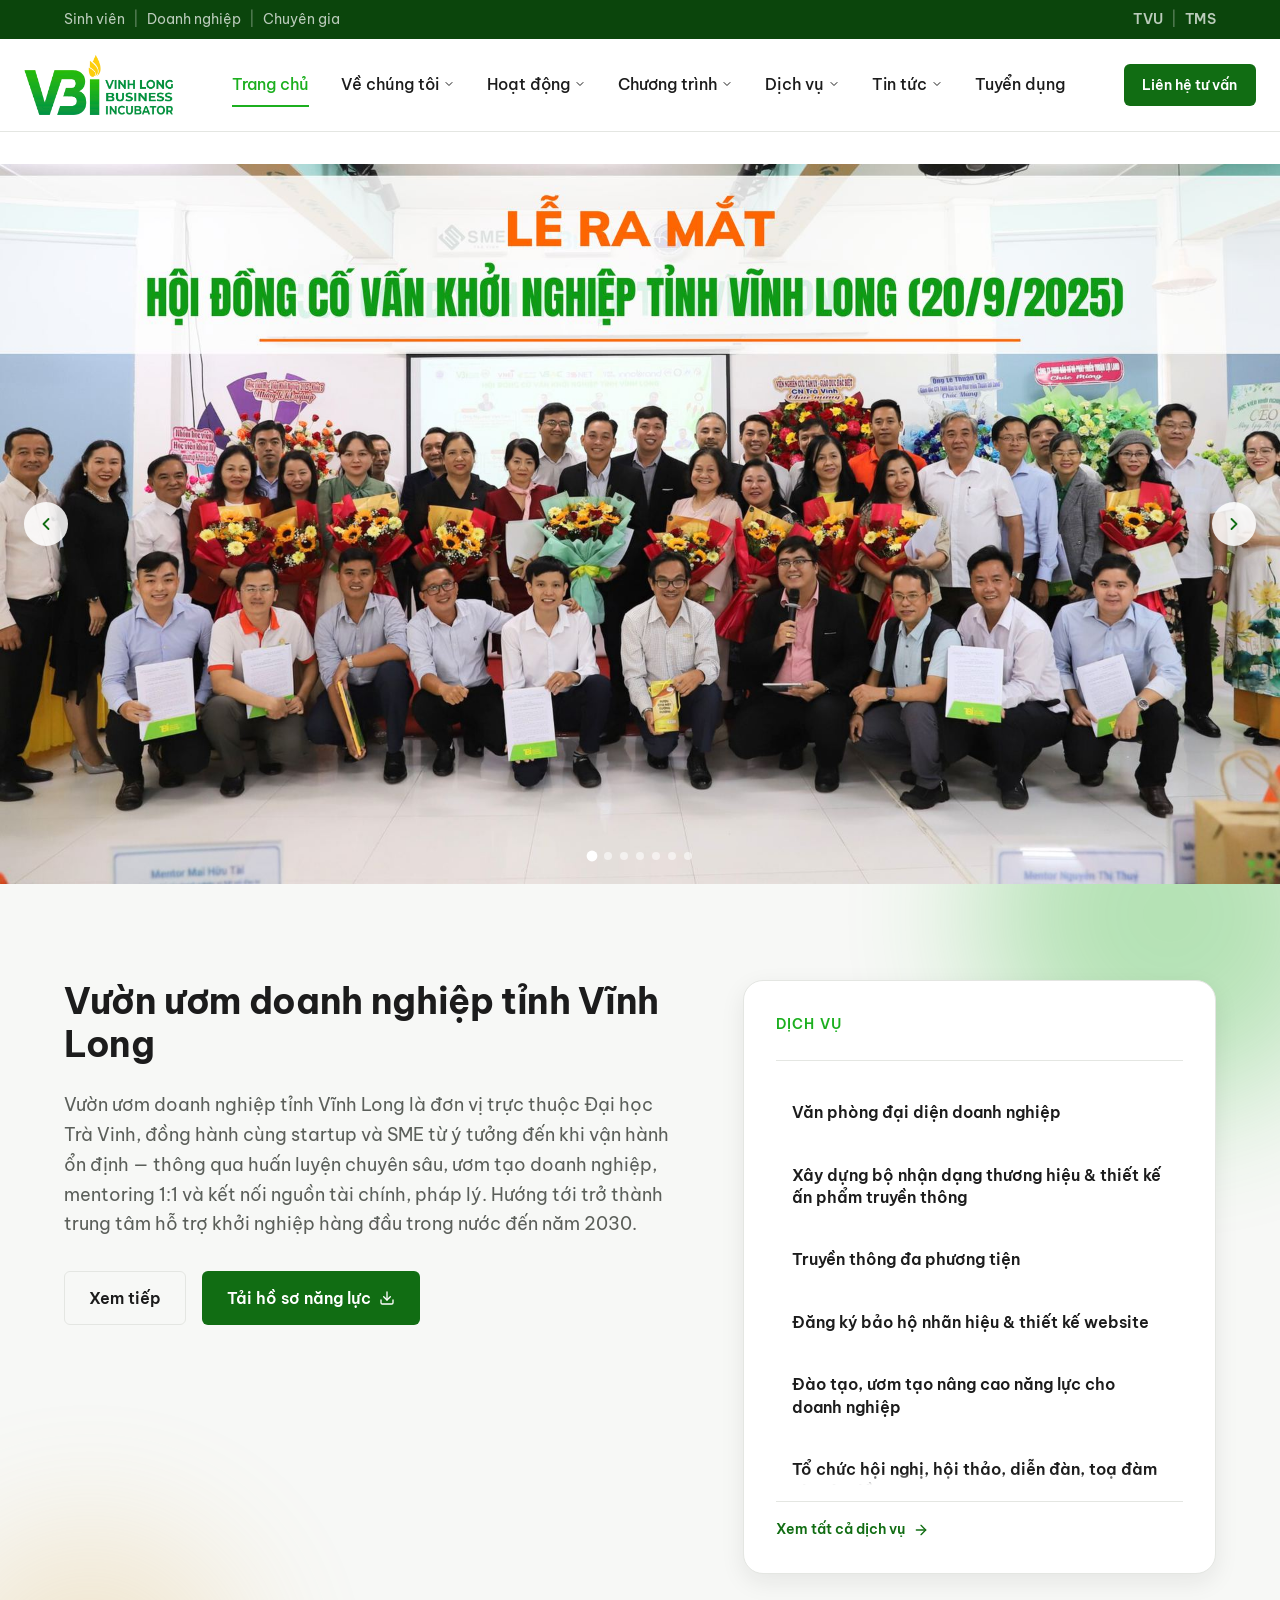
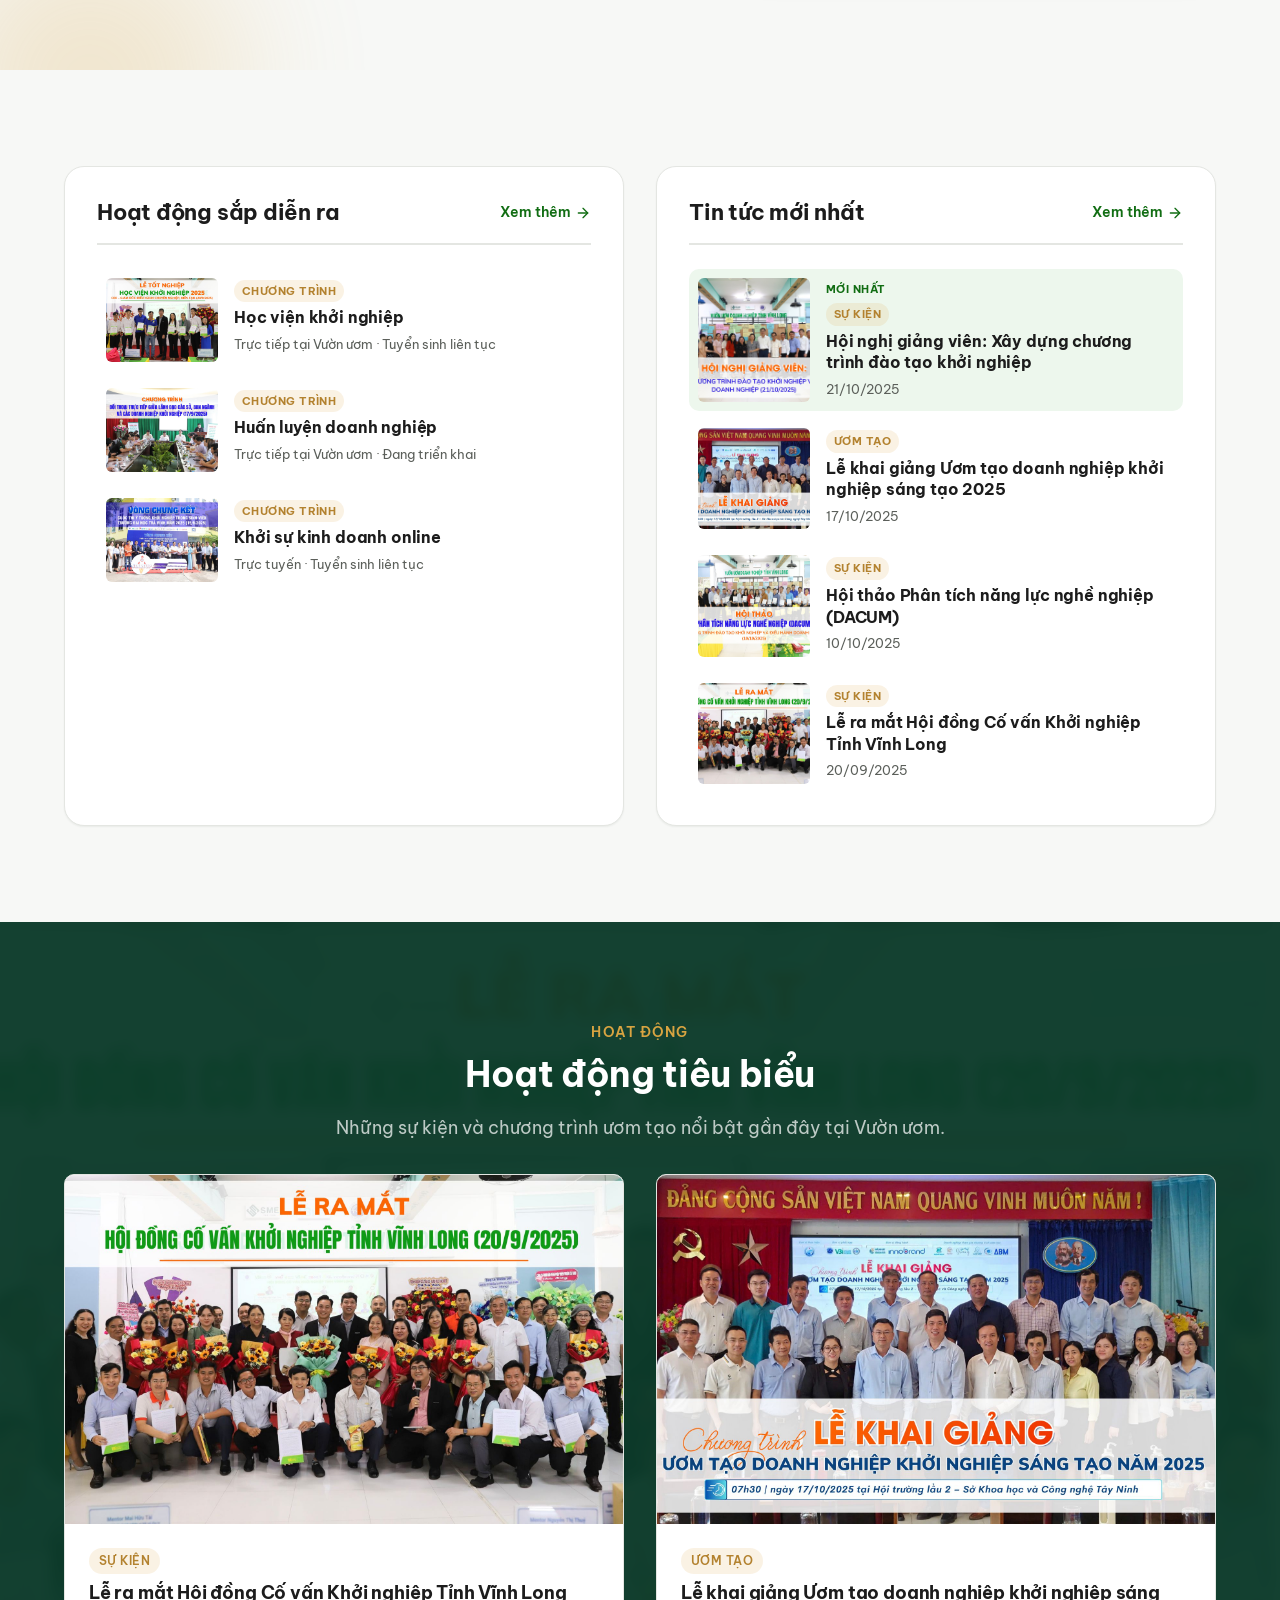
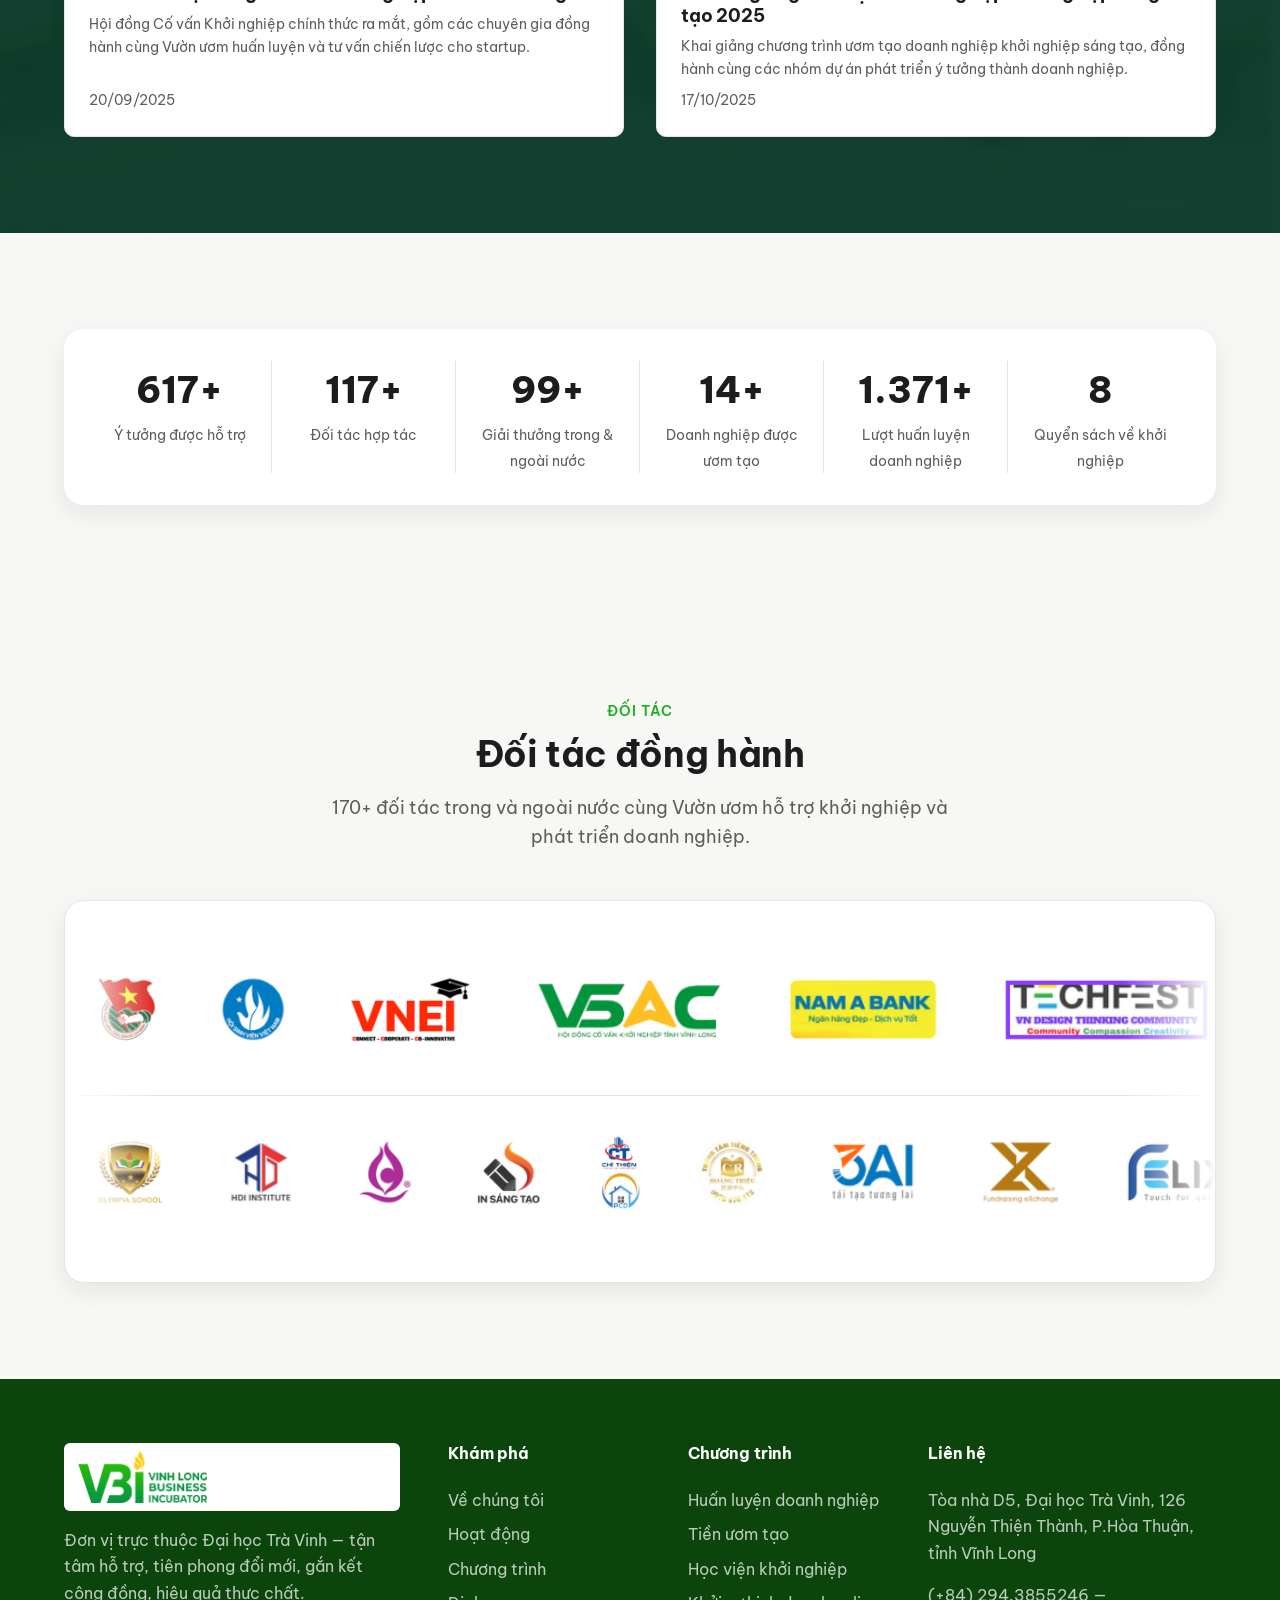
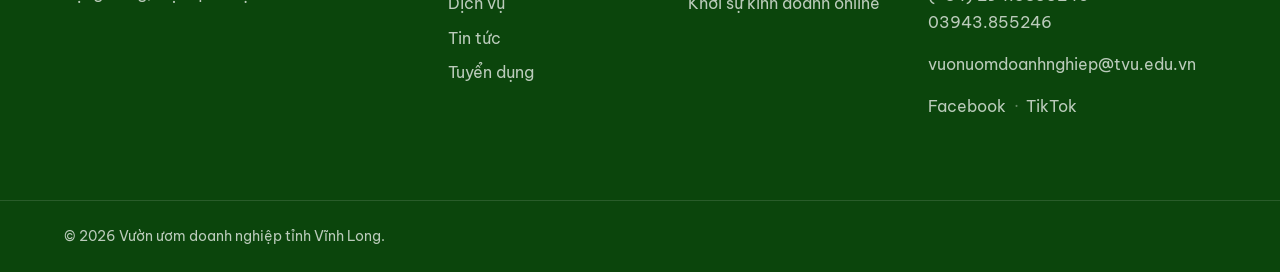
<file: index.html>
<!DOCTYPE html>
<html lang="vi">

<head>
  <meta charset="UTF-8" />
  <meta name="viewport" content="width=device-width, initial-scale=1.0" />
  <title>Vườn Ươm Doanh Nghiệp Tỉnh Vĩnh Long</title>
  <meta name="description"
    content="Vườn ươm doanh nghiệp tỉnh Vĩnh Long — đơn vị trực thuộc Đại học Trà Vinh, hỗ trợ khởi nghiệp và phát triển doanh nghiệp thông qua ươm tạo, huấn luyện, mentoring và kết nối nguồn lực." />
  <link rel="icon" type="image/png" href="assets/images/favicon-32.png" />

  <link rel="preconnect" href="https://fonts.googleapis.com" />
  <link rel="preconnect" href="https://fonts.gstatic.com" crossorigin />
  <link href="https://fonts.googleapis.com/css2?family=Be+Vietnam+Pro:wght@400;500;600;700;800&display=swap"
    rel="stylesheet" />

  <link rel="stylesheet" href="assets/css/base.css?v=20260708k" />
  <link rel="stylesheet" href="assets/css/layout.css?v=20260708k" />
  <link rel="stylesheet" href="assets/css/components.css?v=20260708k" />
</head>

<body>
  <a class="skip-link" href="#main">Bỏ qua đến nội dung chính</a>

  <header class="site-header" data-include="assets/partials/header.html"></header>

  <main id="main">
    <!-- HERO: carousel ảnh hoạt động thật -->
    <section class="hero-carousel" id="heroCarousel" aria-label="Ảnh hoạt động nổi bật" tabindex="0">
      <div class="hero-carousel__track" id="heroCarouselTrack">
        <div class="hero-carousel__slide"><img src="assets/images/hero/event-1.jpg"
            alt="Lễ ra mắt Hội đồng Cố vấn Khởi nghiệp Tỉnh Vĩnh Long, 20/09/2025" loading="eager" /></div>
        <div class="hero-carousel__slide"><img src="assets/images/hero/event-2.jpg"
            alt="Lễ tốt nghiệp Học viện Khởi nghiệp 2025, 20/09/2025" loading="lazy" /></div>
        <div class="hero-carousel__slide"><img src="assets/images/hero/event-3.jpg"
            alt="Vòng chung kết Cuộc thi Ý tưởng khởi nghiệp trong sinh viên Đại học Trà Vinh 2025, 15/09/2025"
            loading="lazy" /></div>
        <div class="hero-carousel__slide"><img src="assets/images/hero/event-4.jpg"
            alt="Hội thảo Phân tích năng lực nghề nghiệp (DACUM), 10/10/2025" loading="lazy" /></div>
        <div class="hero-carousel__slide"><img src="assets/images/hero/event-6.jpg"
            alt="Chương trình đối thoại giữa lãnh đạo sở, ban ngành và doanh nghiệp khởi nghiệp, 17/09/2025"
            loading="lazy" /></div>
        <div class="hero-carousel__slide"><img src="assets/images/hero/event-7.jpg"
            alt="Lễ khai giảng Ươm tạo doanh nghiệp khởi nghiệp sáng tạo 2025, 17/10/2025" loading="lazy" /></div>
        <div class="hero-carousel__slide"><img src="assets/images/hero/event-8.jpg"
            alt="Hội nghị giảng viên xây dựng chương trình đào tạo khởi nghiệp, 21/10/2025" loading="lazy" /></div>
      </div>

      <button type="button" class="hero-carousel__btn hero-carousel__btn--prev" id="heroPrev" aria-label="Ảnh trước">
        <svg viewBox="0 0 24 24" fill="none" stroke="currentColor" stroke-width="2.2" stroke-linecap="round"
          stroke-linejoin="round">
          <path d="m15 18-6-6 6-6" />
        </svg>
      </button>
      <button type="button" class="hero-carousel__btn hero-carousel__btn--next" id="heroNext"
        aria-label="Ảnh tiếp theo">
        <svg viewBox="0 0 24 24" fill="none" stroke="currentColor" stroke-width="2.2" stroke-linecap="round"
          stroke-linejoin="round">
          <path d="m9 18 6-6-6-6" />
        </svg>
      </button>

      <div class="hero-carousel__dots" id="heroDots" role="tablist" aria-label="Chọn ảnh"></div>
    </section>

    <!-- HERO: giới thiệu vườn ươm -->
    <section class="hero-intro">
      <span class="hero-intro__blob hero-intro__blob--one" aria-hidden="true"></span>
      <span class="hero-intro__blob hero-intro__blob--two" aria-hidden="true"></span>
      <div class="container">
        <div class="hero-intro__grid reveal">
          <div class="hero-intro__services">
            <span class="eyebrow">Dịch vụ</span>
            <div class="hero-intro__services-scroll">
              <a href="dich-vu.html" class="service-mini">
                <span class="service-mini__title">Văn phòng đại diện doanh nghiệp</span>
              </a>
              <a href="dich-vu.html#xay-dung-thuong-hieu" class="service-mini">
                <span class="service-mini__title">Xây dựng bộ nhận dạng thương hiệu &amp; thiết kế ấn phẩm truyền
                  thông</span>
              </a>
              <a href="dich-vu.html#truyen-thong" class="service-mini">
                <span class="service-mini__title">Truyền thông đa phương tiện</span>
              </a>
              <a href="dich-vu.html#thiet-ke-website" class="service-mini">
                <span class="service-mini__title">Đăng ký bảo hộ nhãn hiệu &amp; thiết kế website</span>
              </a>
              <a href="dich-vu.html#dao-tao" class="service-mini">
                <span class="service-mini__title">Đào tạo, ươm tạo nâng cao năng lực cho doanh nghiệp</span>
              </a>
              <a href="dich-vu.html#to-chuc-su-kien" class="service-mini">
                <span class="service-mini__title">Tổ chức hội nghị, hội thảo, diễn đàn, toạ đàm chuyên đề</span>
              </a>
            </div>
            <a href="dich-vu.html" class="hero-intro__services-more">Xem tất cả dịch vụ
              <svg viewBox="0 0 24 24" fill="none" stroke="currentColor" stroke-width="2" stroke-linecap="round"
                stroke-linejoin="round">
                <path d="M5 12h14" />
                <path d="m12 5 7 7-7 7" />
              </svg>
            </a>
          </div>

          <div class="hero-intro__content">
            <h1>Vườn ươm doanh nghiệp tỉnh Vĩnh Long</h1>
            <p class="hero__lead">Vườn ươm doanh nghiệp tỉnh Vĩnh Long là đơn vị trực thuộc Đại học Trà Vinh, đồng hành
              cùng startup và SME từ ý tưởng đến khi vận hành ổn định — thông qua huấn luyện chuyên sâu, ươm tạo doanh
              nghiệp, mentoring 1:1 và kết nối nguồn tài chính, pháp lý. Hướng tới trở thành trung tâm hỗ trợ khởi
              nghiệp hàng đầu trong nước đến năm 2030.</p>
            <div class="hero__actions">
              <a href="https://canva.link/e2jdh45irva1kex" target="_blank" rel="noopener" class="btn btn--outline">Xem tiếp</a>
              <a href="https://canva.link/e2jdh45irva1kex" target="_blank" rel="noopener" class="btn btn--primary">
                Tải hồ sơ năng lực
                <svg viewBox="0 0 24 24" fill="none" stroke="currentColor" stroke-width="2" stroke-linecap="round"
                  stroke-linejoin="round">
                  <path d="M21 15v4a2 2 0 0 1-2 2H5a2 2 0 0 1-2-2v-4" />
                  <polyline points="7 10 12 15 17 10" />
                  <line x1="12" y1="15" x2="12" y2="3" />
                </svg>
              </a>
            </div>
          </div>
        </div>
      </div>
    </section>

    <!-- HOẠT ĐỘNG & TIN TỨC (tự động chuyển theo ngày thật) -->
    <section class="section section--alt" id="tin-tuc">
      <div class="container">
        <div class="activity-news-split reveal">
          <div class="activity-news-split__col">
            <div class="activity-news-split__header">
              <h3>Hoạt động sắp diễn ra</h3>
              <a href="hoat-dong.html" class="activity-news-split__more">Xem thêm
                <svg viewBox="0 0 24 24" fill="none" stroke="currentColor" stroke-width="2" stroke-linecap="round"
                  stroke-linejoin="round">
                  <path d="M5 12h14" />
                  <path d="m12 5 7 7-7 7" />
                </svg>
              </a>
            </div>
            <div class="activity-news-split__list" id="activityColumn"></div>
          </div>

          <div class="activity-news-split__col">
            <div class="activity-news-split__header">
              <h3>Tin tức mới nhất</h3>
              <a href="tin-tuc.html" class="activity-news-split__more">Xem thêm
                <svg viewBox="0 0 24 24" fill="none" stroke="currentColor" stroke-width="2" stroke-linecap="round"
                  stroke-linejoin="round">
                  <path d="M5 12h14" />
                  <path d="m12 5 7 7-7 7" />
                </svg>
              </a>
            </div>
            <div class="activity-news-split__list" id="newsColumn"></div>
          </div>
        </div>

        <!-- Nguồn dữ liệu gộp: JS (initActivityNewsSplit) đọc data-event-date, so với ngày hôm nay
             rồi phân vào cột Hoạt động (còn hạn/không có ngày) hoặc Tin tức (đã qua ngày), mới nhất trước. -->
        <div id="eventsPool" hidden>
          <a href="chuong-trinh.html#hoc-vien-khoi-nghiep" class="event-card">
            <span class="event-card__media"><img src="assets/images/hero/event-2.jpg" alt="" loading="lazy" /></span>
            <span class="event-card__body">
              <span class="event-card__tag">Chương trình</span>
              <h4>Học viện khởi nghiệp</h4>
              <span class="event-card__meta">Trực tiếp tại Vườn ươm · Tuyển sinh liên tục</span>
            </span>
          </a>

          <a href="chuong-trinh.html#huan-luyen-doanh-nghiep" class="event-card">
            <span class="event-card__media"><img src="assets/images/hero/event-6.jpg" alt="" loading="lazy" /></span>
            <span class="event-card__body">
              <span class="event-card__tag">Chương trình</span>
              <h4>Huấn luyện doanh nghiệp</h4>
              <span class="event-card__meta">Trực tiếp tại Vườn ươm · Đang triển khai</span>
            </span>
          </a>

          <a href="chuong-trinh.html#khoi-su-kinh-doanh-online" class="event-card">
            <span class="event-card__media"><img src="assets/images/hero/event-3.jpg" alt="" loading="lazy" /></span>
            <span class="event-card__body">
              <span class="event-card__tag">Chương trình</span>
              <h4>Khởi sự kinh doanh online</h4>
              <span class="event-card__meta">Trực tuyến · Tuyển sinh liên tục</span>
            </span>
          </a>

          <a href="tin-tuc.html#tin-hoi-nghi-giang-vien" class="event-card" data-event-date="2025-10-21">
            <span class="event-card__media"><img src="assets/images/hero/event-8.jpg" alt="" loading="lazy" /></span>
            <span class="event-card__body">
              <span class="event-card__tag">Sự kiện</span>
              <h4>Hội nghị giảng viên: Xây dựng chương trình đào tạo khởi nghiệp</h4>
              <span class="event-card__meta">21/10/2025</span>
            </span>
          </a>

          <a href="tin-tuc.html#tin-khai-giang-uom-tao" class="event-card" data-event-date="2025-10-17">
            <span class="event-card__media"><img src="assets/images/hero/event-7.jpg" alt="" loading="lazy" /></span>
            <span class="event-card__body">
              <span class="event-card__tag">Ươm tạo</span>
              <h4>Lễ khai giảng Ươm tạo doanh nghiệp khởi nghiệp sáng tạo 2025</h4>
              <span class="event-card__meta">17/10/2025</span>
            </span>
          </a>

          <a href="tin-tuc.html#tin-dacum" class="event-card" data-event-date="2025-10-10">
            <span class="event-card__media"><img src="assets/images/hero/event-4.jpg" alt="" loading="lazy" /></span>
            <span class="event-card__body">
              <span class="event-card__tag">Sự kiện</span>
              <h4>Hội thảo Phân tích năng lực nghề nghiệp (DACUM)</h4>
              <span class="event-card__meta">10/10/2025</span>
            </span>
          </a>

          <a href="tin-tuc.html#tin-doi-thoai" class="event-card" data-event-date="2025-09-17">
            <span class="event-card__media"><img src="assets/images/hero/event-6.jpg" alt="" loading="lazy" /></span>
            <span class="event-card__body">
              <span class="event-card__tag">Sự kiện</span>
              <h4>Đối thoại giữa lãnh đạo sở, ban ngành và doanh nghiệp khởi nghiệp</h4>
              <span class="event-card__meta">17/09/2025</span>
            </span>
          </a>

          <a href="tin-tuc.html#tin-le-ra-mat-hoi-dong" class="event-card" data-event-date="2025-09-20">
            <span class="event-card__media"><img src="assets/images/hero/event-1.jpg" alt="" loading="lazy" /></span>
            <span class="event-card__body">
              <span class="event-card__tag">Sự kiện</span>
              <h4>Lễ ra mắt Hội đồng Cố vấn Khởi nghiệp Tỉnh Vĩnh Long</h4>
              <span class="event-card__meta">20/09/2025</span>
            </span>
          </a>

          <a href="tin-tuc.html#tin-tot-nghiep-hvkn" class="event-card" data-event-date="2025-09-20">
            <span class="event-card__media"><img src="assets/images/hero/event-2.jpg" alt="" loading="lazy" /></span>
            <span class="event-card__body">
              <span class="event-card__tag">Sự kiện</span>
              <h4>Lễ tốt nghiệp Học viện Khởi nghiệp 2025</h4>
              <span class="event-card__meta">20/09/2025</span>
            </span>
          </a>

          <a href="tin-tuc.html#tin-vong-chung-ket" class="event-card" data-event-date="2025-09-15">
            <span class="event-card__media"><img src="assets/images/hero/event-3.jpg" alt="" loading="lazy" /></span>
            <span class="event-card__body">
              <span class="event-card__tag">Sự kiện</span>
              <h4>Vòng chung kết Cuộc thi Ý tưởng khởi nghiệp trong sinh viên Đại học Trà Vinh 2025</h4>
              <span class="event-card__meta">15/09/2025</span>
            </span>
          </a>
        </div>
      </div>
    </section>

    <!-- HOẠT ĐỘNG TIÊU BIỂU -->
    <section class="featured-activities">
      <img src="assets/images/hero/event-1.jpg" alt="" class="featured-activities__bg" loading="lazy" />
      <span class="featured-activities__overlay" aria-hidden="true"></span>
      <div class="container featured-activities__inner reveal">
        <div class="section-head section-head--on-dark">
          <span class="eyebrow eyebrow--on-dark">Hoạt động</span>
          <h2>Hoạt động tiêu biểu</h2>
          <p>Những sự kiện và chương trình ươm tạo nổi bật gần đây tại Vườn ươm.</p>
        </div>

        <div class="featured-activities__grid">
          <a href="tin-tuc.html#tin-le-ra-mat-hoi-dong" class="news-card">
            <div class="news-card__media">
              <img src="assets/images/hero/event-1.jpg" alt="" loading="lazy"
                style="width:100%; height:100%; object-fit:cover; display:block;" />
            </div>
            <div class="news-card__body">
              <span class="news-card__tag">Sự kiện</span>
              <h3>Lễ ra mắt Hội đồng Cố vấn Khởi nghiệp Tỉnh Vĩnh Long</h3>
              <p>Hội đồng Cố vấn Khởi nghiệp chính thức ra mắt, gồm các chuyên gia đồng hành cùng Vườn ươm huấn luyện và
                tư vấn chiến lược cho startup.</p>
              <span class="news-card__meta">
                20/09/2025
              </span>
            </div>
          </a>

          <a href="tin-tuc.html#tin-khai-giang-uom-tao" class="news-card">
            <div class="news-card__media">
              <img src="assets/images/hero/event-7.jpg" alt="" loading="lazy"
                style="width:100%; height:100%; object-fit:cover; display:block;" />
            </div>
            <div class="news-card__body">
              <span class="news-card__tag">Ươm tạo</span>
              <h3>Lễ khai giảng Ươm tạo doanh nghiệp khởi nghiệp sáng tạo 2025</h3>
              <p>Khai giảng chương trình ươm tạo doanh nghiệp khởi nghiệp sáng tạo, đồng hành cùng các nhóm dự án phát
                triển ý tưởng thành doanh nghiệp.</p>
              <span class="news-card__meta">
                17/10/2025
              </span>
            </div>
          </a>
        </div>
      </div>
    </section>

    <!-- SỐ LIỆU -->
    <section class="stats">
      <div class="container section">
        <div class="stats-card reveal">
          <div class="stats-grid">
            <div class="stat">
              <strong data-count="900" data-suffix="+">0</strong>
              <span>Ý tưởng được hỗ trợ</span>
            </div>
            <div class="stat">
              <strong data-count="170" data-suffix="+">0</strong>
              <span>Đối tác hợp tác</span>
            </div>
            <div class="stat">
              <strong data-count="145" data-suffix="+">0</strong>
              <span>Giải thưởng trong &amp; ngoài nước</span>
            </div>
            <div class="stat">
              <strong data-count="21" data-suffix="+">0</strong>
              <span>Doanh nghiệp được ươm tạo</span>
            </div>
            <div class="stat">
              <strong data-count="2000" data-suffix="+">0</strong>
              <span>Lượt huấn luyện doanh nghiệp</span>
            </div>
            <div class="stat">
              <strong data-count="12">0</strong>
              <span>Quyển sách về khởi nghiệp</span>
            </div>
          </div>
        </div>
      </div>
    </section>

    <!-- ĐỐI TÁC -->
    <section class="section section--alt" id="doi-tac">
      <div class="container">
        <div class="section-head reveal" style="text-align:center; max-width:640px; margin-inline:auto;">
          <span class="eyebrow">Đối tác</span>
          <h2>Đối tác đồng hành</h2>
          <p>170+ đối tác trong và ngoài nước cùng Vườn ươm hỗ trợ khởi nghiệp và phát triển doanh nghiệp.</p>
        </div>

        <div class="partners-wall reveal">
          <div class="partners-marquee">
            <div class="partners-marquee__track" id="partnersTrackA">
              <span class="partners-marquee__logo"><img src="assets/images/partners/partner-01.png" alt=""
                  loading="lazy" /></span>
              <span class="partners-marquee__logo"><img src="assets/images/partners/partner-02.png" alt=""
                  loading="lazy" /></span>
              <span class="partners-marquee__logo"><img src="assets/images/partners/partner-03.png" alt=""
                  loading="lazy" /></span>
              <span class="partners-marquee__logo"><img src="assets/images/partners/partner-04.png" alt=""
                  loading="lazy" /></span>
              <span class="partners-marquee__logo"><img src="assets/images/partners/partner-05.png" alt=""
                  loading="lazy" /></span>
              <span class="partners-marquee__logo"><img src="assets/images/partners/partner-06.png" alt=""
                  loading="lazy" /></span>
              <span class="partners-marquee__logo"><img src="assets/images/partners/partner-07.png" alt=""
                  loading="lazy" /></span>
              <span class="partners-marquee__logo"><img src="assets/images/partners/partner-08.png" alt=""
                  loading="lazy" /></span>
              <span class="partners-marquee__logo"><img src="assets/images/partners/partner-09.png" alt=""
                  loading="lazy" /></span>
              <span class="partners-marquee__logo"><img src="assets/images/partners/partner-10.png" alt=""
                  loading="lazy" /></span>
              <span class="partners-marquee__logo"><img src="assets/images/partners/partner-11.png" alt=""
                  loading="lazy" /></span>
              <span class="partners-marquee__logo"><img src="assets/images/partners/partner-12.png" alt=""
                  loading="lazy" /></span>
              <span class="partners-marquee__logo"><img src="assets/images/partners/partner-13.png" alt=""
                  loading="lazy" /></span>
              <span class="partners-marquee__logo"><img src="assets/images/partners/partner-14.png" alt=""
                  loading="lazy" /></span>
              <span class="partners-marquee__logo"><img src="assets/images/partners/partner-15.png" alt=""
                  loading="lazy" /></span>
              <span class="partners-marquee__logo"><img src="assets/images/partners/partner-16.png" alt=""
                  loading="lazy" /></span>
              <span class="partners-marquee__logo"><img src="assets/images/partners/partner-17.png" alt=""
                  loading="lazy" /></span>
              <span class="partners-marquee__logo"><img src="assets/images/partners/partner-18.png" alt=""
                  loading="lazy" /></span>
              <span class="partners-marquee__logo"><img src="assets/images/partners/partner-19.png" alt=""
                  loading="lazy" /></span>
              <span class="partners-marquee__logo"><img src="assets/images/partners/partner-20.png" alt=""
                  loading="lazy" /></span>
              <span class="partners-marquee__logo"><img src="assets/images/partners/partner-21.png" alt=""
                  loading="lazy" /></span>
              <span class="partners-marquee__logo"><img src="assets/images/partners/partner-22.png" alt=""
                  loading="lazy" /></span>
              <span class="partners-marquee__logo"><img src="assets/images/partners/partner-23.png" alt=""
                  loading="lazy" /></span>
              <span class="partners-marquee__logo"><img src="assets/images/partners/partner-24.png" alt=""
                  loading="lazy" /></span>
              <span class="partners-marquee__logo"><img src="assets/images/partners/partner-25.png" alt=""
                  loading="lazy" /></span>
              <span class="partners-marquee__logo"><img src="assets/images/partners/partner-26.png" alt=""
                  loading="lazy" /></span>
              <span class="partners-marquee__logo"><img src="assets/images/partners/partner-27.png" alt=""
                  loading="lazy" /></span>
              <span class="partners-marquee__logo"><img src="assets/images/partners/partner-28.png" alt=""
                  loading="lazy" /></span>
              <span class="partners-marquee__logo"><img src="assets/images/partners/partner-29.png" alt=""
                  loading="lazy" /></span>
              <span class="partners-marquee__logo"><img src="assets/images/partners/partner-30.png" alt=""
                  loading="lazy" /></span>
              <span class="partners-marquee__logo"><img src="assets/images/partners/partner-31.png" alt=""
                  loading="lazy" /></span>
              <span class="partners-marquee__logo"><img src="assets/images/partners/partner-32.png" alt=""
                  loading="lazy" /></span>
              <span class="partners-marquee__logo"><img src="assets/images/partners/partner-33.png" alt=""
                  loading="lazy" /></span>
              <span class="partners-marquee__logo"><img src="assets/images/partners/partner-34.png" alt=""
                  loading="lazy" /></span>
              <span class="partners-marquee__logo"><img src="assets/images/partners/partner-35.png" alt=""
                  loading="lazy" /></span>
              <span class="partners-marquee__logo"><img src="assets/images/partners/partner-36.png" alt=""
                  loading="lazy" /></span>
              <span class="partners-marquee__logo"><img src="assets/images/partners/partner-37.png" alt=""
                  loading="lazy" /></span>
              <span class="partners-marquee__logo"><img src="assets/images/partners/partner-38.png" alt=""
                  loading="lazy" /></span>
              <span class="partners-marquee__logo"><img src="assets/images/partners/partner-39.png" alt=""
                  loading="lazy" /></span>
              <span class="partners-marquee__logo"><img src="assets/images/partners/partner-40.png" alt=""
                  loading="lazy" /></span>
              <span class="partners-marquee__logo"><img src="assets/images/partners/partner-41.png" alt=""
                  loading="lazy" /></span>
              <span class="partners-marquee__logo"><img src="assets/images/partners/partner-42.png" alt=""
                  loading="lazy" /></span>
              <span class="partners-marquee__logo"><img src="assets/images/partners/partner-43.png" alt=""
                  loading="lazy" /></span>
            </div>
          </div>
          <div class="partners-marquee partners-marquee--reverse">
            <div class="partners-marquee__track" id="partnersTrackB">
              <span class="partners-marquee__logo"><img src="assets/images/partners/partner-44.png" alt=""
                  loading="lazy" /></span>
              <span class="partners-marquee__logo"><img src="assets/images/partners/partner-45.png" alt=""
                  loading="lazy" /></span>
              <span class="partners-marquee__logo"><img src="assets/images/partners/partner-46.png" alt=""
                  loading="lazy" /></span>
              <span class="partners-marquee__logo"><img src="assets/images/partners/partner-47.png" alt=""
                  loading="lazy" /></span>
              <span class="partners-marquee__logo"><img src="assets/images/partners/partner-48.png" alt=""
                  loading="lazy" /></span>
              <span class="partners-marquee__logo"><img src="assets/images/partners/partner-49.png" alt=""
                  loading="lazy" /></span>
              <span class="partners-marquee__logo"><img src="assets/images/partners/partner-50.png" alt=""
                  loading="lazy" /></span>
              <span class="partners-marquee__logo"><img src="assets/images/partners/partner-51.png" alt=""
                  loading="lazy" /></span>
              <span class="partners-marquee__logo"><img src="assets/images/partners/partner-52.png" alt=""
                  loading="lazy" /></span>
              <span class="partners-marquee__logo"><img src="assets/images/partners/partner-53.png" alt=""
                  loading="lazy" /></span>
              <span class="partners-marquee__logo"><img src="assets/images/partners/partner-54.png" alt=""
                  loading="lazy" /></span>
              <span class="partners-marquee__logo"><img src="assets/images/partners/partner-55.png" alt=""
                  loading="lazy" /></span>
              <span class="partners-marquee__logo"><img src="assets/images/partners/partner-56.png" alt=""
                  loading="lazy" /></span>
              <span class="partners-marquee__logo"><img src="assets/images/partners/partner-57.png" alt=""
                  loading="lazy" /></span>
              <span class="partners-marquee__logo"><img src="assets/images/partners/partner-58.png" alt=""
                  loading="lazy" /></span>
              <span class="partners-marquee__logo"><img src="assets/images/partners/partner-59.png" alt=""
                  loading="lazy" /></span>
              <span class="partners-marquee__logo"><img src="assets/images/partners/partner-60.png" alt=""
                  loading="lazy" /></span>
              <span class="partners-marquee__logo"><img src="assets/images/partners/partner-61.png" alt=""
                  loading="lazy" /></span>
              <span class="partners-marquee__logo"><img src="assets/images/partners/partner-62.png" alt=""
                  loading="lazy" /></span>
              <span class="partners-marquee__logo"><img src="assets/images/partners/partner-63.png" alt=""
                  loading="lazy" /></span>
              <span class="partners-marquee__logo"><img src="assets/images/partners/partner-64.png" alt=""
                  loading="lazy" /></span>
              <span class="partners-marquee__logo"><img src="assets/images/partners/partner-65.png" alt=""
                  loading="lazy" /></span>
              <span class="partners-marquee__logo"><img src="assets/images/partners/partner-66.png" alt=""
                  loading="lazy" /></span>
              <span class="partners-marquee__logo"><img src="assets/images/partners/partner-67.png" alt=""
                  loading="lazy" /></span>
              <span class="partners-marquee__logo"><img src="assets/images/partners/partner-68.png" alt=""
                  loading="lazy" /></span>
              <span class="partners-marquee__logo"><img src="assets/images/partners/partner-69.png" alt=""
                  loading="lazy" /></span>
              <span class="partners-marquee__logo"><img src="assets/images/partners/partner-70.png" alt=""
                  loading="lazy" /></span>
              <span class="partners-marquee__logo"><img src="assets/images/partners/partner-71.png" alt=""
                  loading="lazy" /></span>
              <span class="partners-marquee__logo"><img src="assets/images/partners/partner-72.png" alt=""
                  loading="lazy" /></span>
              <span class="partners-marquee__logo"><img src="assets/images/partners/partner-73.png" alt=""
                  loading="lazy" /></span>
              <span class="partners-marquee__logo"><img src="assets/images/partners/partner-74.png" alt=""
                  loading="lazy" /></span>
              <span class="partners-marquee__logo"><img src="assets/images/partners/partner-75.png" alt=""
                  loading="lazy" /></span>
              <span class="partners-marquee__logo"><img src="assets/images/partners/partner-76.png" alt=""
                  loading="lazy" /></span>
              <span class="partners-marquee__logo"><img src="assets/images/partners/partner-77.png" alt=""
                  loading="lazy" /></span>
              <span class="partners-marquee__logo"><img src="assets/images/partners/partner-78.png" alt=""
                  loading="lazy" /></span>
              <span class="partners-marquee__logo"><img src="assets/images/partners/partner-79.png" alt=""
                  loading="lazy" /></span>
              <span class="partners-marquee__logo"><img src="assets/images/partners/partner-80.png" alt=""
                  loading="lazy" /></span>
              <span class="partners-marquee__logo"><img src="assets/images/partners/partner-81.png" alt=""
                  loading="lazy" /></span>
              <span class="partners-marquee__logo"><img src="assets/images/partners/partner-82.png" alt=""
                  loading="lazy" /></span>
              <span class="partners-marquee__logo"><img src="assets/images/partners/partner-83.png" alt=""
                  loading="lazy" /></span>
              <span class="partners-marquee__logo"><img src="assets/images/partners/partner-84.png" alt=""
                  loading="lazy" /></span>
              <span class="partners-marquee__logo"><img src="assets/images/partners/partner-85.png" alt=""
                  loading="lazy" /></span>
              <span class="partners-marquee__logo"><img src="assets/images/partners/partner-86.png" alt=""
                  loading="lazy" /></span>
            </div>
          </div>
        </div>
      </div>
    </section>
  </main>

  <footer class="site-footer" data-include="assets/partials/footer.html"></footer>

  <button id="backToTop" class="back-to-top" aria-label="Lên đầu trang">
    <svg viewBox="0 0 24 24" fill="none" stroke="currentColor" stroke-width="2" stroke-linecap="round"
      stroke-linejoin="round">
      <path d="M12 19V5" />
      <path d="m5 12 7-7 7 7" />
    </svg>
  </button>

  <script src="assets/js/main.js?v=20260708k"></script>
  <script src="assets/js/scroll-reveal.js?v=20260708k"></script>
</body>

</html>
</file>
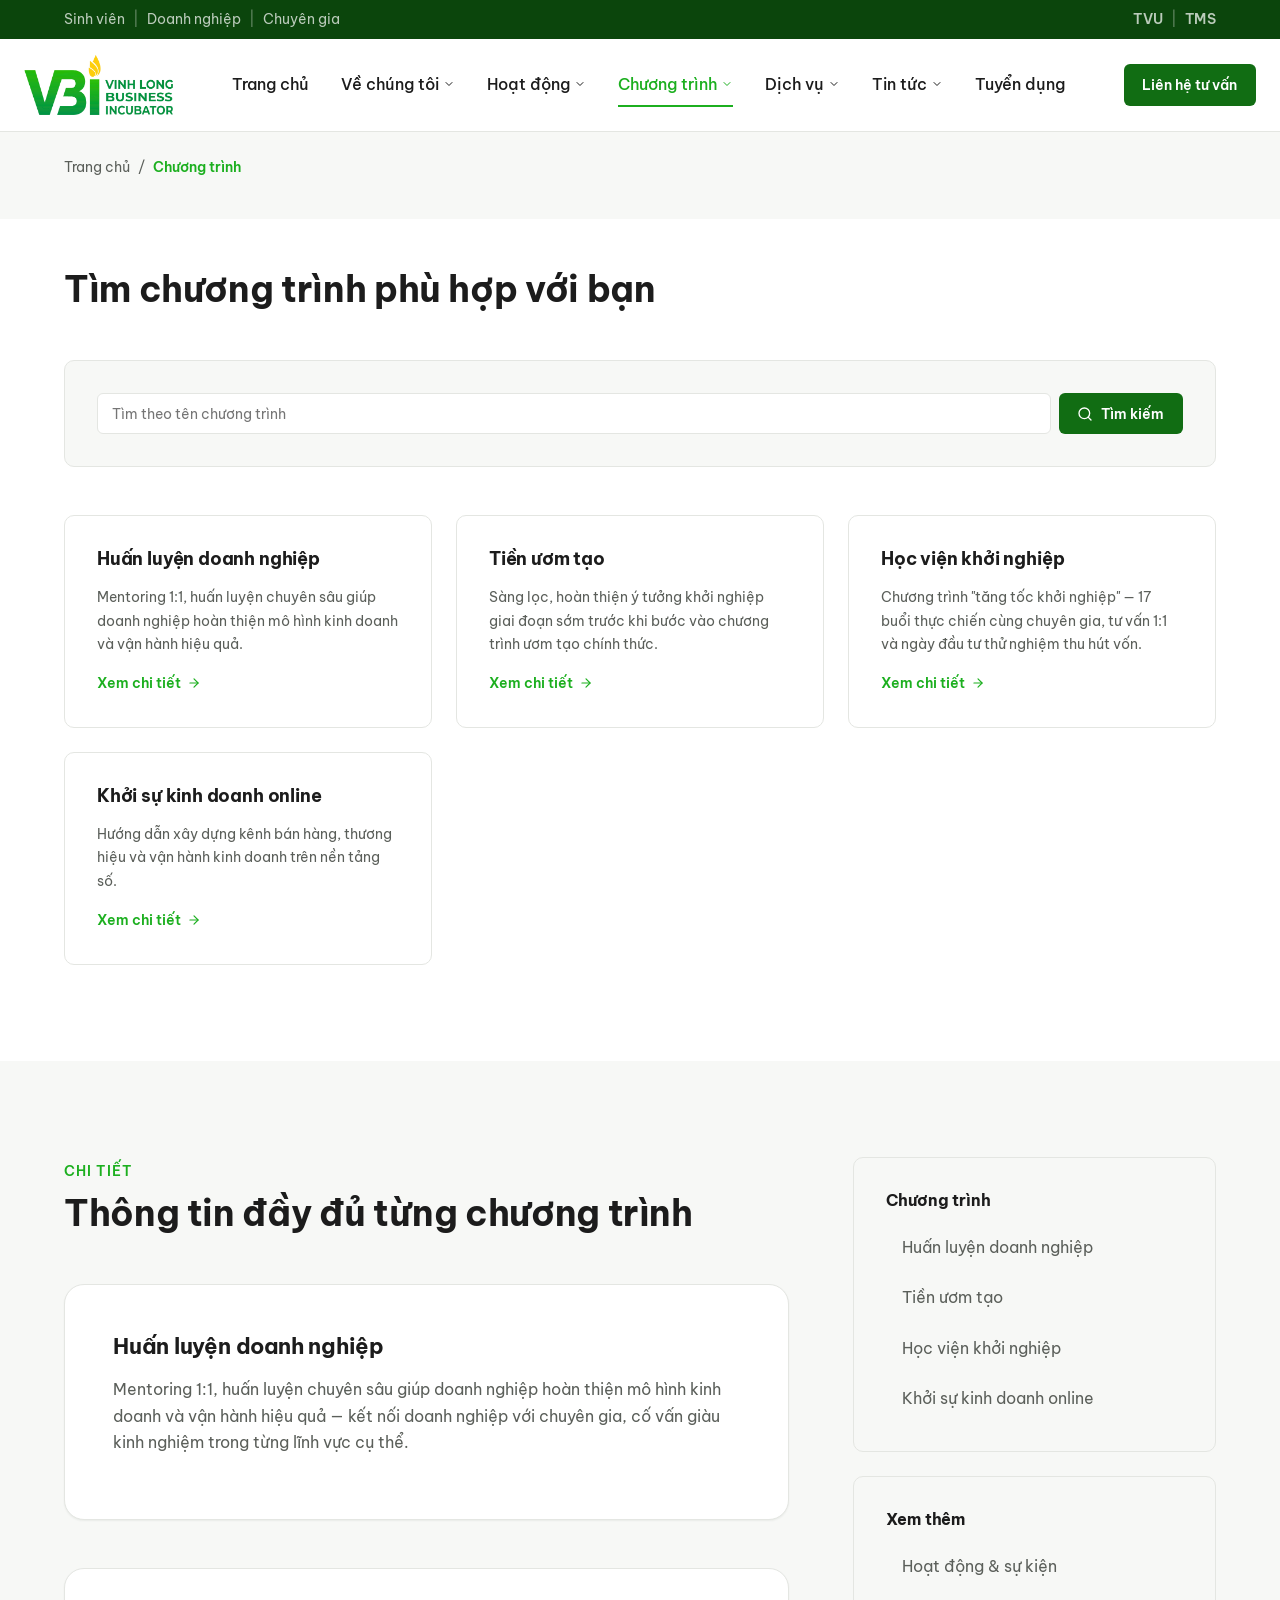
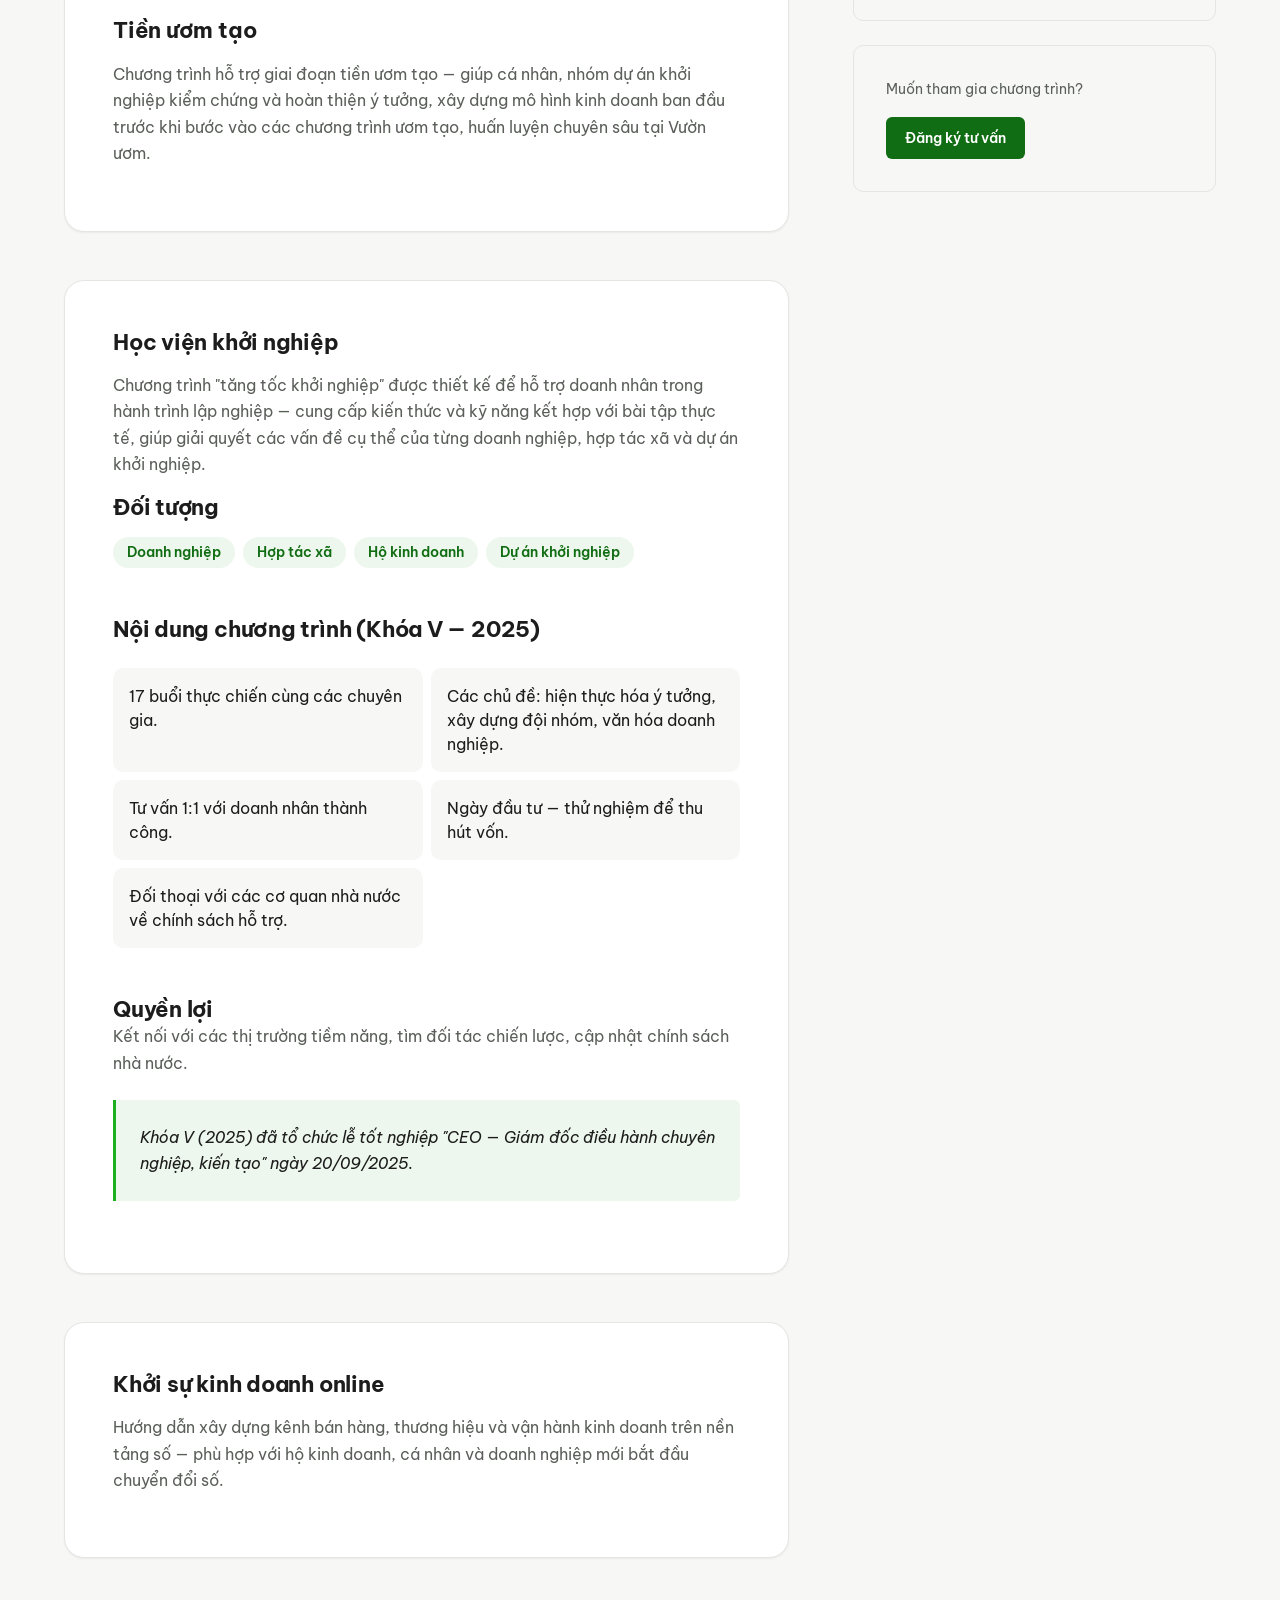
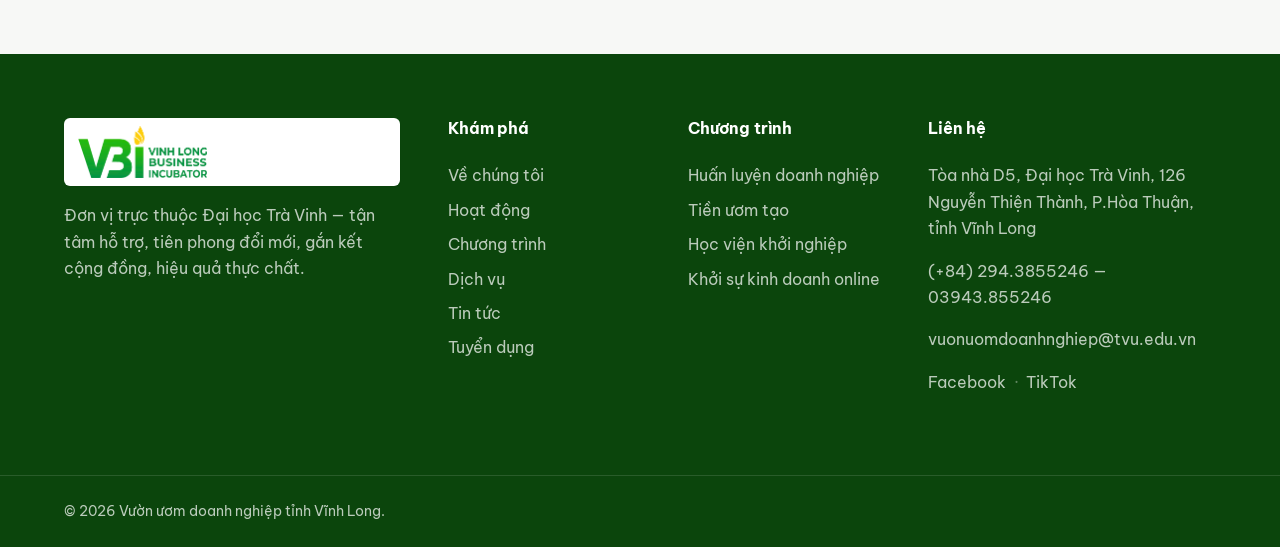
<file: chuong-trinh.html>
<!DOCTYPE html>
<html lang="vi">

<head>
  <meta charset="UTF-8" />
  <meta name="viewport" content="width=device-width, initial-scale=1.0" />
  <title>Chương trình — Vườn Ươm Doanh Nghiệp Tỉnh Vĩnh Long</title>
  <meta name="description"
    content="Các chương trình đào tạo và hỗ trợ doanh nghiệp của Vườn Ươm Doanh Nghiệp Tỉnh Vĩnh Long: Huấn luyện doanh nghiệp, Tiền ươm tạo, Học viện khởi nghiệp, Khởi sự kinh doanh online." />
  <link rel="icon" type="image/png" href="assets/images/favicon-32.png" />

  <link rel="preconnect" href="https://fonts.googleapis.com" />
  <link rel="preconnect" href="https://fonts.gstatic.com" crossorigin />
  <link href="https://fonts.googleapis.com/css2?family=Be+Vietnam+Pro:wght@400;500;600;700;800&display=swap"
    rel="stylesheet" />

  <link rel="stylesheet" href="assets/css/base.css?v=20260708k" />
  <link rel="stylesheet" href="assets/css/layout.css?v=20260708k" />
  <link rel="stylesheet" href="assets/css/components.css?v=20260708k" />
</head>

<body>
  <a class="skip-link" href="#main">Bỏ qua đến nội dung chính</a>

  <header class="site-header" data-include="assets/partials/header.html"></header>

  <main id="main">
    <section class="page-hero">
      <div class="container">
        <div class="breadcrumb">
          <a href="index.html">Trang chủ</a>
          <span>/</span>
          <span class="breadcrumb__current">Chương trình</span>
        </div>
      </div>
    </section>

    <section class="section" id="chuong-trinh-tong-quan">
      <div class="container">
        <div class="section-head reveal">
          <h2>Tìm chương trình phù hợp với bạn</h2>
        </div>

        <div class="filter-bar reveal">
          <div class="filter-search" style="flex: 1;">
            <input type="search" id="programSearch" placeholder="Tìm theo tên chương trình"
              aria-label="Tìm theo tên chương trình" />
            <button type="button" id="programSearchBtn" class="btn btn--primary btn--sm">
              <svg viewBox="0 0 24 24" fill="none" stroke="currentColor" stroke-width="2" stroke-linecap="round"
                stroke-linejoin="round">
                <circle cx="11" cy="11" r="8" />
                <path d="m21 21-4.3-4.3" />
              </svg>
              Tìm kiếm
            </button>
          </div>
        </div>

        <div class="program-grid reveal" id="programGrid">
          <a href="#huan-luyen-doanh-nghiep" class="program-card" data-title="huấn luyện doanh nghiệp">
            <h3>Huấn luyện doanh nghiệp</h3>
            <p>Mentoring 1:1, huấn luyện chuyên sâu giúp doanh nghiệp hoàn thiện mô hình kinh doanh và vận hành hiệu
              quả.</p>
            <span class="program-card__link">Xem chi tiết
              <svg viewBox="0 0 24 24" fill="none" stroke="currentColor" stroke-width="2" stroke-linecap="round"
                stroke-linejoin="round">
                <path d="M5 12h14" />
                <path d="m12 5 7 7-7 7" />
              </svg>
            </span>
          </a>

          <a href="#tien-uom-tao" class="program-card" data-title="tiền ươm tạo">
            <h3>Tiền ươm tạo</h3>
            <p>Sàng lọc, hoàn thiện ý tưởng khởi nghiệp giai đoạn sớm trước khi bước vào chương trình ươm tạo chính
              thức.</p>
            <span class="program-card__link">Xem chi tiết
              <svg viewBox="0 0 24 24" fill="none" stroke="currentColor" stroke-width="2" stroke-linecap="round"
                stroke-linejoin="round">
                <path d="M5 12h14" />
                <path d="m12 5 7 7-7 7" />
              </svg>
            </span>
          </a>

          <a href="#hoc-vien-khoi-nghiep" class="program-card" data-title="học viện khởi nghiệp khóa v 2025">
            <h3>Học viện khởi nghiệp</h3>
            <p>Chương trình "tăng tốc khởi nghiệp" — 17 buổi thực chiến cùng chuyên gia, tư vấn 1:1 và ngày đầu tư thử
              nghiệm thu hút vốn.</p>
            <span class="program-card__link">Xem chi tiết
              <svg viewBox="0 0 24 24" fill="none" stroke="currentColor" stroke-width="2" stroke-linecap="round"
                stroke-linejoin="round">
                <path d="M5 12h14" />
                <path d="m12 5 7 7-7 7" />
              </svg>
            </span>
          </a>

          <a href="#khoi-su-kinh-doanh-online" class="program-card" data-title="khởi sự kinh doanh online">
            <h3>Khởi sự kinh doanh online</h3>
            <p>Hướng dẫn xây dựng kênh bán hàng, thương hiệu và vận hành kinh doanh trên nền tảng số.</p>
            <span class="program-card__link">Xem chi tiết
              <svg viewBox="0 0 24 24" fill="none" stroke="currentColor" stroke-width="2" stroke-linecap="round"
                stroke-linejoin="round">
                <path d="M5 12h14" />
                <path d="m12 5 7 7-7 7" />
              </svg>
            </span>
          </a>

        </div>

        <div class="activity-empty" id="programEmpty">
          <p>Không tìm thấy chương trình phù hợp. Vui lòng thử từ khóa khác hoặc <a href="lien-he.html"
              style="color:var(--color-primary); font-weight:600;">liên hệ</a> để được tư vấn.</p>
        </div>
      </div>
    </section>

    <section class="section section--alt" id="chuong-trinh-chi-tiet">
      <div class="container content-layout">
        <div class="content-main">
          <div class="section-head reveal" style="margin-bottom: var(--space-6);">
            <span class="eyebrow">Chi tiết</span>
            <h2>Thông tin đầy đủ từng chương trình</h2>
          </div>

          <div class="prose about-panel program-detail reveal" id="huan-luyen-doanh-nghiep">
            <h2>Huấn luyện doanh nghiệp</h2>
            <p>Mentoring 1:1, huấn luyện chuyên sâu giúp doanh nghiệp hoàn thiện mô hình kinh doanh và vận hành hiệu quả
              — kết nối doanh nghiệp với chuyên gia, cố vấn giàu kinh nghiệm trong từng lĩnh vực cụ thể.</p>
          </div>

          <div class="prose about-panel program-detail reveal" id="tien-uom-tao">
            <h2>Tiền ươm tạo</h2>
            <p>Chương trình hỗ trợ giai đoạn tiền ươm tạo — giúp cá nhân, nhóm dự án khởi nghiệp kiểm chứng và hoàn
              thiện ý tưởng, xây dựng mô hình kinh doanh ban đầu trước khi bước vào các chương trình ươm tạo, huấn luyện
              chuyên sâu tại Vườn ươm.</p>
          </div>

          <div class="prose about-panel program-detail reveal" id="hoc-vien-khoi-nghiep">
            <h2>Học viện khởi nghiệp</h2>
            <p>Chương trình "tăng tốc khởi nghiệp" được thiết kế để hỗ trợ doanh nhân trong hành trình lập nghiệp — cung
              cấp kiến thức và kỹ năng kết hợp với bài tập thực tế, giúp giải quyết các vấn đề cụ thể của từng doanh
              nghiệp, hợp tác xã và dự án khởi nghiệp.</p>

            <h3>Đối tượng</h3>
            <div class="tag-list">
              <span class="tag">Doanh nghiệp</span>
              <span class="tag">Hợp tác xã</span>
              <span class="tag">Hộ kinh doanh</span>
              <span class="tag">Dự án khởi nghiệp</span>
            </div>

            <h3 style="margin-top: var(--space-6);">Nội dung chương trình (Khóa V — 2025)</h3>
            <ul class="feature-list">
              <li class="reveal">
                17 buổi thực chiến cùng các chuyên gia.
              </li>
              <li class="reveal">
                Các chủ đề: hiện thực hóa ý tưởng, xây dựng đội nhóm, văn hóa doanh nghiệp.
              </li>
              <li class="reveal">
                Tư vấn 1:1 với doanh nhân thành công.
              </li>
              <li class="reveal">
                Ngày đầu tư — thử nghiệm để thu hút vốn.
              </li>
              <li class="reveal">
                Đối thoại với các cơ quan nhà nước về chính sách hỗ trợ.
              </li>
            </ul>

            <h3 style="margin-top: var(--space-6);">Quyền lợi</h3>
            <p>Kết nối với các thị trường tiềm năng, tìm đối tác chiến lược, cập nhật chính sách nhà nước.</p>

            <blockquote>Khóa V (2025) đã tổ chức lễ tốt nghiệp "CEO — Giám đốc điều hành chuyên nghiệp, kiến tạo" ngày
              20/09/2025.</blockquote>
          </div>

          <div class="prose about-panel program-detail reveal" id="khoi-su-kinh-doanh-online">
            <h2>Khởi sự kinh doanh online</h2>
            <p>Hướng dẫn xây dựng kênh bán hàng, thương hiệu và vận hành kinh doanh trên nền tảng số — phù hợp với hộ
              kinh doanh, cá nhân và doanh nghiệp mới bắt đầu chuyển đổi số.</p>
          </div>

        </div>

        <aside class="content-sidebar reveal">
          <div class="side-card">
            <h3>Chương trình</h3>
            <ul>
              <li><a href="#huan-luyen-doanh-nghiep">Huấn luyện doanh nghiệp</a></li>
              <li><a href="#tien-uom-tao">Tiền ươm tạo</a></li>
              <li><a href="#hoc-vien-khoi-nghiep">Học viện khởi nghiệp</a></li>
              <li><a href="#khoi-su-kinh-doanh-online">Khởi sự kinh doanh online</a></li>
            </ul>
          </div>
          <div class="side-card">
            <h3>Xem thêm</h3>
            <ul>
              <li><a href="hoat-dong.html">Hoạt động &amp; sự kiện</a></li>
            </ul>
          </div>
          <div class="side-card">
            <p style="color:var(--color-text-muted); font-size: var(--fs-sm); margin-bottom: var(--space-3);">Muốn tham
              gia chương trình?</p>
            <a href="lien-he.html" class="btn btn--primary btn--sm">Đăng ký tư vấn</a>
          </div>
        </aside>
      </div>
    </section>
  </main>

  <footer class="site-footer" data-include="assets/partials/footer.html"></footer>

  <button id="backToTop" class="back-to-top" aria-label="Lên đầu trang">
    <svg viewBox="0 0 24 24" fill="none" stroke="currentColor" stroke-width="2" stroke-linecap="round"
      stroke-linejoin="round">
      <path d="M12 19V5" />
      <path d="m5 12 7-7 7 7" />
    </svg>
  </button>

  <script src="assets/js/main.js?v=20260708k"></script>
  <script src="assets/js/scroll-reveal.js?v=20260708k"></script>
</body>

</html>
</file>
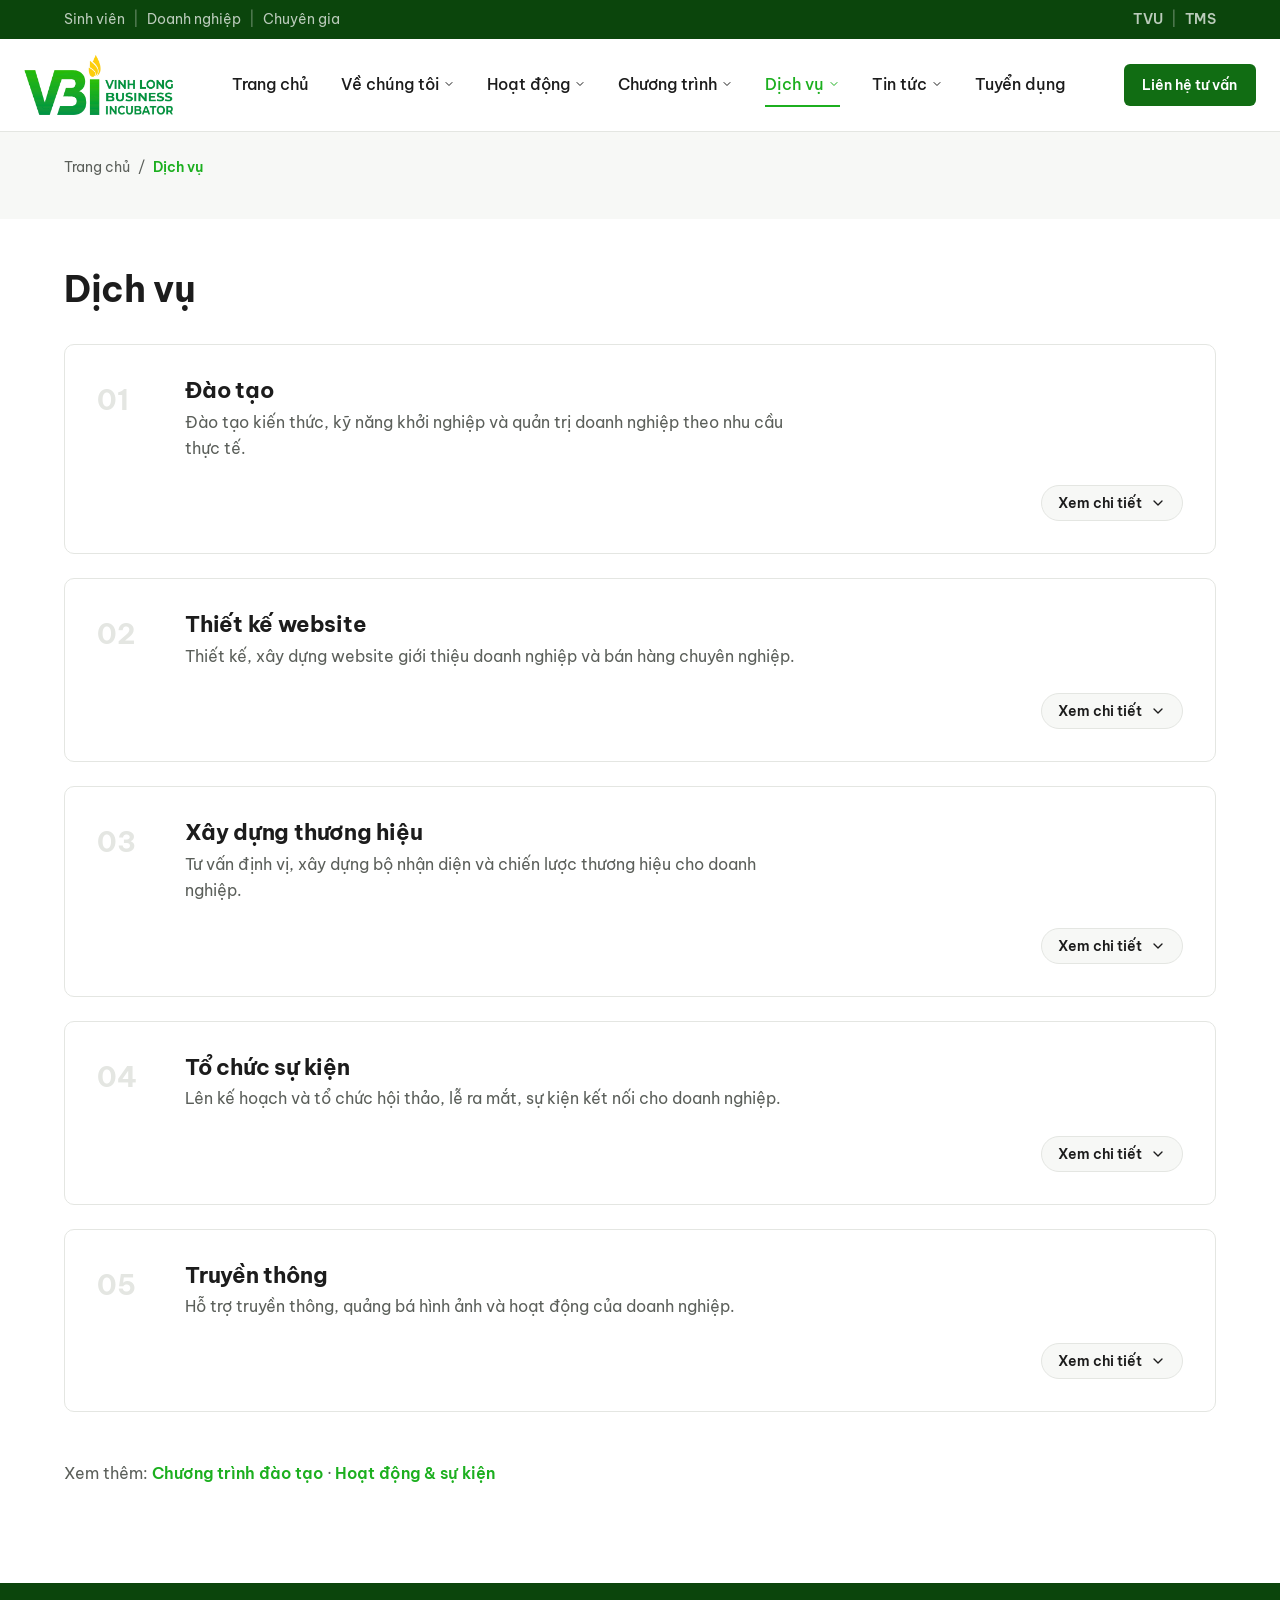
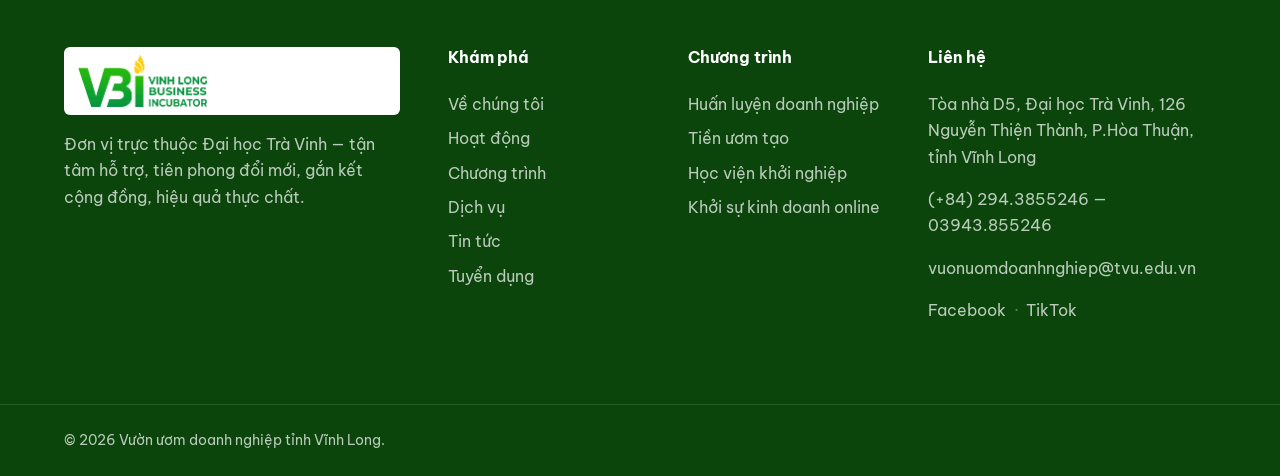
<file: dich-vu.html>
<!DOCTYPE html>
<html lang="vi">
<head>
  <meta charset="UTF-8" />
  <meta name="viewport" content="width=device-width, initial-scale=1.0" />
  <title>Dịch vụ — Vườn Ươm Doanh Nghiệp Tỉnh Vĩnh Long</title>
  <meta name="description" content="Dịch vụ hỗ trợ doanh nghiệp của Vườn Ươm Doanh Nghiệp Tỉnh Vĩnh Long: đào tạo, thiết kế website, xây dựng thương hiệu, tổ chức sự kiện, truyền thông." />
  <link rel="icon" type="image/png" href="assets/images/favicon-32.png" />

  <link rel="preconnect" href="https://fonts.googleapis.com" />
  <link rel="preconnect" href="https://fonts.gstatic.com" crossorigin />
  <link href="https://fonts.googleapis.com/css2?family=Be+Vietnam+Pro:wght@400;500;600;700;800&display=swap" rel="stylesheet" />

  <link rel="stylesheet" href="assets/css/base.css?v=20260708k" />
  <link rel="stylesheet" href="assets/css/layout.css?v=20260708k" />
  <link rel="stylesheet" href="assets/css/components.css?v=20260708k" />
</head>
<body>
  <a class="skip-link" href="#main">Bỏ qua đến nội dung chính</a>

  <header class="site-header" data-include="assets/partials/header.html"></header>

  <main id="main">
    <section class="page-hero">
      <div class="container">
        <div class="breadcrumb">
          <a href="index.html">Trang chủ</a>
          <span>/</span>
          <span class="breadcrumb__current">Dịch vụ</span>
        </div>
      </div>
    </section>

    <section class="section" id="dich-vu-tong-quan">
      <div class="container">
        <h2 class="reveal" style="margin-bottom: var(--space-5);">Dịch vụ</h2>
        <ol class="service-list reveal">
          <li class="service-row" id="dao-tao">
            <div class="service-row__main">
              <span class="service-row__index">01</span>
              <div class="service-row__body">
                <h3>Đào tạo</h3>
                <p>Đào tạo kiến thức, kỹ năng khởi nghiệp và quản trị doanh nghiệp theo nhu cầu thực tế.</p>
              </div>
            </div>
            <div class="service-row__detail" id="detail-dao-tao" hidden>
              <p>Dành cho startup, SME, hợp tác xã và cán bộ giảng viên cần tập huấn về khởi nghiệp.</p>
            </div>
            <div class="service-row__toggle-row">
              <button type="button" class="service-row__toggle" aria-expanded="false" aria-controls="detail-dao-tao">
                <span class="service-row__toggle-label">Xem chi tiết</span>
                <svg viewBox="0 0 24 24" fill="none" stroke="currentColor" stroke-width="2" stroke-linecap="round" stroke-linejoin="round"><path d="m6 9 6 6 6-6" /></svg>
              </button>
            </div>
          </li>

          <li class="service-row" id="thiet-ke-website">
            <div class="service-row__main">
              <span class="service-row__index">02</span>
              <div class="service-row__body">
                <h3>Thiết kế website</h3>
                <p>Thiết kế, xây dựng website giới thiệu doanh nghiệp và bán hàng chuyên nghiệp.</p>
              </div>
            </div>
            <div class="service-row__detail" id="detail-thiet-ke-website" hidden>
              <p>Phù hợp với nhu cầu chuyển đổi số của từng doanh nghiệp.</p>
            </div>
            <div class="service-row__toggle-row">
              <button type="button" class="service-row__toggle" aria-expanded="false" aria-controls="detail-thiet-ke-website">
                <span class="service-row__toggle-label">Xem chi tiết</span>
                <svg viewBox="0 0 24 24" fill="none" stroke="currentColor" stroke-width="2" stroke-linecap="round" stroke-linejoin="round"><path d="m6 9 6 6 6-6" /></svg>
              </button>
            </div>
          </li>

          <li class="service-row" id="xay-dung-thuong-hieu">
            <div class="service-row__main">
              <span class="service-row__index">03</span>
              <div class="service-row__body">
                <h3>Xây dựng thương hiệu</h3>
                <p>Tư vấn định vị, xây dựng bộ nhận diện và chiến lược thương hiệu cho doanh nghiệp.</p>
              </div>
            </div>
            <div class="service-row__detail" id="detail-xay-dung-thuong-hieu" hidden>
              <p>Giúp doanh nghiệp tạo dấu ấn riêng trên thị trường.</p>
            </div>
            <div class="service-row__toggle-row">
              <button type="button" class="service-row__toggle" aria-expanded="false" aria-controls="detail-xay-dung-thuong-hieu">
                <span class="service-row__toggle-label">Xem chi tiết</span>
                <svg viewBox="0 0 24 24" fill="none" stroke="currentColor" stroke-width="2" stroke-linecap="round" stroke-linejoin="round"><path d="m6 9 6 6 6-6" /></svg>
              </button>
            </div>
          </li>

          <li class="service-row" id="to-chuc-su-kien">
            <div class="service-row__main">
              <span class="service-row__index">04</span>
              <div class="service-row__body">
                <h3>Tổ chức sự kiện</h3>
                <p>Lên kế hoạch và tổ chức hội thảo, lễ ra mắt, sự kiện kết nối cho doanh nghiệp.</p>
              </div>
            </div>
            <div class="service-row__detail" id="detail-to-chuc-su-kien" hidden>
              <p>Kết nối cộng đồng khởi nghiệp cho doanh nghiệp và đối tác.</p>
            </div>
            <div class="service-row__toggle-row">
              <button type="button" class="service-row__toggle" aria-expanded="false" aria-controls="detail-to-chuc-su-kien">
                <span class="service-row__toggle-label">Xem chi tiết</span>
                <svg viewBox="0 0 24 24" fill="none" stroke="currentColor" stroke-width="2" stroke-linecap="round" stroke-linejoin="round"><path d="m6 9 6 6 6-6" /></svg>
              </button>
            </div>
          </li>

          <li class="service-row" id="truyen-thong">
            <div class="service-row__main">
              <span class="service-row__index">05</span>
              <div class="service-row__body">
                <h3>Truyền thông</h3>
                <p>Hỗ trợ truyền thông, quảng bá hình ảnh và hoạt động của doanh nghiệp.</p>
              </div>
            </div>
            <div class="service-row__detail" id="detail-truyen-thong" hidden>
              <p>Trên các kênh phù hợp.</p>
            </div>
            <div class="service-row__toggle-row">
              <button type="button" class="service-row__toggle" aria-expanded="false" aria-controls="detail-truyen-thong">
                <span class="service-row__toggle-label">Xem chi tiết</span>
                <svg viewBox="0 0 24 24" fill="none" stroke="currentColor" stroke-width="2" stroke-linecap="round" stroke-linejoin="round"><path d="m6 9 6 6 6-6" /></svg>
              </button>
            </div>
          </li>
        </ol>

        <p class="service-list__more reveal">Xem thêm: <a href="chuong-trinh.html">Chương trình đào tạo</a> · <a href="hoat-dong.html">Hoạt động &amp; sự kiện</a></p>
      </div>
    </section>
  </main>

  <footer class="site-footer" data-include="assets/partials/footer.html"></footer>

  <button id="backToTop" class="back-to-top" aria-label="Lên đầu trang">
    <svg viewBox="0 0 24 24" fill="none" stroke="currentColor" stroke-width="2" stroke-linecap="round" stroke-linejoin="round"><path d="M12 19V5"/><path d="m5 12 7-7 7 7"/></svg>
  </button>

  <script src="assets/js/main.js?v=20260708k"></script>
  <script src="assets/js/scroll-reveal.js?v=20260708k"></script>
</body>
</html>
</file>
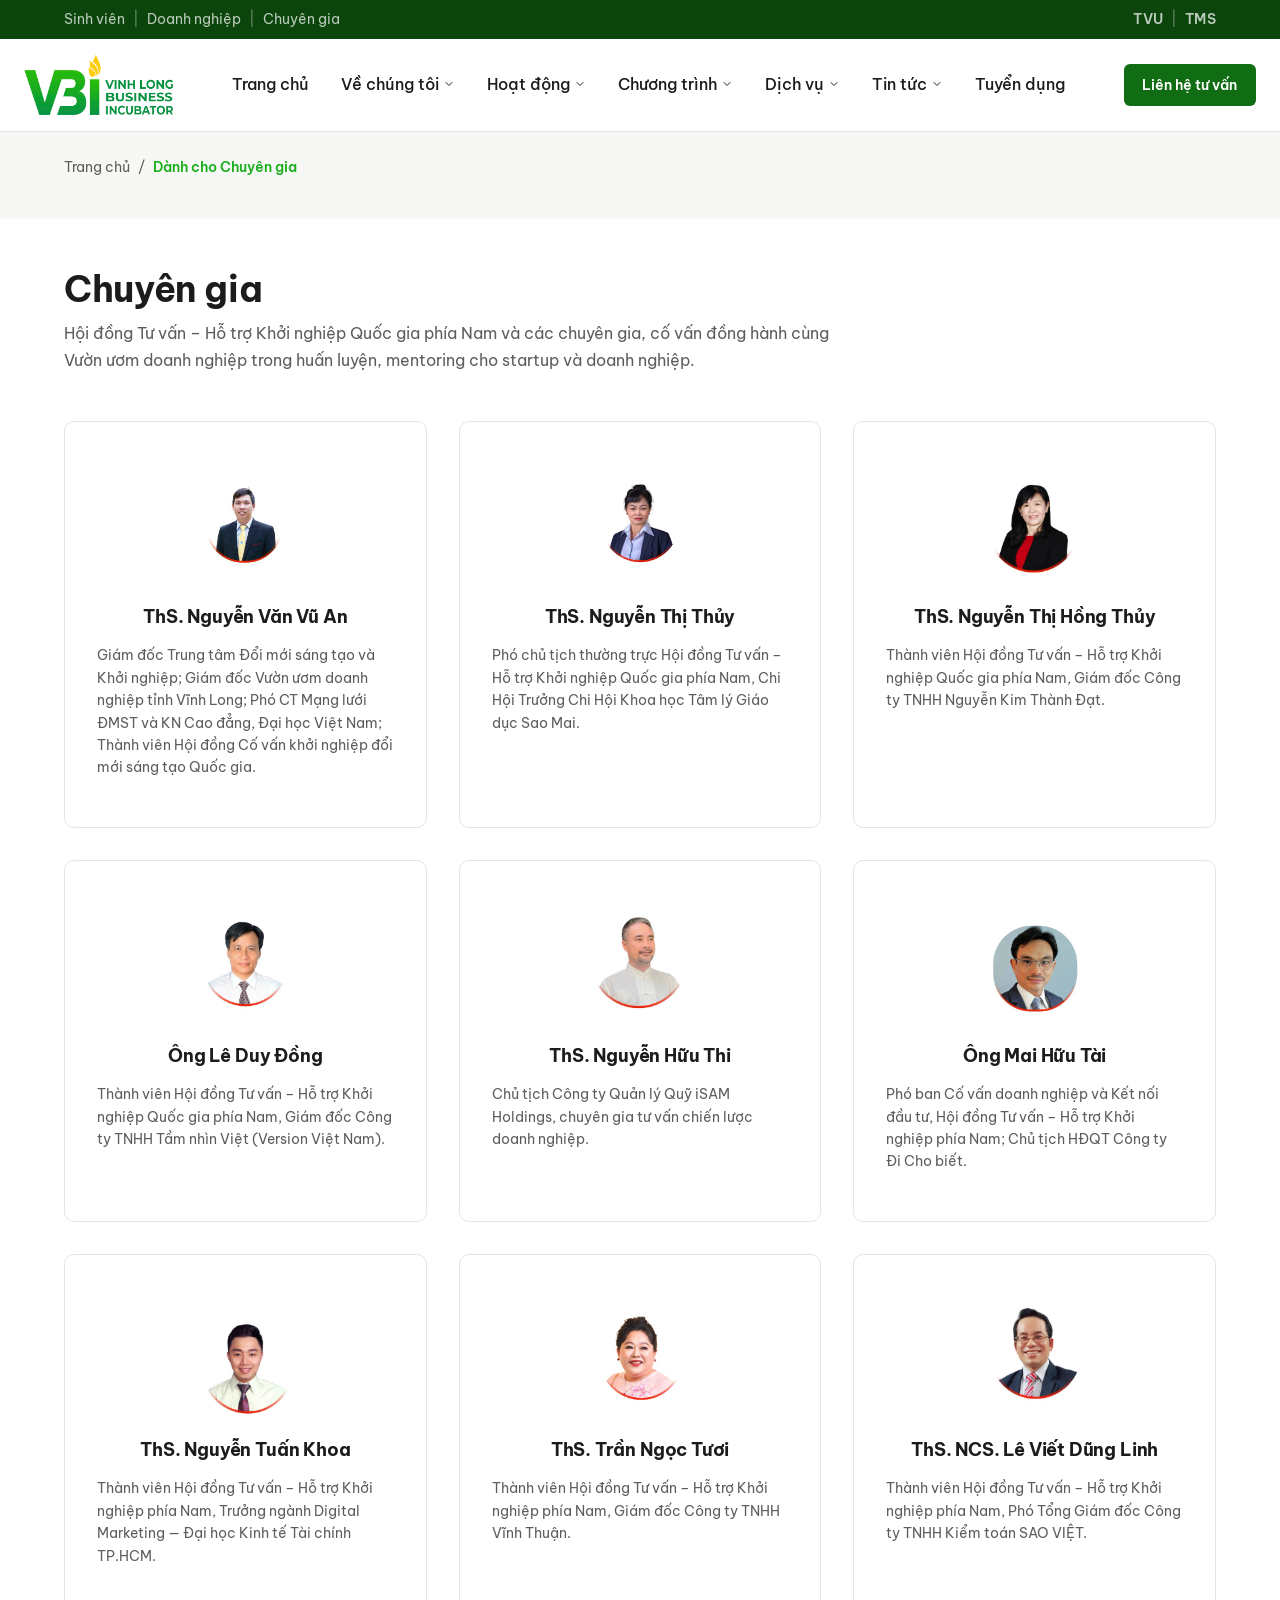
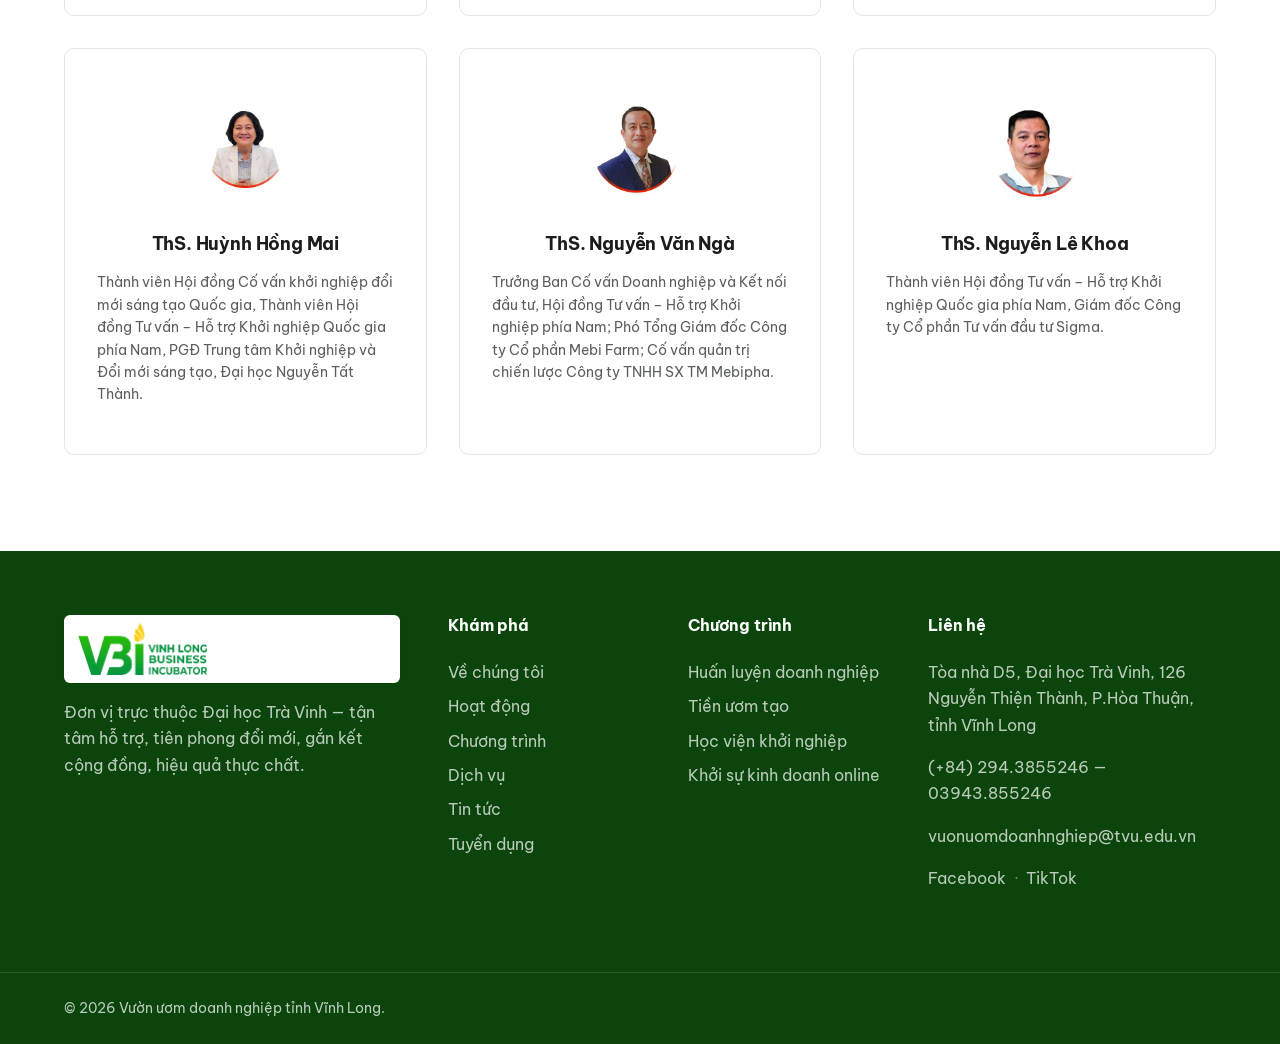
<file: doi-tuong-chuyen-gia.html>
<!DOCTYPE html>
<html lang="vi">

<head>
  <meta charset="UTF-8" />
  <meta name="viewport" content="width=device-width, initial-scale=1.0" />
  <title>Dành cho Chuyên gia — Vườn Ươm Doanh Nghiệp Tỉnh Vĩnh Long</title>
  <meta name="description"
    content="Vườn Ươm Doanh Nghiệp Tỉnh Vĩnh Long kết nối chuyên gia, cố vấn khởi nghiệp cùng đồng hành huấn luyện, mentoring cho startup và doanh nghiệp." />
  <link rel="icon" type="image/png" href="assets/images/favicon-32.png" />

  <link rel="preconnect" href="https://fonts.googleapis.com" />
  <link rel="preconnect" href="https://fonts.gstatic.com" crossorigin />
  <link href="https://fonts.googleapis.com/css2?family=Be+Vietnam+Pro:wght@400;500;600;700;800&display=swap"
    rel="stylesheet" />

  <link rel="stylesheet" href="assets/css/base.css?v=20260708k" />
  <link rel="stylesheet" href="assets/css/layout.css?v=20260708k" />
  <link rel="stylesheet" href="assets/css/components.css?v=20260708k" />
</head>

<body>
  <a class="skip-link" href="#main">Bỏ qua đến nội dung chính</a>

  <header class="site-header" data-include="assets/partials/header.html"></header>

  <main id="main">
    <section class="page-hero">
      <div class="container">
        <div class="breadcrumb">
          <a href="index.html">Trang chủ</a>
          <span>/</span>
          <span class="breadcrumb__current">Dành cho Chuyên gia</span>
        </div>
      </div>
    </section>

    <section class="section" id="chuyen-gia-noi-bat">
      <div class="container">
        <h2 class="reveal" style="margin-bottom: var(--space-2);">Chuyên gia</h2>
        <p class="reveal" style="color:var(--color-text-muted); max-width:70ch; margin-bottom: var(--space-6);">Hội đồng
          Tư vấn – Hỗ trợ Khởi nghiệp Quốc gia phía Nam và các chuyên gia, cố vấn đồng hành cùng Vườn ươm doanh nghiệp
          trong huấn
          luyện, mentoring cho startup và doanh nghiệp.</p>

        <div class="people-grid reveal">
          <article class="person-card">
            <img class="person-card__photo" src="assets/images/team/hoi-dong-tu-van/nguyen-van-vu-an.jpg?v=20260710b"
              alt="ThS. Nguyễn Văn Vũ An" loading="lazy" />
            <div class="person-card__body">
              <h3>ThS. Nguyễn Văn Vũ An</h3>
              <p>Giám đốc Trung tâm Đổi mới sáng tạo và Khởi nghiệp; Giám đốc Vườn ươm doanh nghiệp tỉnh Vĩnh Long; Phó
                CT Mạng lưới ĐMST và KN Cao đẳng, Đại học Việt Nam; Thành viên Hội đồng Cố vấn khởi nghiệp đổi mới sáng
                tạo Quốc gia.</p>
            </div>
          </article>

          <article class="person-card">
            <img class="person-card__photo" src="assets/images/team/hoi-dong-tu-van/nguyen-thi-thuy.jpg?v=20260710b"
              alt="ThS. Nguyễn Thị Thủy" loading="lazy" />
            <div class="person-card__body">
              <h3>ThS. Nguyễn Thị Thủy</h3>
              <p>Phó chủ tịch thường trực Hội đồng Tư vấn – Hỗ trợ Khởi nghiệp Quốc gia phía Nam, Chi Hội Trưởng Chi Hội
                Khoa học Tâm lý Giáo dục Sao Mai.</p>
            </div>
          </article>

          <article class="person-card">
            <img class="person-card__photo" src="assets/images/team/hoi-dong-tu-van/nguyen-thi-hong-thuy.jpg?v=20260710b"
              alt="ThS. Nguyễn Thị Hồng Thủy" loading="lazy" />
            <div class="person-card__body">
              <h3>ThS. Nguyễn Thị Hồng Thủy</h3>
              <p>Thành viên Hội đồng Tư vấn – Hỗ trợ Khởi nghiệp Quốc gia phía Nam, Giám đốc Công ty TNHH Nguyễn Kim
                Thành Đạt.</p>
            </div>
          </article>

          <article class="person-card">
            <img class="person-card__photo" src="assets/images/team/hoi-dong-tu-van/le-duy-dong.jpg?v=20260710b"
              alt="Ông Lê Duy Đồng" loading="lazy" />
            <div class="person-card__body">
              <h3>Ông Lê Duy Đồng</h3>
              <p>Thành viên Hội đồng Tư vấn – Hỗ trợ Khởi nghiệp Quốc gia phía Nam, Giám đốc Công ty TNHH Tầm nhìn Việt
                (Version Việt Nam).</p>
            </div>
          </article>

          <article class="person-card">
            <img class="person-card__photo" src="assets/images/team/hoi-dong-tu-van/nguyen-huu-thi.jpg?v=20260710b"
              alt="ThS. Nguyễn Hữu Thi" loading="lazy" />
            <div class="person-card__body">
              <h3>ThS. Nguyễn Hữu Thi</h3>
              <p>Chủ tịch Công ty Quản lý Quỹ iSAM Holdings, chuyên gia tư vấn chiến lược doanh nghiệp.</p>
            </div>
          </article>

          <article class="person-card">
            <img class="person-card__photo" src="assets/images/team/hoi-dong-tu-van/mai-huu-tai.jpg?v=20260710b"
              alt="Ông Mai Hữu Tài" loading="lazy" />
            <div class="person-card__body">
              <h3>Ông Mai Hữu Tài</h3>
              <p>Phó ban Cố vấn doanh nghiệp và Kết nối đầu tư, Hội đồng Tư vấn – Hỗ trợ Khởi nghiệp phía Nam; Chủ tịch
                HĐQT Công ty Đi Cho biết.</p>
            </div>
          </article>

          <article class="person-card">
            <img class="person-card__photo" src="assets/images/team/hoi-dong-tu-van/nguyen-tuan-khoa.jpg?v=20260710b"
              alt="ThS. Nguyễn Tuấn Khoa" loading="lazy" />
            <div class="person-card__body">
              <h3>ThS. Nguyễn Tuấn Khoa</h3>
              <p>Thành viên Hội đồng Tư vấn – Hỗ trợ Khởi nghiệp phía Nam, Trưởng ngành Digital Marketing — Đại học Kinh
                tế Tài chính TP.HCM.</p>
            </div>
          </article>

          <article class="person-card">
            <img class="person-card__photo" src="assets/images/team/hoi-dong-tu-van/tran-ngoc-tuoi.jpg?v=20260710b"
              alt="ThS. Trần Ngọc Tươi" loading="lazy" />
            <div class="person-card__body">
              <h3>ThS. Trần Ngọc Tươi</h3>
              <p>Thành viên Hội đồng Tư vấn – Hỗ trợ Khởi nghiệp phía Nam, Giám đốc Công ty TNHH Vĩnh Thuận.</p>
            </div>
          </article>

          <article class="person-card">
            <img class="person-card__photo" src="assets/images/team/hoi-dong-tu-van/le-viet-dung-linh.jpg?v=20260710b"
              alt="ThS. NCS. Lê Viết Dũng Linh" loading="lazy" />
            <div class="person-card__body">
              <h3>ThS. NCS. Lê Viết Dũng Linh</h3>
              <p>Thành viên Hội đồng Tư vấn – Hỗ trợ Khởi nghiệp phía Nam, Phó Tổng Giám đốc Công ty TNHH Kiểm toán SAO
                VIỆT.</p>
            </div>
          </article>

          <article class="person-card">
            <img class="person-card__photo" src="assets/images/team/hoi-dong-tu-van/huynh-hong-mai.jpg?v=20260710b"
              alt="ThS. Huỳnh Hồng Mai" loading="lazy" />
            <div class="person-card__body">
              <h3>ThS. Huỳnh Hồng Mai</h3>
              <p>Thành viên Hội đồng Cố vấn khởi nghiệp đổi mới sáng tạo Quốc gia, Thành viên Hội đồng Tư vấn – Hỗ trợ
                Khởi nghiệp Quốc gia phía Nam, PGĐ Trung tâm Khởi nghiệp và Đổi mới sáng tạo, Đại học Nguyễn Tất Thành.
              </p>
            </div>
          </article>

          <article class="person-card">
            <img class="person-card__photo" src="assets/images/team/hoi-dong-tu-van/nguyen-van-nga.jpg?v=20260710b"
              alt="ThS. Nguyễn Văn Ngà" loading="lazy" />
            <div class="person-card__body">
              <h3>ThS. Nguyễn Văn Ngà</h3>
              <p>Trưởng Ban Cố vấn Doanh nghiệp và Kết nối đầu tư, Hội đồng Tư vấn – Hỗ trợ Khởi nghiệp phía Nam; Phó
                Tổng Giám đốc Công ty Cổ phần Mebi Farm; Cố vấn quản trị chiến lược Công ty TNHH SX TM Mebipha.</p>
            </div>
          </article>

          <article class="person-card">
            <img class="person-card__photo" src="assets/images/team/hoi-dong-tu-van/nguyen-le-kha.jpg?v=20260710b"
              alt="ThS. Nguyễn Lê Khoa" loading="lazy" />
            <div class="person-card__body">
              <h3>ThS. Nguyễn Lê Khoa</h3>
              <p>Thành viên Hội đồng Tư vấn – Hỗ trợ Khởi nghiệp Quốc gia phía Nam, Giám đốc Công ty Cổ phần Tư vấn đầu
                tư Sigma.</p>
            </div>
          </article>
        </div>
      </div>
    </section>
  </main>

  <footer class="site-footer" data-include="assets/partials/footer.html"></footer>

  <button id="backToTop" class="back-to-top" aria-label="Lên đầu trang">
    <svg viewBox="0 0 24 24" fill="none" stroke="currentColor" stroke-width="2" stroke-linecap="round"
      stroke-linejoin="round">
      <path d="M12 19V5" />
      <path d="m5 12 7-7 7 7" />
    </svg>
  </button>

  <script src="assets/js/main.js?v=20260708k"></script>
  <script src="assets/js/scroll-reveal.js?v=20260708k"></script>
</body>

</html>
</file>
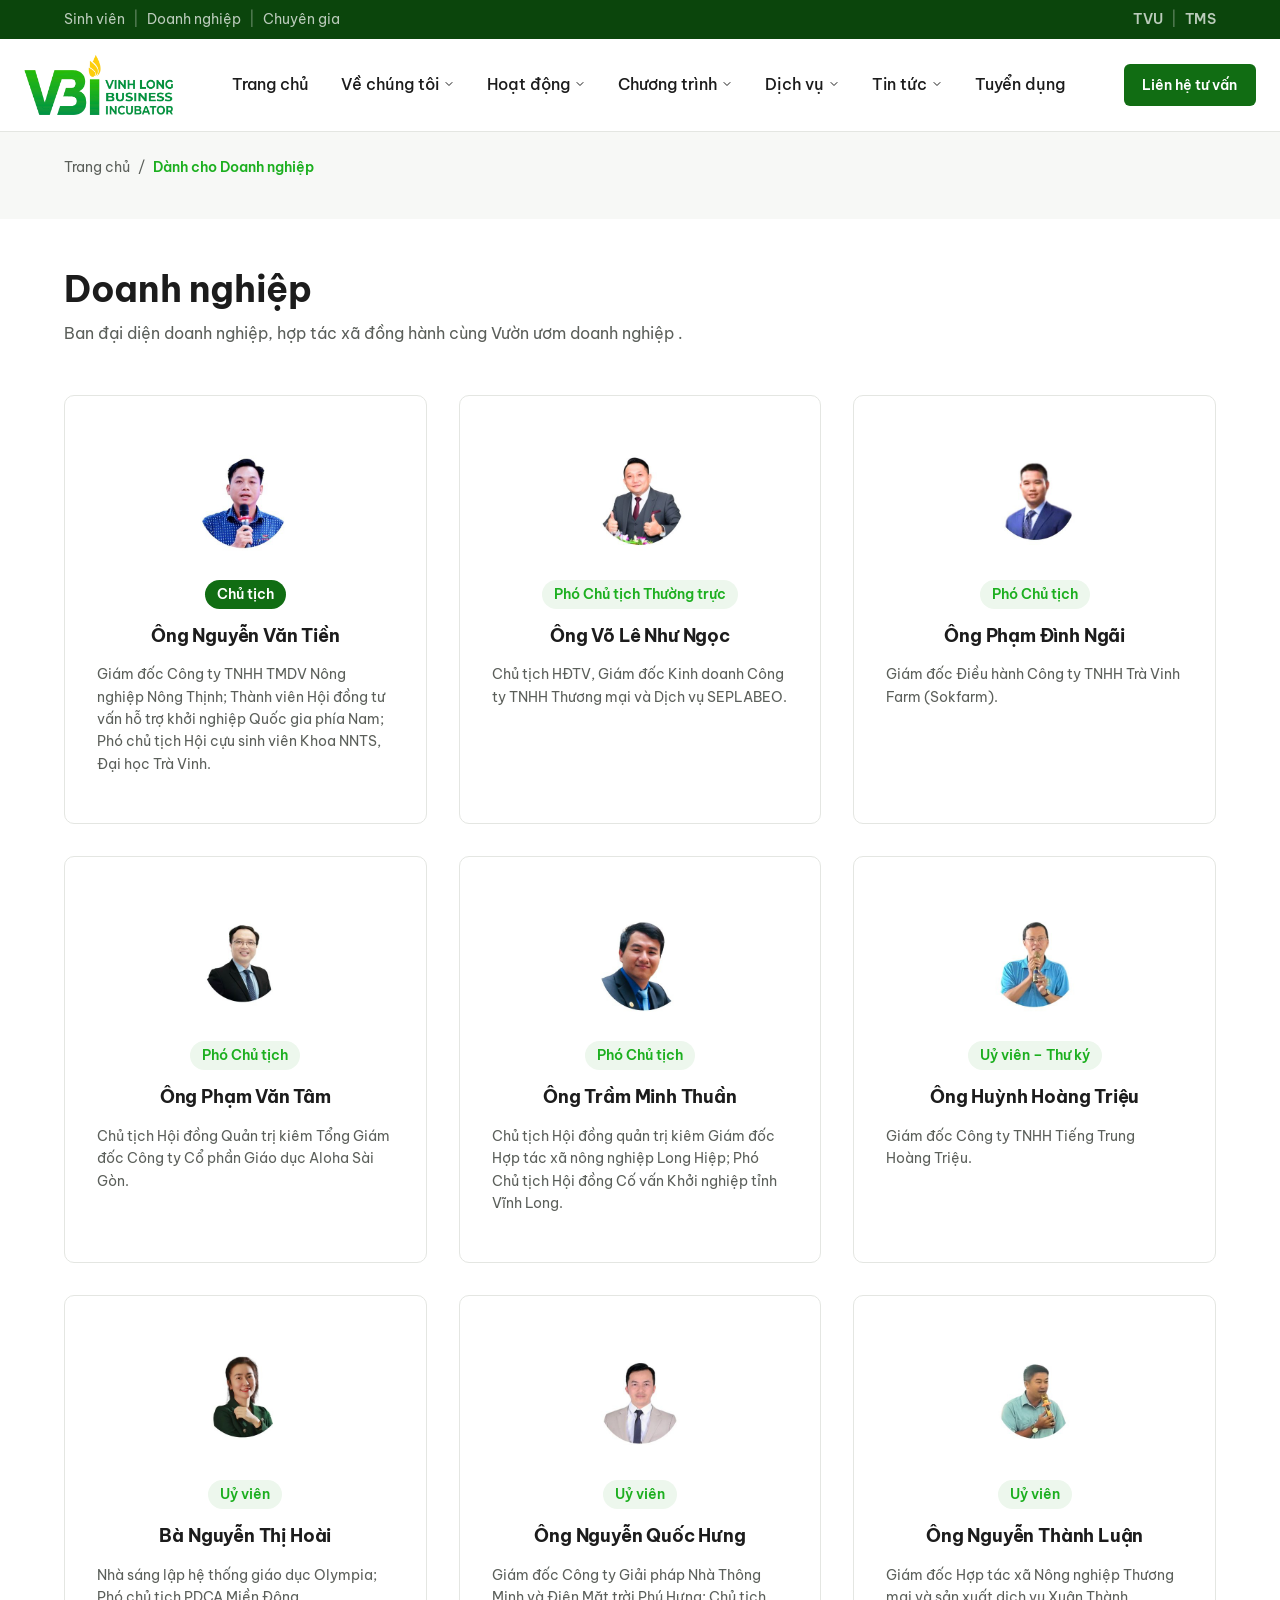
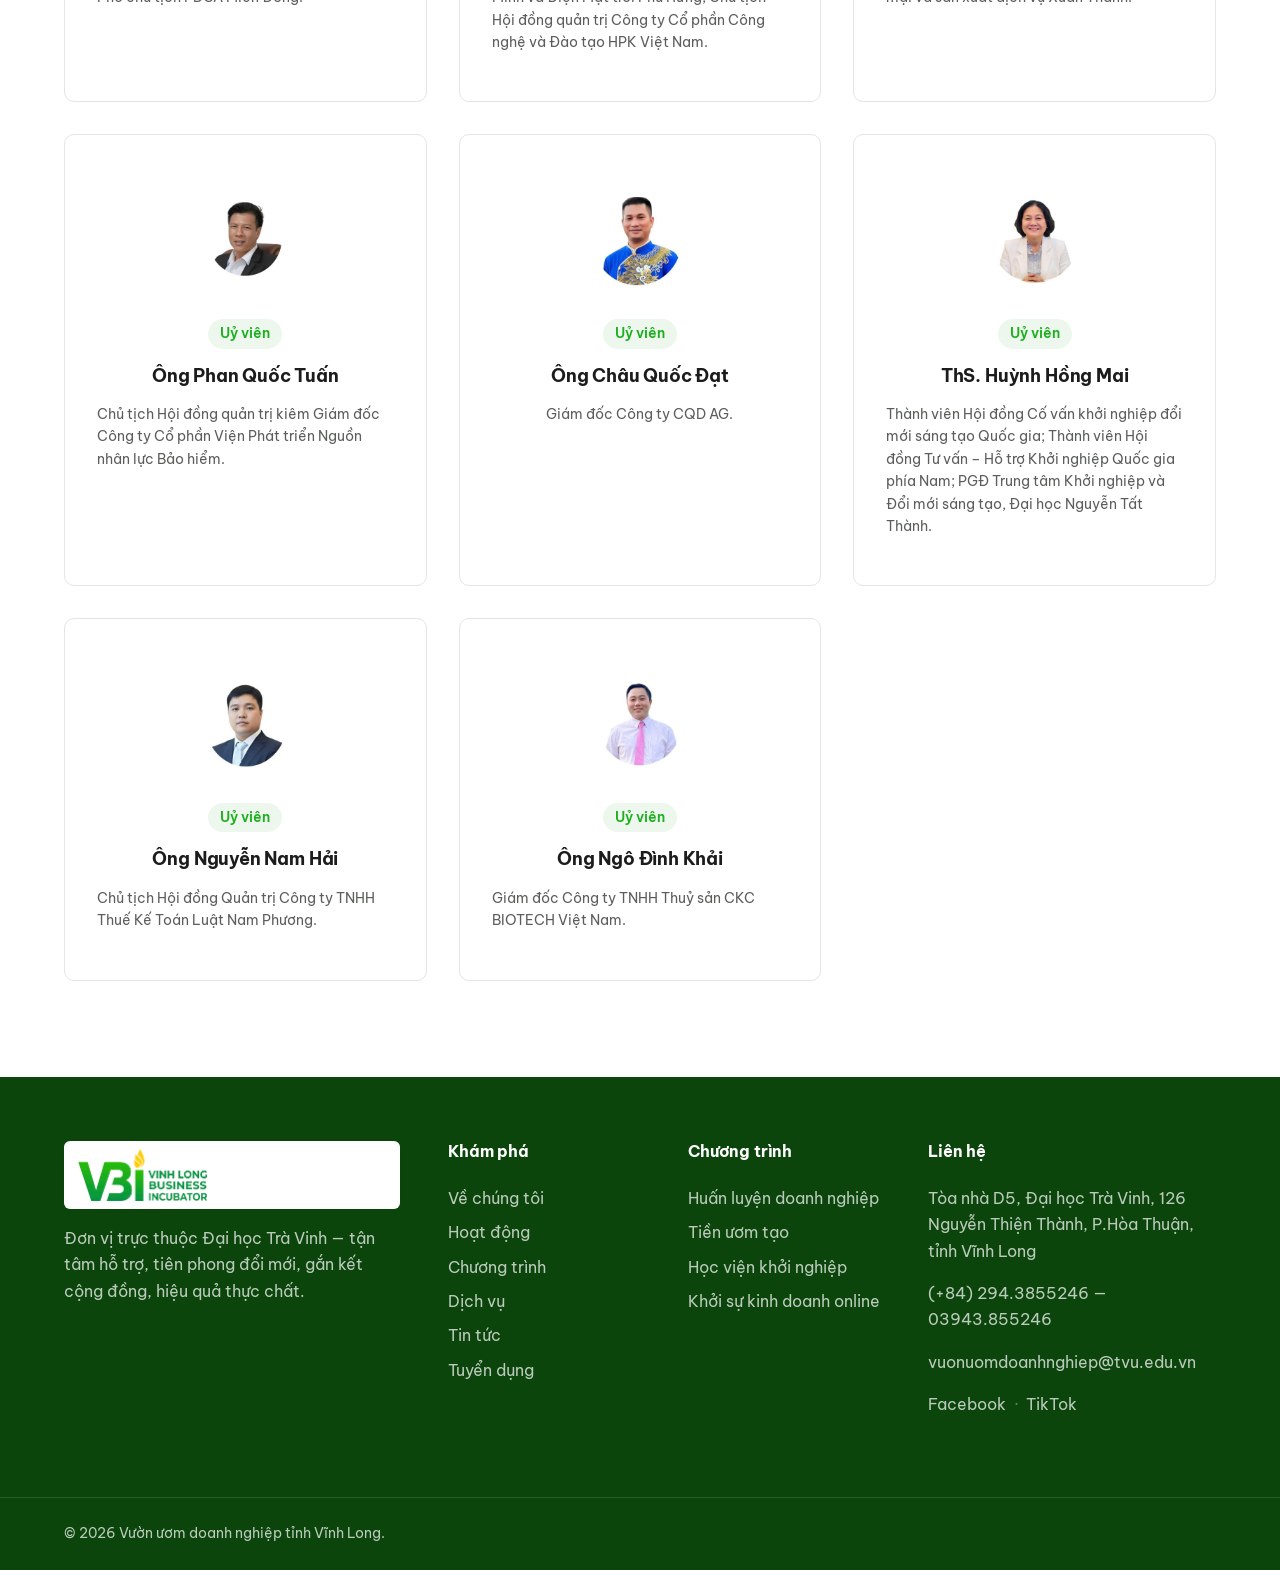
<file: doi-tuong-doanh-nghiep.html>
<!DOCTYPE html>
<html lang="vi">

<head>
  <meta charset="UTF-8" />
  <meta name="viewport" content="width=device-width, initial-scale=1.0" />
  <title>Dành cho Doanh nghiệp — Vườn Ươm Doanh Nghiệp Tỉnh Vĩnh Long</title>
  <meta name="description"
    content="Vườn Ươm Doanh Nghiệp Tỉnh Vĩnh Long hỗ trợ startup, SME, hộ kinh doanh và hợp tác xã: huấn luyện, kết nối tài chính, pháp lý và dịch vụ phát triển thương hiệu." />
  <link rel="icon" type="image/png" href="assets/images/favicon-32.png" />

  <link rel="preconnect" href="https://fonts.googleapis.com" />
  <link rel="preconnect" href="https://fonts.gstatic.com" crossorigin />
  <link href="https://fonts.googleapis.com/css2?family=Be+Vietnam+Pro:wght@400;500;600;700;800&display=swap"
    rel="stylesheet" />

  <link rel="stylesheet" href="assets/css/base.css?v=20260708k" />
  <link rel="stylesheet" href="assets/css/layout.css?v=20260708k" />
  <link rel="stylesheet" href="assets/css/components.css?v=20260708k" />
</head>

<body>
  <a class="skip-link" href="#main">Bỏ qua đến nội dung chính</a>

  <header class="site-header" data-include="assets/partials/header.html"></header>

  <main id="main">
    <section class="page-hero">
      <div class="container">
        <div class="breadcrumb">
          <a href="index.html">Trang chủ</a>
          <span>/</span>
          <span class="breadcrumb__current">Dành cho Doanh nghiệp</span>
        </div>
      </div>
    </section>

    <section class="section" id="doanh-nghiep-noi-bat">
      <div class="container">
        <h2 class="reveal" style="margin-bottom: var(--space-2);">Doanh nghiệp</h2>
        <p class="reveal" style="color:var(--color-text-muted); max-width:70ch; margin-bottom: var(--space-6);">Ban đại
          diện doanh nghiệp, hợp tác xã đồng hành cùng Vườn ươm doanh nghiệp .</p>

        <div class="people-grid reveal">
          <article class="person-card">
            <img class="person-card__photo"
              src="assets/images/team/hoi-dong-doanh-nghiep/nguyen-van-tien.jpg?v=20260710a" alt="Ông Nguyễn Văn Tiền"
              loading="lazy" />
            <div class="person-card__body">
              <span class="person-card__role person-card__role--lead">Chủ tịch</span>
              <h3>Ông Nguyễn Văn Tiền</h3>
              <p>Giám đốc Công ty TNHH TMDV Nông nghiệp Nông Thịnh; Thành viên Hội đồng tư vấn hỗ trợ khởi nghiệp Quốc
                gia phía Nam; Phó chủ tịch Hội cựu sinh viên Khoa NNTS, Đại học Trà Vinh.</p>
            </div>
          </article>

          <article class="person-card">
            <img class="person-card__photo"
              src="assets/images/team/hoi-dong-doanh-nghiep/vo-le-nhu-ngoc.jpg?v=20260710a" alt="Ông Võ Lê Như Ngọc"
              loading="lazy" />
            <div class="person-card__body">
              <span class="person-card__role">Phó Chủ tịch Thường trực</span>
              <h3>Ông Võ Lê Như Ngọc</h3>
              <p>Chủ tịch HĐTV, Giám đốc Kinh doanh Công ty TNHH Thương mại và Dịch vụ SEPLABEO.</p>
            </div>
          </article>

          <article class="person-card">
            <img class="person-card__photo"
              src="assets/images/team/hoi-dong-doanh-nghiep/pham-dinh-ngai.jpg?v=20260710a" alt="Ông Phạm Đình Ngãi"
              loading="lazy" />
            <div class="person-card__body">
              <span class="person-card__role">Phó Chủ tịch</span>
              <h3>Ông Phạm Đình Ngãi</h3>
              <p>Giám đốc Điều hành Công ty TNHH Trà Vinh Farm (Sokfarm).</p>
            </div>
          </article>

          <article class="person-card">
            <img class="person-card__photo" src="assets/images/team/hoi-dong-doanh-nghiep/pham-van-tam.jpg?v=20260710a"
              alt="Ông Phạm Văn Tâm" loading="lazy" />
            <div class="person-card__body">
              <span class="person-card__role">Phó Chủ tịch</span>
              <h3>Ông Phạm Văn Tâm</h3>
              <p>Chủ tịch Hội đồng Quản trị kiêm Tổng Giám đốc Công ty Cổ phần Giáo dục Aloha Sài Gòn.</p>
            </div>
          </article>

          <article class="person-card">
            <img class="person-card__photo"
              src="assets/images/team/hoi-dong-doanh-nghiep/tram-minh-thuan.jpg?v=20260710a" alt="Ông Trầm Minh Thuần"
              loading="lazy" />
            <div class="person-card__body">
              <span class="person-card__role">Phó Chủ tịch</span>
              <h3>Ông Trầm Minh Thuần</h3>
              <p>Chủ tịch Hội đồng quản trị kiêm Giám đốc Hợp tác xã nông nghiệp Long Hiệp; Phó Chủ tịch Hội đồng Cố vấn
                Khởi nghiệp tỉnh Vĩnh Long.</p>
            </div>
          </article>

          <article class="person-card">
            <img class="person-card__photo"
              src="assets/images/team/hoi-dong-doanh-nghiep/huynh-hoang-trieu.jpg?v=20260710a"
              alt="Ông Huỳnh Hoàng Triệu" loading="lazy" />
            <div class="person-card__body">
              <span class="person-card__role">Uỷ viên – Thư ký</span>
              <h3>Ông Huỳnh Hoàng Triệu</h3>
              <p>Giám đốc Công ty TNHH Tiếng Trung Hoàng Triệu.</p>
            </div>
          </article>

          <article class="person-card">
            <img class="person-card__photo"
              src="assets/images/team/hoi-dong-doanh-nghiep/nguyen-thi-hoai.jpg?v=20260710a" alt="Bà Nguyễn Thị Hoài"
              loading="lazy" />
            <div class="person-card__body">
              <span class="person-card__role">Uỷ viên</span>
              <h3>Bà Nguyễn Thị Hoài</h3>
              <p>Nhà sáng lập hệ thống giáo dục Olympia; Phó chủ tịch PDCA Miền Đông.</p>
            </div>
          </article>

          <article class="person-card">
            <img class="person-card__photo"
              src="assets/images/team/hoi-dong-doanh-nghiep/nguyen-quoc-hung.jpg?v=20260710a" alt="Ông Nguyễn Quốc Hưng"
              loading="lazy" />
            <div class="person-card__body">
              <span class="person-card__role">Uỷ viên</span>
              <h3>Ông Nguyễn Quốc Hưng</h3>
              <p>Giám đốc Công ty Giải pháp Nhà Thông Minh và Điện Mặt trời Phú Hưng; Chủ tịch Hội đồng quản trị Công ty
                Cổ phần Công nghệ và Đào tạo HPK Việt Nam.</p>
            </div>
          </article>

          <article class="person-card">
            <img class="person-card__photo"
              src="assets/images/team/hoi-dong-doanh-nghiep/nguyen-thanh-luan.jpg?v=20260710a"
              alt="Ông Nguyễn Thành Luận" loading="lazy" />
            <div class="person-card__body">
              <span class="person-card__role">Uỷ viên</span>
              <h3>Ông Nguyễn Thành Luận</h3>
              <p>Giám đốc Hợp tác xã Nông nghiệp Thương mại và sản xuất dịch vụ Xuân Thành.</p>
            </div>
          </article>

          <article class="person-card">
            <img class="person-card__photo"
              src="assets/images/team/hoi-dong-doanh-nghiep/phan-quoc-tuan.jpg?v=20260710a" alt="Ông Phan Quốc Tuấn"
              loading="lazy" />
            <div class="person-card__body">
              <span class="person-card__role">Uỷ viên</span>
              <h3>Ông Phan Quốc Tuấn</h3>
              <p>Chủ tịch Hội đồng quản trị kiêm Giám đốc Công ty Cổ phần Viện Phát triển Nguồn nhân lực Bảo hiểm.</p>
            </div>
          </article>

          <article class="person-card">
            <img class="person-card__photo" src="assets/images/team/hoi-dong-doanh-nghiep/chau-quoc-dat.jpg?v=20260710a"
              alt="Ông Châu Quốc Đạt" loading="lazy" />
            <div class="person-card__body">
              <span class="person-card__role">Uỷ viên</span>
              <h3>Ông Châu Quốc Đạt</h3>
              <p>Giám đốc Công ty CQD AG.</p>
            </div>
          </article>

          <article class="person-card">
            <img class="person-card__photo"
              src="assets/images/team/hoi-dong-doanh-nghiep/huynh-hong-mai-dn.jpg?v=20260710a" alt="ThS. Huỳnh Hồng Mai"
              loading="lazy" />
            <div class="person-card__body">
              <span class="person-card__role">Uỷ viên</span>
              <h3>ThS. Huỳnh Hồng Mai</h3>
              <p>Thành viên Hội đồng Cố vấn khởi nghiệp đổi mới sáng tạo Quốc gia; Thành viên Hội đồng Tư vấn – Hỗ trợ
                Khởi nghiệp Quốc gia phía Nam; PGĐ Trung tâm Khởi nghiệp và Đổi mới sáng tạo, Đại học Nguyễn Tất Thành.
              </p>
            </div>
          </article>

          <article class="person-card">
            <img class="person-card__photo"
              src="assets/images/team/hoi-dong-doanh-nghiep/nguyen-nam-hai.jpg?v=20260710a" alt="Ông Nguyễn Nam Hải"
              loading="lazy" />
            <div class="person-card__body">
              <span class="person-card__role">Uỷ viên</span>
              <h3>Ông Nguyễn Nam Hải</h3>
              <p>Chủ tịch Hội đồng Quản trị Công ty TNHH Thuế Kế Toán Luật Nam Phương.</p>
            </div>
          </article>

          <article class="person-card">
            <img class="person-card__photo" src="assets/images/team/hoi-dong-doanh-nghiep/ngo-dinh-khai.jpg?v=20260710a"
              alt="Ông Ngô Đình Khải" loading="lazy" />
            <div class="person-card__body">
              <span class="person-card__role">Uỷ viên</span>
              <h3>Ông Ngô Đình Khải</h3>
              <p>Giám đốc Công ty TNHH Thuỷ sản CKC BIOTECH Việt Nam.</p>
            </div>
          </article>
        </div>
      </div>
    </section>
  </main>

  <footer class="site-footer" data-include="assets/partials/footer.html"></footer>

  <button id="backToTop" class="back-to-top" aria-label="Lên đầu trang">
    <svg viewBox="0 0 24 24" fill="none" stroke="currentColor" stroke-width="2" stroke-linecap="round"
      stroke-linejoin="round">
      <path d="M12 19V5" />
      <path d="m5 12 7-7 7 7" />
    </svg>
  </button>

  <script src="assets/js/main.js?v=20260708k"></script>
  <script src="assets/js/scroll-reveal.js?v=20260708k"></script>
</body>

</html>
</file>
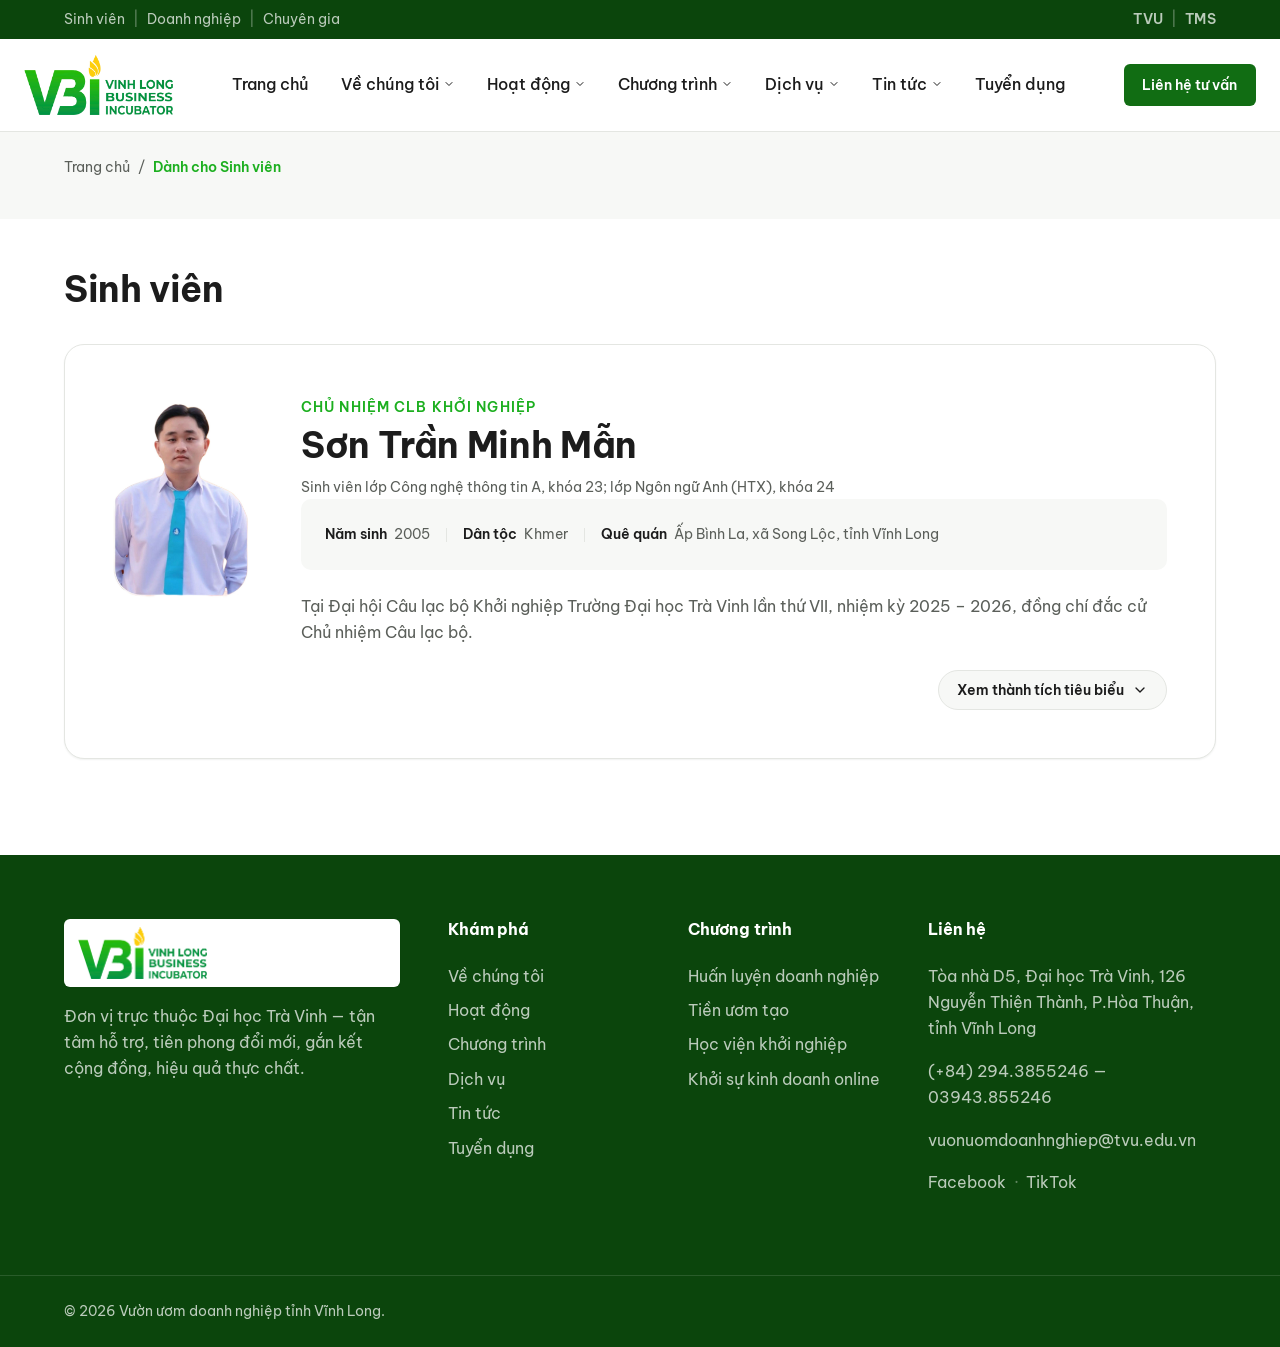
<file: doi-tuong-sinh-vien.html>
<!DOCTYPE html>
<html lang="vi">

<head>
  <meta charset="UTF-8" />
  <meta name="viewport" content="width=device-width, initial-scale=1.0" />
  <title> Sinh viên — Vườn Ươm Doanh Nghiệp Tỉnh Vĩnh Long</title>
  <meta name="description"
    content="Ban Chủ nhiệm Câu lạc bộ Khởi nghiệp Trường Đại học Trà Vinh, nhiệm kỳ 2025 – 2026 — đồng hành cùng sinh viên có ý tưởng khởi nghiệp, đổi mới sáng tạo." />
  <link rel="icon" type="image/png" href="assets/images/favicon-32.png" />

  <link rel="preconnect" href="https://fonts.googleapis.com" />
  <link rel="preconnect" href="https://fonts.gstatic.com" crossorigin />
  <link href="https://fonts.googleapis.com/css2?family=Be+Vietnam+Pro:wght@400;500;600;700;800&display=swap"
    rel="stylesheet" />

  <link rel="stylesheet" href="assets/css/base.css?v=20260708k" />
  <link rel="stylesheet" href="assets/css/layout.css?v=20260708k" />
  <link rel="stylesheet" href="assets/css/components.css?v=20260708k" />
</head>

<body>
  <a class="skip-link" href="#main">Bỏ qua đến nội dung chính</a>

  <header class="site-header" data-include="assets/partials/header.html"></header>

  <main id="main">
    <section class="page-hero">
      <div class="container">
        <div class="breadcrumb">
          <a href="index.html">Trang chủ</a>
          <span>/</span>
          <span class="breadcrumb__current">Dành cho Sinh viên</span>
        </div>
      </div>
    </section>

    <section class="section" id="sinh-vien-noi-bat">
      <div class="container">
        <h2 class="reveal" style="margin-bottom: var(--space-5);">Sinh viên</h2>
        <div class="profile-card reveal">
          <div class="profile-card__media">
            <img src="assets/images/team/son-tran-minh-man.jpg?v=20260710c"
              alt="Sơn Trần Minh Mẫn — Chủ nhiệm CLB Khởi nghiệp Trường Đại học Trà Vinh" loading="lazy" />
          </div>

          <div class="profile-card__body">
            <div class="profile-card__intro">
              <span class="eyebrow">Chủ nhiệm CLB Khởi nghiệp</span>
              <h3>Sơn Trần Minh Mẫn</h3>
              <p class="profile-card__meta">Sinh viên lớp Công nghệ thông tin A, khóa 23; lớp Ngôn ngữ Anh (HTX), khóa
                24</p>
            </div>

            <div class="profile-card__facts">
              <span><strong>Năm sinh</strong> 2005</span>
              <span class="profile-card__divider" aria-hidden="true"></span>
              <span><strong>Dân tộc</strong> Khmer</span>
              <span class="profile-card__divider" aria-hidden="true"></span>
              <span><strong>Quê quán</strong> Ấp Bình La, xã Song Lộc, tỉnh Vĩnh Long</span>
            </div>

            <p class="profile-card__bio">Tại Đại hội Câu lạc bộ Khởi nghiệp Trường Đại học Trà Vinh lần thứ VII, nhiệm
              kỳ 2025 – 2026, đồng chí đắc cử Chủ nhiệm Câu lạc bộ.</p>

            <div class="profile-card__achievements prose" id="achievementsPanel" hidden>
              <h3>Thành tích tiêu biểu</h3>
              <ul>
                <li><strong>Quán quân</strong> cuộc thi Global Vietnam Business Startup 2025 tại Vương Quốc Anh</li>
                <li><strong>Quán quân</strong> cuộc thi "Sáng tạo xanh, sống trong lành"</li>
                <li><strong>Quán quân</strong> cuộc thi "Ý tưởng khởi nghiệp trường Đại Học Trà Vinh"</li>
                <li><strong>Quán quân</strong> cuộc thi "Ý tưởng khởi nghiệp tỉnh Tiền Giang"</li>
                <li><strong>Quán quân</strong> cuộc thi HIU Logistics Talent 2024</li>
                <li><strong>Quán quân</strong> bảng A cuộc thi "Ý tưởng, dự án khởi nghiệp năm 2025"</li>
                <li><strong>Quán quân</strong> bảng B cuộc thi "Ý tưởng, dự án khởi nghiệp năm 2025"</li>
                <li><strong>Á quân</strong> cuộc thi Đông Nam Á mở rộng năm 2025 tại Campuchia</li>
                <li>Bằng khen Trung ương Đoàn về Tuổi trẻ Sáng tạo toàn quốc năm 2025</li>
                <li>Giải nhì — Cuộc thi "Ý tưởng HSSV Khởi nghiệp khu vực Đồng bằng Sông Cửu Long"</li>
                <li>Giải Ba "Cuộc thi Ý tưởng, Dự án khởi nghiệp tỉnh Trà Vinh năm 2024"</li>
                <li>Giải ba cuộc thi "Ý tưởng khởi nghiệp trường Đại Học Trà Vinh 2025"</li>
                <li>Giải khuyến khích cuộc thi "Ý tưởng khởi nghiệp trường Đại Học Trà Vinh 2025"</li>
                <li>Giải khuyến khích cuộc thi "Tạo giải pháp cho tăng trưởng xanh và phát triển bền vững"</li>
                <li>Giải khuyến khích cuộc thi "Ý tưởng, dự án khởi nghiệp năm 2024" do Tỉnh Đoàn Trà Vinh tổ chức</li>
                <li>Gương thanh niên khởi nghiệp tiêu biểu tỉnh Trà Vinh 2024, 2025</li>
                <li>Cá nhân tiêu biểu, điển hình trong học tập và làm theo tư tưởng, đạo đức, phong cách Hồ Chí Minh
                  năm 2025 tại Đại học Trà Vinh</li>
              </ul>
              <p style="color:var(--color-text-muted); font-size: var(--fs-sm);">Và hơn 30 giải thưởng, bằng khen khác
                trong lĩnh vực khởi nghiệp, đổi mới sáng tạo.</p>
            </div>

            <div class="profile-card__toggle-row">
              <button type="button" class="profile-card__toggle" id="achievementsToggle" aria-expanded="false"
                aria-controls="achievementsPanel">
                <span class="profile-card__toggle-label">Xem thành tích tiêu biểu</span>
                <svg viewBox="0 0 24 24" fill="none" stroke="currentColor" stroke-width="2" stroke-linecap="round"
                  stroke-linejoin="round">
                  <path d="m6 9 6 6 6-6" />
                </svg>
              </button>
            </div>
          </div>
        </div>
      </div>
    </section>
  </main>

  <footer class="site-footer" data-include="assets/partials/footer.html"></footer>

  <button id="backToTop" class="back-to-top" aria-label="Lên đầu trang">
    <svg viewBox="0 0 24 24" fill="none" stroke="currentColor" stroke-width="2" stroke-linecap="round"
      stroke-linejoin="round">
      <path d="M12 19V5" />
      <path d="m5 12 7-7 7 7" />
    </svg>
  </button>

  <script src="assets/js/main.js?v=20260708k"></script>
  <script src="assets/js/scroll-reveal.js?v=20260708k"></script>
</body>

</html>
</file>
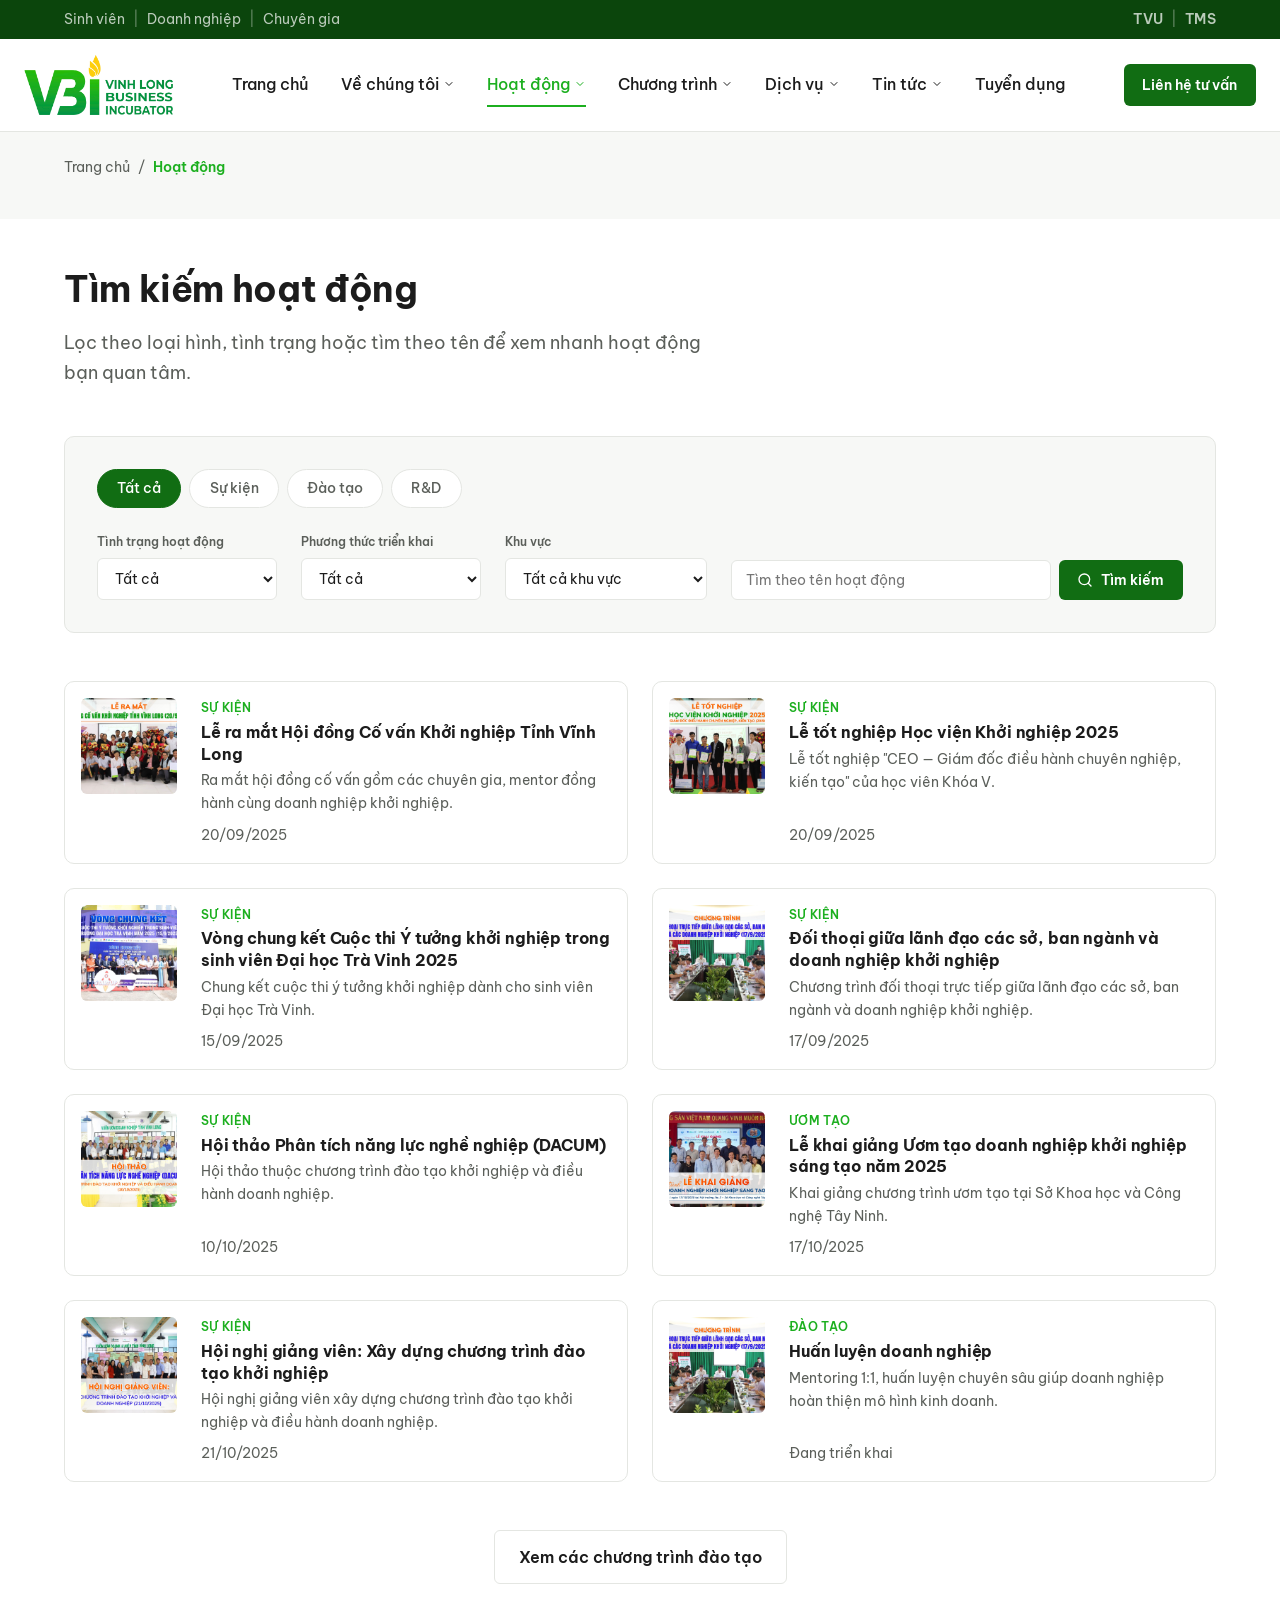
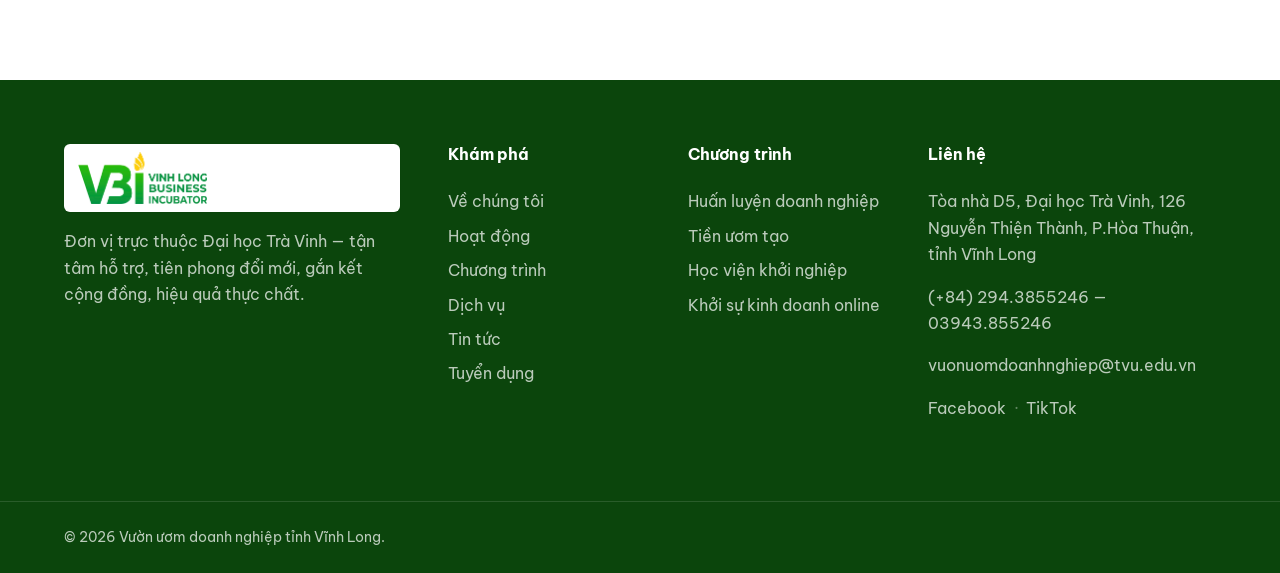
<file: hoat-dong.html>
<!DOCTYPE html>
<html lang="vi">

<head>
  <meta charset="UTF-8" />
  <meta name="viewport" content="width=device-width, initial-scale=1.0" />
  <title>Hoạt động — Vườn Ươm Doanh Nghiệp Tỉnh Vĩnh Long</title>
  <meta name="description"
    content="Sự kiện, ươm tạo và hoạt động nghiên cứu & phát triển của Vườn Ươm Doanh Nghiệp Tỉnh Vĩnh Long — cập nhật các buổi lễ, hội thảo, tọa đàm đã và đang diễn ra." />
  <link rel="icon" type="image/png" href="assets/images/favicon-32.png" />

  <link rel="preconnect" href="https://fonts.googleapis.com" />
  <link rel="preconnect" href="https://fonts.gstatic.com" crossorigin />
  <link href="https://fonts.googleapis.com/css2?family=Be+Vietnam+Pro:wght@400;500;600;700;800&display=swap"
    rel="stylesheet" />

  <link rel="stylesheet" href="assets/css/base.css?v=20260708k" />
  <link rel="stylesheet" href="assets/css/layout.css?v=20260708k" />
  <link rel="stylesheet" href="assets/css/components.css?v=20260708k" />
</head>

<body>
  <a class="skip-link" href="#main">Bỏ qua đến nội dung chính</a>

  <header class="site-header" data-include="assets/partials/header.html"></header>

  <main id="main">
    <section class="page-hero">
      <div class="container">
        <div class="breadcrumb">
          <a href="index.html">Trang chủ</a>
          <span>/</span>
          <span class="breadcrumb__current">Hoạt động</span>
        </div>
      </div>
    </section>

    <section class="section" id="hoat-dong-tong-quan">
      <div class="container">
        <div class="section-head reveal">
          <h2>Tìm kiếm hoạt động</h2>
          <p>Lọc theo loại hình, tình trạng hoặc tìm theo tên để xem nhanh hoạt động bạn quan tâm.</p>
        </div>

        <span id="su-kien"></span>
        <span id="dao-tao"></span>
        <span id="rd"></span>

        <div class="filter-bar reveal">
          <div class="tabs" role="group" aria-label="Lọc theo loại hoạt động">
            <button type="button" class="tab-btn is-active" data-activity-category="all">Tất cả</button>
            <button type="button" class="tab-btn" data-activity-category="su-kien">Sự kiện</button>
            <button type="button" class="tab-btn" data-activity-category="dao-tao">Đào tạo</button>
            <button type="button" class="tab-btn" data-activity-category="rd">R&amp;D</button>
          </div>

          <div class="filter-row">
            <div class="filter-field">
              <label for="filterStatus">Tình trạng hoạt động</label>
              <select id="filterStatus">
                <option value="all">Tất cả</option>
                <option value="dang-trien-khai">Đang triển khai</option>
                <option value="da-dien-ra">Đã diễn ra</option>
              </select>
            </div>
            <div class="filter-field">
              <label for="filterFormat">Phương thức triển khai</label>
              <select id="filterFormat">
                <option value="all">Tất cả</option>
                <option value="truc-tiep">Trực tiếp</option>
                <option value="truc-tuyen">Trực tuyến</option>
              </select>
            </div>
            <div class="filter-field">
              <label for="filterArea">Khu vực</label>
              <select id="filterArea">
                <option value="all">Tất cả khu vực</option>
                <option value="tai-vuon-uom">Tại Vườn ươm (Tòa D5)</option>
                <option value="tai-truong-dhtv">Tại Đại học Trà Vinh</option>
                <option value="ngoai-tinh">Ngoài tỉnh</option>
              </select>
            </div>
            <div class="filter-search">
              <input type="search" id="activitySearch" placeholder="Tìm theo tên hoạt động"
                aria-label="Tìm theo tên hoạt động" />
              <button type="button" id="activitySearchBtn" class="btn btn--primary btn--sm">
                <svg viewBox="0 0 24 24" fill="none" stroke="currentColor" stroke-width="2" stroke-linecap="round"
                  stroke-linejoin="round">
                  <circle cx="11" cy="11" r="8" />
                  <path d="m21 21-4.3-4.3" />
                </svg>
                Tìm kiếm
              </button>
            </div>
          </div>
        </div>

        <div class="activity-list reveal" id="activityList">
          <a href="tin-tuc.html#tin-le-ra-mat-hoi-dong" class="activity-card" data-category="su-kien"
            data-status="da-dien-ra" data-format="truc-tiep" data-area="tai-vuon-uom"
            data-title="lễ ra mắt hội đồng cố vấn khởi nghiệp tỉnh vĩnh long">
            <span class="activity-card__media">
              <img src="assets/images/hero/event-1.jpg" alt="" loading="lazy" />
            </span>
            <span class="activity-card__body">
              <span class="activity-card__tag">Sự kiện</span>
              <h3>Lễ ra mắt Hội đồng Cố vấn Khởi nghiệp Tỉnh Vĩnh Long</h3>
              <p>Ra mắt hội đồng cố vấn gồm các chuyên gia, mentor đồng hành cùng doanh nghiệp khởi nghiệp.</p>
              <span class="activity-card__meta">
                20/09/2025
              </span>
            </span>
          </a>

          <a href="tin-tuc.html#tin-tot-nghiep-hvkn" class="activity-card" data-category="su-kien"
            data-status="da-dien-ra" data-format="truc-tiep" data-area="tai-vuon-uom"
            data-title="lễ tốt nghiệp học viện khởi nghiệp 2025">
            <span class="activity-card__media">
              <img src="assets/images/hero/event-2.jpg" alt="" loading="lazy" />
            </span>
            <span class="activity-card__body">
              <span class="activity-card__tag">Sự kiện</span>
              <h3>Lễ tốt nghiệp Học viện Khởi nghiệp 2025</h3>
              <p>Lễ tốt nghiệp "CEO — Giám đốc điều hành chuyên nghiệp, kiến tạo" của học viên Khóa V.</p>
              <span class="activity-card__meta">
                20/09/2025
              </span>
            </span>
          </a>

          <a href="tin-tuc.html#tin-vong-chung-ket" class="activity-card" data-category="su-kien"
            data-status="da-dien-ra" data-format="truc-tiep" data-area="tai-vuon-uom"
            data-title="vòng chung kết cuộc thi ý tưởng khởi nghiệp trong sinh viên đại học trà vinh 2025">
            <span class="activity-card__media">
              <img src="assets/images/hero/event-3.jpg" alt="" loading="lazy" />
            </span>
            <span class="activity-card__body">
              <span class="activity-card__tag">Sự kiện</span>
              <h3>Vòng chung kết Cuộc thi Ý tưởng khởi nghiệp trong sinh viên Đại học Trà Vinh 2025</h3>
              <p>Chung kết cuộc thi ý tưởng khởi nghiệp dành cho sinh viên Đại học Trà Vinh.</p>
              <span class="activity-card__meta">
                15/09/2025
              </span>
            </span>
          </a>

          <a href="tin-tuc.html#tin-doi-thoai" class="activity-card" data-category="su-kien" data-status="da-dien-ra"
            data-format="truc-tiep" data-area="tai-truong-dhtv"
            data-title="đối thoại trực tiếp giữa lãnh đạo các sở ban ngành và các doanh nghiệp khởi nghiệp">
            <span class="activity-card__media">
              <img src="assets/images/hero/event-6.jpg" alt="" loading="lazy" />
            </span>
            <span class="activity-card__body">
              <span class="activity-card__tag">Sự kiện</span>
              <h3>Đối thoại giữa lãnh đạo các sở, ban ngành và doanh nghiệp khởi nghiệp</h3>
              <p>Chương trình đối thoại trực tiếp giữa lãnh đạo các sở, ban ngành và doanh nghiệp khởi nghiệp.</p>
              <span class="activity-card__meta">
                17/09/2025
              </span>
            </span>
          </a>

          <a href="tin-tuc.html#tin-dacum" class="activity-card" data-category="su-kien" data-status="da-dien-ra"
            data-format="truc-tiep" data-area="tai-vuon-uom" data-title="hội thảo phân tích năng lực nghề nghiệp dacum">
            <span class="activity-card__media">
              <img src="assets/images/hero/event-4.jpg" alt="" loading="lazy" />
            </span>
            <span class="activity-card__body">
              <span class="activity-card__tag">Sự kiện</span>
              <h3>Hội thảo Phân tích năng lực nghề nghiệp (DACUM)</h3>
              <p>Hội thảo thuộc chương trình đào tạo khởi nghiệp và điều hành doanh nghiệp.</p>
              <span class="activity-card__meta">
                10/10/2025
              </span>
            </span>
          </a>

          <a href="tin-tuc.html#tin-khai-giang-uom-tao" class="activity-card" data-category="su-kien"
            data-status="da-dien-ra" data-format="truc-tiep" data-area="ngoai-tinh"
            data-title="lễ khai giảng ươm tạo doanh nghiệp khởi nghiệp sáng tạo năm 2025">
            <span class="activity-card__media">
              <img src="assets/images/hero/event-7.jpg" alt="" loading="lazy" />
            </span>
            <span class="activity-card__body">
              <span class="activity-card__tag">Ươm tạo</span>
              <h3>Lễ khai giảng Ươm tạo doanh nghiệp khởi nghiệp sáng tạo năm 2025</h3>
              <p>Khai giảng chương trình ươm tạo tại Sở Khoa học và Công nghệ Tây Ninh.</p>
              <span class="activity-card__meta">
                17/10/2025
              </span>
            </span>
          </a>

          <a href="tin-tuc.html#tin-hoi-nghi-giang-vien" class="activity-card" data-category="su-kien"
            data-status="da-dien-ra" data-format="truc-tiep" data-area="tai-vuon-uom"
            data-title="hội nghị giảng viên xây dựng chương trình đào tạo khởi nghiệp và điều hành doanh nghiệp">
            <span class="activity-card__media">
              <img src="assets/images/hero/event-8.jpg" alt="" loading="lazy" />
            </span>
            <span class="activity-card__body">
              <span class="activity-card__tag">Sự kiện</span>
              <h3>Hội nghị giảng viên: Xây dựng chương trình đào tạo khởi nghiệp</h3>
              <p>Hội nghị giảng viên xây dựng chương trình đào tạo khởi nghiệp và điều hành doanh nghiệp.</p>
              <span class="activity-card__meta">
                21/10/2025
              </span>
            </span>
          </a>

          <a href="chuong-trinh.html#huan-luyen-doanh-nghiep" class="activity-card" data-category="dao-tao"
            data-status="dang-trien-khai" data-format="truc-tiep" data-area="tai-vuon-uom"
            data-title="huấn luyện doanh nghiệp">
            <span class="activity-card__media">
              <img src="assets/images/hero/event-6.jpg" alt="" loading="lazy" />
            </span>
            <span class="activity-card__body">
              <span class="activity-card__tag">Đào tạo</span>
              <h3>Huấn luyện doanh nghiệp</h3>
              <p>Mentoring 1:1, huấn luyện chuyên sâu giúp doanh nghiệp hoàn thiện mô hình kinh doanh.</p>
              <span class="activity-card__meta">
                Đang triển khai
              </span>
            </span>
          </a>
        </div>

        <div class="activity-empty" id="activityEmpty">
          <p>Không tìm thấy hoạt động phù hợp với bộ lọc hiện tại. Vui lòng thử lại hoặc <a href="lien-he.html"
              style="color:var(--color-primary); font-weight:600;">liên hệ</a> để được hỗ trợ.</p>
        </div>

        <div style="text-align:center; margin-top: var(--space-6);">
          <a href="chuong-trinh.html" class="btn btn--outline">Xem các chương trình đào tạo</a>
        </div>
      </div>
    </section>
  </main>

  <footer class="site-footer" data-include="assets/partials/footer.html"></footer>

  <button id="backToTop" class="back-to-top" aria-label="Lên đầu trang">
    <svg viewBox="0 0 24 24" fill="none" stroke="currentColor" stroke-width="2" stroke-linecap="round"
      stroke-linejoin="round">
      <path d="M12 19V5" />
      <path d="m5 12 7-7 7 7" />
    </svg>
  </button>

  <script src="assets/js/main.js?v=20260708k"></script>
  <script src="assets/js/scroll-reveal.js?v=20260708k"></script>
</body>

</html>
</file>
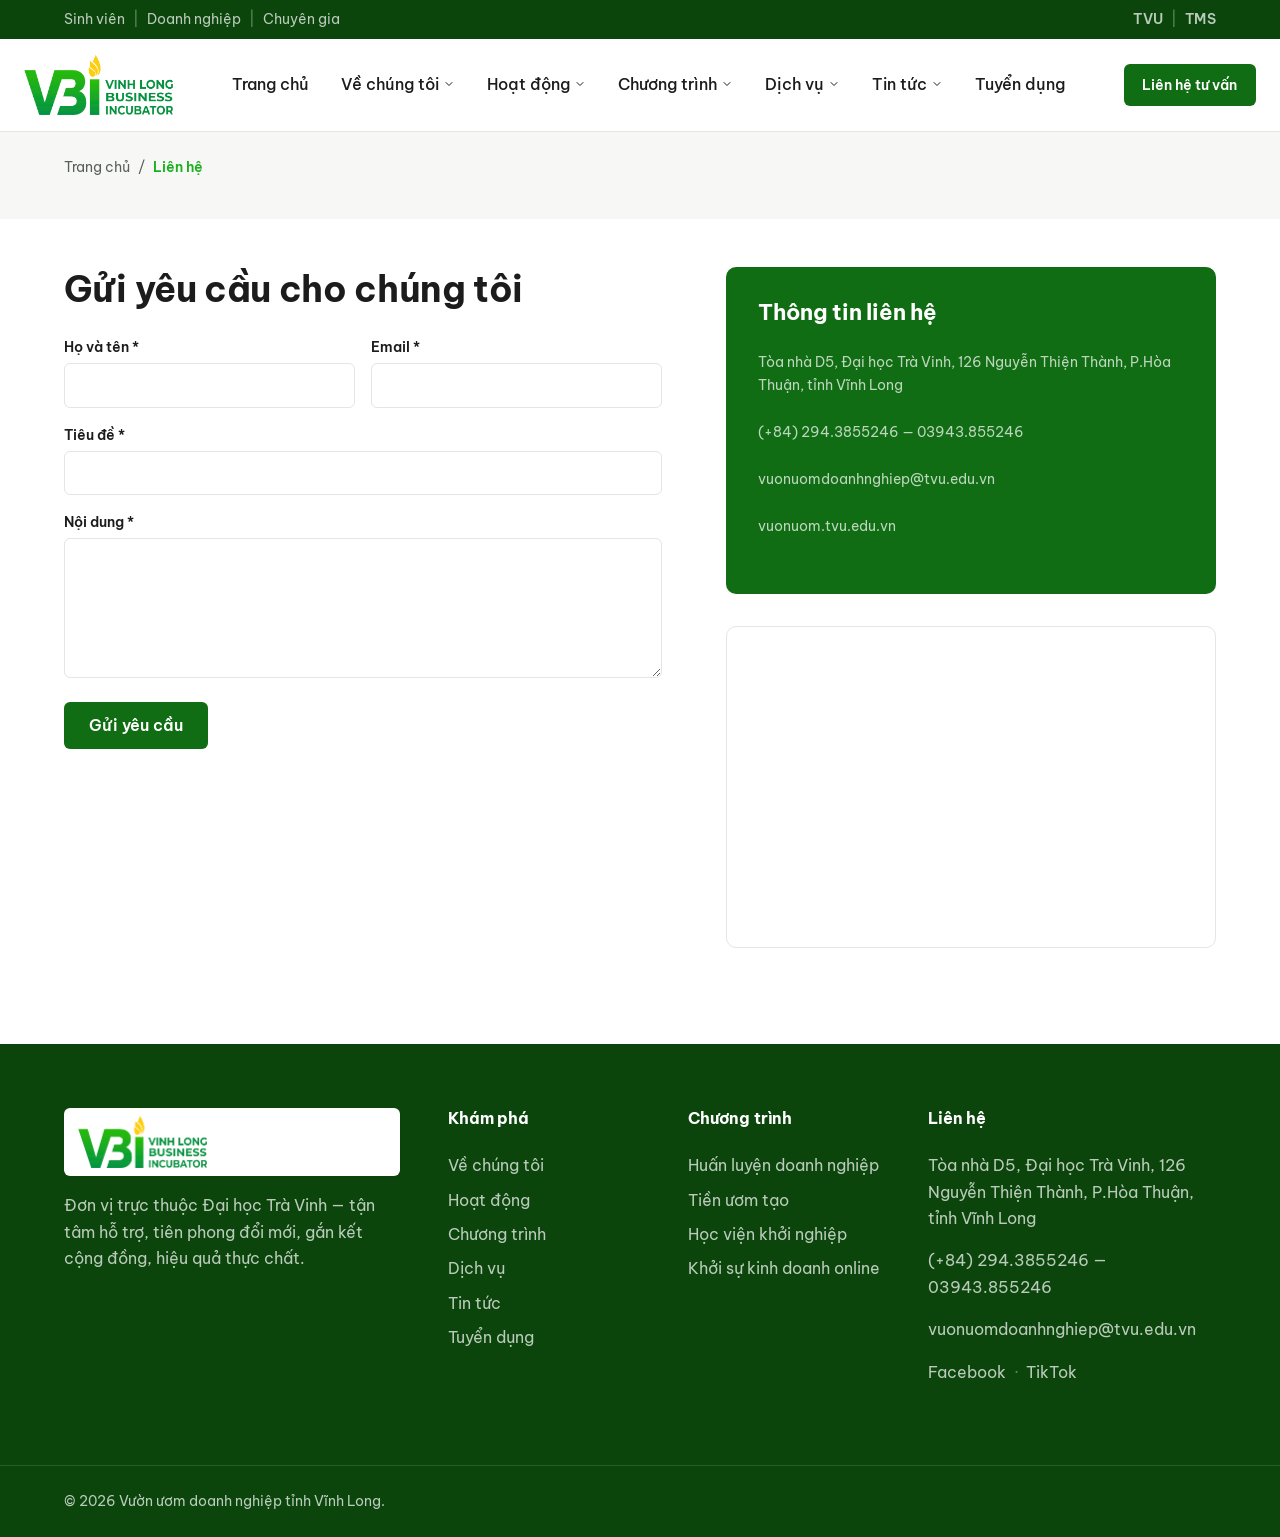
<file: lien-he.html>
<!DOCTYPE html>
<html lang="vi">

<head>
  <meta charset="UTF-8" />
  <meta name="viewport" content="width=device-width, initial-scale=1.0" />
  <title>Liên hệ — Vườn Ươm Doanh Nghiệp Tỉnh Vĩnh Long</title>
  <meta name="description"
    content="Liên hệ Vườn Ươm Doanh Nghiệp Tỉnh Vĩnh Long: địa chỉ, điện thoại, email và bản đồ." />
  <link rel="icon" type="image/png" href="assets/images/favicon-32.png" />

  <link rel="preconnect" href="https://fonts.googleapis.com" />
  <link rel="preconnect" href="https://fonts.gstatic.com" crossorigin />
  <link href="https://fonts.googleapis.com/css2?family=Be+Vietnam+Pro:wght@400;500;600;700;800&display=swap"
    rel="stylesheet" />

  <link rel="stylesheet" href="assets/css/base.css?v=20260708k" />
  <link rel="stylesheet" href="assets/css/layout.css?v=20260708k" />
  <link rel="stylesheet" href="assets/css/components.css?v=20260708k" />
</head>

<body>
  <a class="skip-link" href="#main">Bỏ qua đến nội dung chính</a>

  <header class="site-header" data-include="assets/partials/header.html"></header>

  <main id="main">
    <section class="page-hero">
      <div class="container">
        <div class="breadcrumb">
          <a href="index.html">Trang chủ</a>
          <span>/</span>
          <span class="breadcrumb__current">Liên hệ</span>
        </div>
      </div>
    </section>

    <section class="section">
      <div class="container contact-layout">
        <div class="reveal">
          <h2 style="margin-bottom: var(--space-4);">Gửi yêu cầu cho chúng tôi</h2>
          <form id="contactForm" novalidate>
            <div class="form-row">
              <div class="form-group">
                <label for="fullname">Họ và tên *</label>
                <input type="text" id="fullname" name="fullname" required aria-describedby="fullname-error" />
                <span class="form-error" id="fullname-error" role="alert">
                  <span>Vui lòng nhập họ và tên.</span>
                </span>
              </div>
              <div class="form-group">
                <label for="email">Email *</label>
                <input type="email" id="email" name="email" required aria-describedby="email-error" />
                <span class="form-error" id="email-error" role="alert">
                  <span>Vui lòng nhập email hợp lệ.</span>
                </span>
              </div>
            </div>
            <div class="form-group">
              <label for="subject">Tiêu đề *</label>
              <input type="text" id="subject" name="subject" required aria-describedby="subject-error" />
              <span class="form-error" id="subject-error" role="alert">
                <span>Vui lòng nhập tiêu đề.</span>
              </span>
            </div>
            <div class="form-group">
              <label for="message">Nội dung *</label>
              <textarea id="message" name="message" required aria-describedby="message-error"></textarea>
              <span class="form-error" id="message-error" role="alert">
                <span>Vui lòng nhập nội dung cần hỗ trợ.</span>
              </span>
            </div>
            <button type="submit" class="btn btn--primary">Gửi yêu cầu</button>
          </form>
          <div id="contactSuccess" class="notice-box is-hidden" role="status" aria-live="polite" tabindex="-1"
            style="margin-top: var(--space-4);">
            <span>Gửi thành công! Chúng tôi sẽ liên hệ lại với bạn sớm nhất có thể.</span>
          </div>
        </div>

        <div class="reveal">
          <div class="contact-info-card">
            <h3>Thông tin liên hệ</h3>
            <ul>
              <li>
                <span>Tòa nhà D5, Đại học Trà Vinh, 126 Nguyễn Thiện Thành, P.Hòa Thuận, tỉnh Vĩnh Long</span>
              </li>
              <li>
                <span>(+84) 294.3855246 — 03943.855246</span>
              </li>
              <li>
                <span>vuonuomdoanhnghiep@tvu.edu.vn</span>
              </li>
              <li>
                <span>vuonuom.tvu.edu.vn</span>
              </li>
            </ul>
          </div>

          <div class="map-embed">
            <iframe src="https://www.google.com/maps?q=9.9209089,106.3481639&output=embed" loading="lazy"
              referrerpolicy="no-referrer-when-downgrade" title="Bản đồ Vườn Ươm Doanh Nghiệp Tỉnh Vĩnh Long">
            </iframe>
          </div>
        </div>
      </div>
    </section>
  </main>

  <footer class="site-footer" data-include="assets/partials/footer.html"></footer>

  <button id="backToTop" class="back-to-top" aria-label="Lên đầu trang">
    <svg viewBox="0 0 24 24" fill="none" stroke="currentColor" stroke-width="2" stroke-linecap="round"
      stroke-linejoin="round">
      <path d="M12 19V5" />
      <path d="m5 12 7-7 7 7" />
    </svg>
  </button>

  <script src="assets/js/main.js?v=20260708k"></script>
  <script src="assets/js/scroll-reveal.js?v=20260708k"></script>
</body>

</html>
</file>
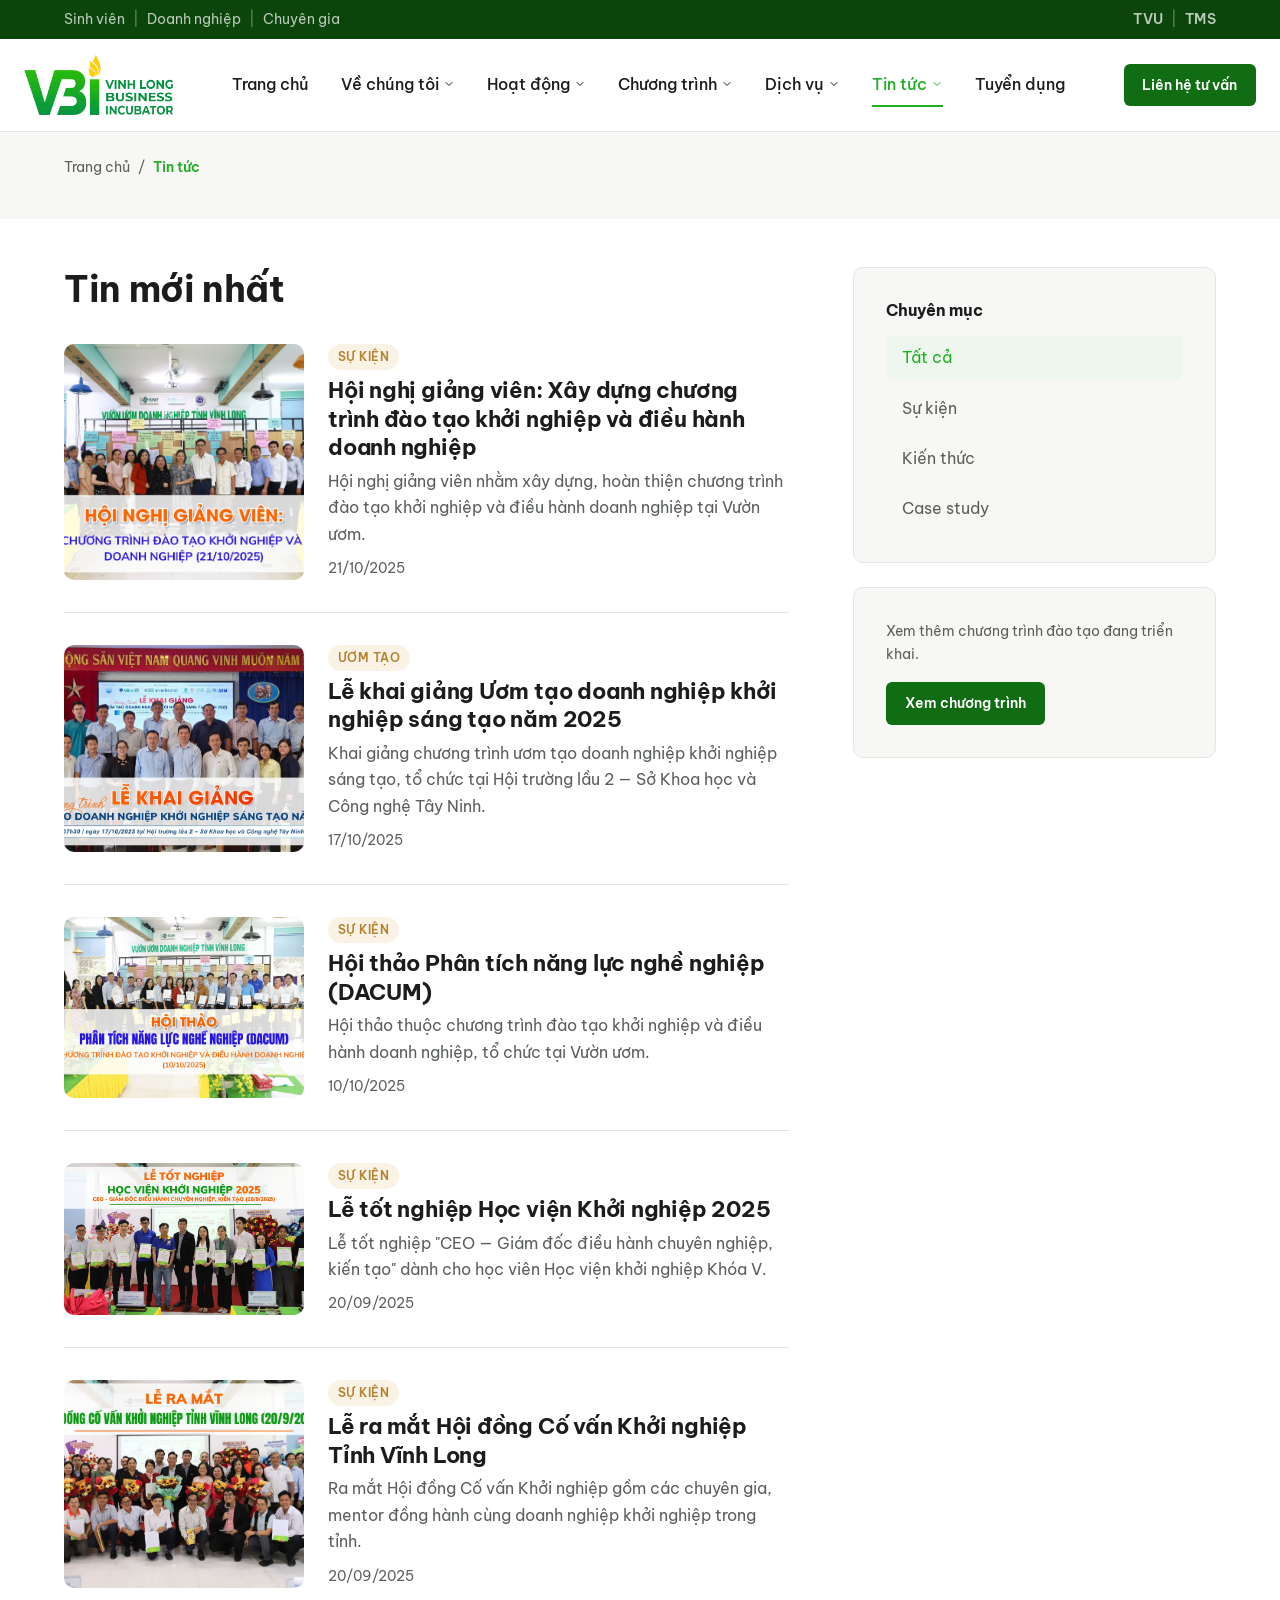
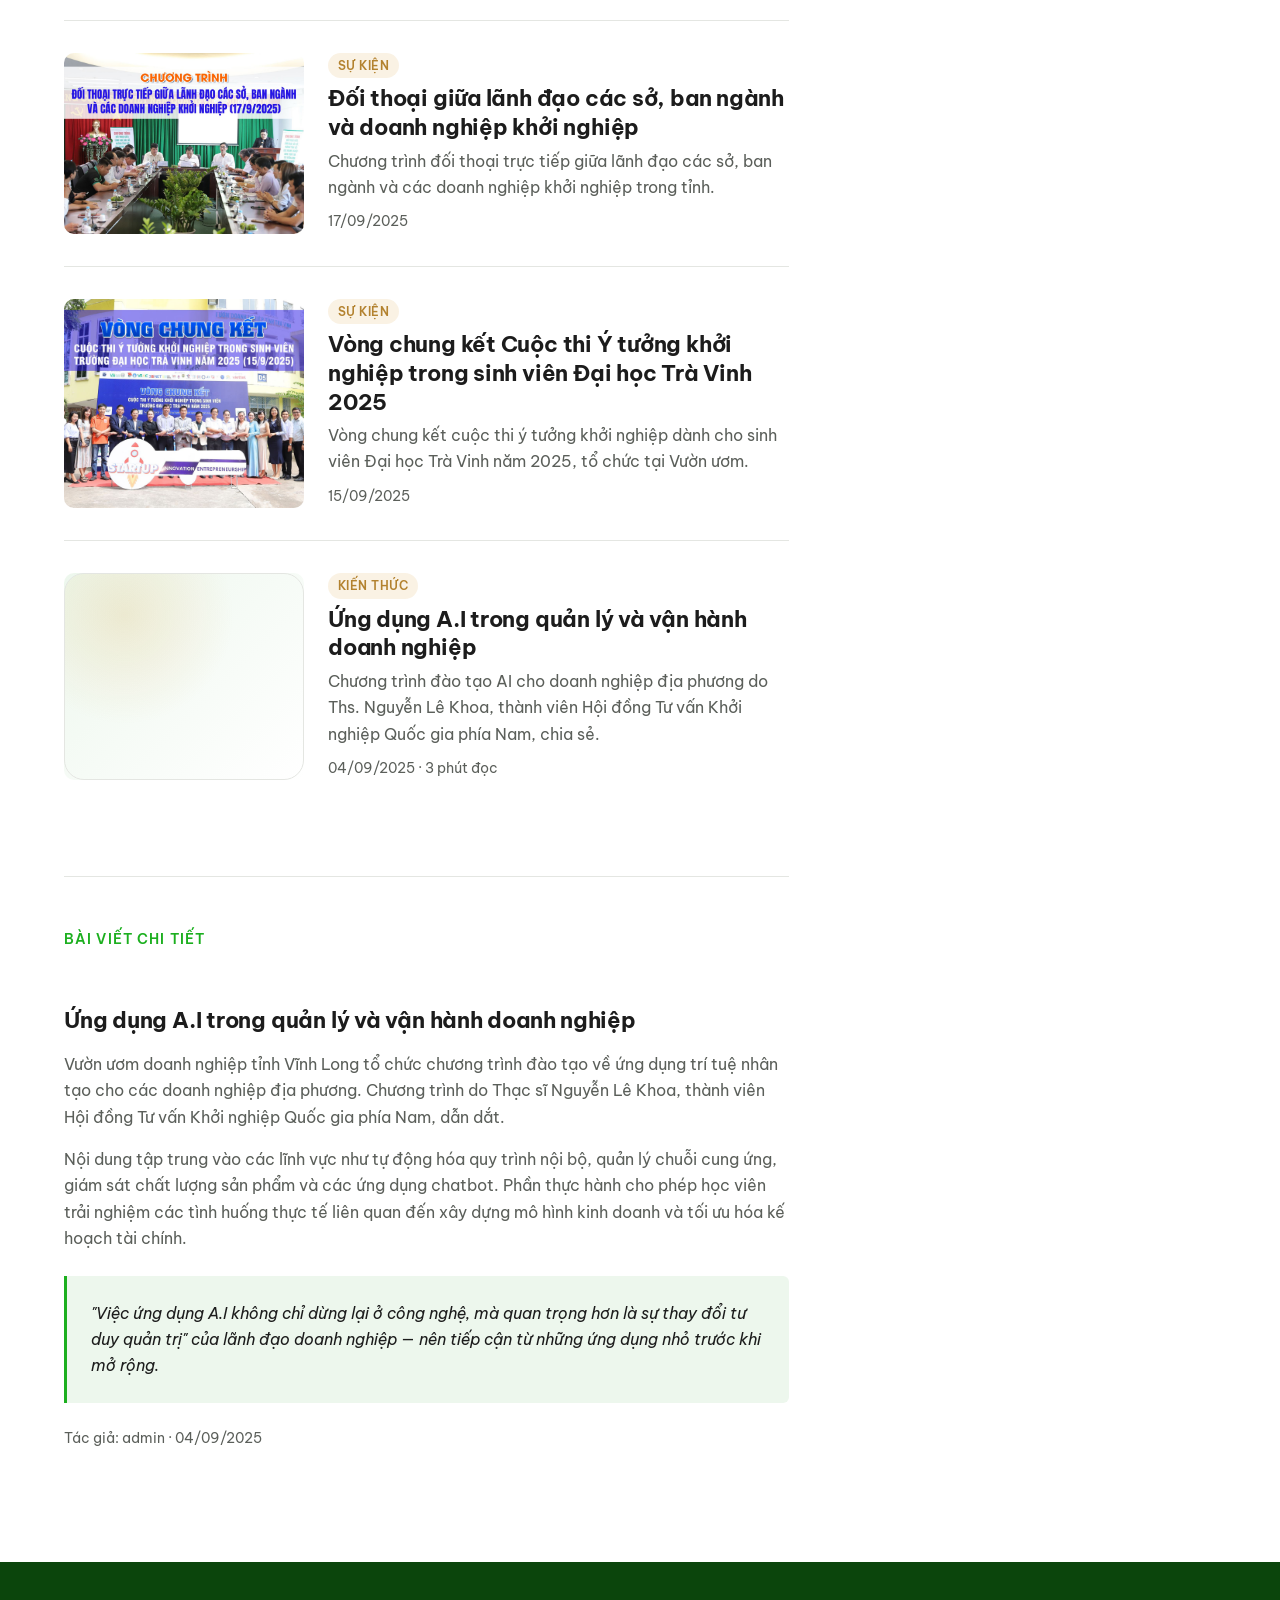
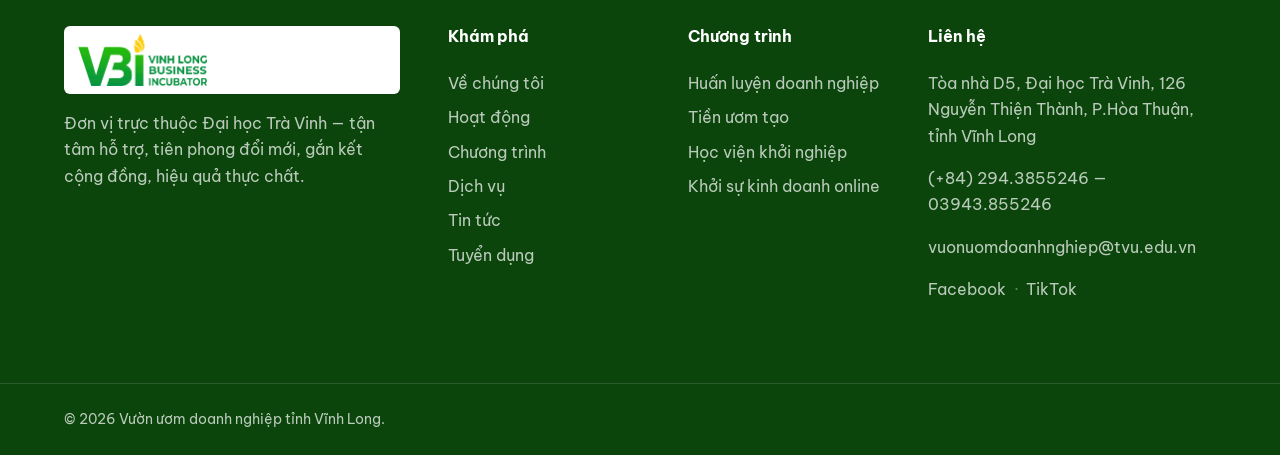
<file: tin-tuc.html>
<!DOCTYPE html>
<html lang="vi">

<head>
  <meta charset="UTF-8" />
  <meta name="viewport" content="width=device-width, initial-scale=1.0" />
  <title>Tin tức &amp; Kiến thức — Vườn Ươm Doanh Nghiệp Tỉnh Vĩnh Long</title>
  <meta name="description" content="Tin tức, sự kiện và kiến thức mới nhất từ Vườn Ươm Doanh Nghiệp Tỉnh Vĩnh Long." />
  <link rel="icon" type="image/png" href="assets/images/favicon-32.png" />

  <link rel="preconnect" href="https://fonts.googleapis.com" />
  <link rel="preconnect" href="https://fonts.gstatic.com" crossorigin />
  <link href="https://fonts.googleapis.com/css2?family=Be+Vietnam+Pro:wght@400;500;600;700;800&display=swap"
    rel="stylesheet" />

  <link rel="stylesheet" href="assets/css/base.css?v=20260708k" />
  <link rel="stylesheet" href="assets/css/layout.css?v=20260708k" />
  <link rel="stylesheet" href="assets/css/components.css?v=20260708k" />
</head>

<body>
  <a class="skip-link" href="#main">Bỏ qua đến nội dung chính</a>

  <header class="site-header" data-include="assets/partials/header.html"></header>

  <main id="main">
    <section class="page-hero">
      <div class="container">
        <div class="breadcrumb">
          <a href="index.html">Trang chủ</a>
          <span>/</span>
          <span class="breadcrumb__current">Tin tức</span>
        </div>
      </div>
    </section>

    <section class="section" id="kien-thuc">
      <div class="container content-layout">
        <div class="content-main">
          <div class="section-head reveal" style="margin-bottom: var(--space-5);">
            <h2>Tin mới nhất</h2>
          </div>

          <div class="news-list reveal" id="newsList">
            <a id="tin-hoi-nghi-giang-vien" class="news-list-item" data-news-category="su-kien">
              <span class="news-list-item__media"><img src="assets/images/hero/event-8.jpg" alt=""
                  loading="lazy" /></span>
              <span class="news-list-item__body">
                <span class="news-card__tag">Sự kiện</span>
                <h3>Hội nghị giảng viên: Xây dựng chương trình đào tạo khởi nghiệp và điều hành doanh nghiệp</h3>
                <p>Hội nghị giảng viên nhằm xây dựng, hoàn thiện chương trình đào tạo khởi nghiệp và điều hành doanh
                  nghiệp tại Vườn ươm.</p>
                <span class="activity-card__meta">
                  21/10/2025
                </span>
              </span>
            </a>

            <a id="tin-khai-giang-uom-tao" class="news-list-item" data-news-category="su-kien">
              <span class="news-list-item__media"><img src="assets/images/hero/event-7.jpg" alt=""
                  loading="lazy" /></span>
              <span class="news-list-item__body">
                <span class="news-card__tag">Ươm tạo</span>
                <h3>Lễ khai giảng Ươm tạo doanh nghiệp khởi nghiệp sáng tạo năm 2025</h3>
                <p>Khai giảng chương trình ươm tạo doanh nghiệp khởi nghiệp sáng tạo, tổ chức tại Hội trường lầu 2 — Sở
                  Khoa học và Công nghệ Tây Ninh.</p>
                <span class="activity-card__meta">
                  17/10/2025
                </span>
              </span>
            </a>

            <a id="tin-dacum" class="news-list-item" data-news-category="su-kien">
              <span class="news-list-item__media"><img src="assets/images/hero/event-4.jpg" alt=""
                  loading="lazy" /></span>
              <span class="news-list-item__body">
                <span class="news-card__tag">Sự kiện</span>
                <h3>Hội thảo Phân tích năng lực nghề nghiệp (DACUM)</h3>
                <p>Hội thảo thuộc chương trình đào tạo khởi nghiệp và điều hành doanh nghiệp, tổ chức tại Vườn ươm.</p>
                <span class="activity-card__meta">
                  10/10/2025
                </span>
              </span>
            </a>

            <a id="tin-tot-nghiep-hvkn" class="news-list-item" data-news-category="su-kien">
              <span class="news-list-item__media"><img src="assets/images/hero/event-2.jpg" alt=""
                  loading="lazy" /></span>
              <span class="news-list-item__body">
                <span class="news-card__tag">Sự kiện</span>
                <h3>Lễ tốt nghiệp Học viện Khởi nghiệp 2025</h3>
                <p>Lễ tốt nghiệp "CEO — Giám đốc điều hành chuyên nghiệp, kiến tạo" dành cho học viên Học viện khởi
                  nghiệp Khóa V.</p>
                <span class="activity-card__meta">
                  20/09/2025
                </span>
              </span>
            </a>

            <a id="tin-le-ra-mat-hoi-dong" class="news-list-item" data-news-category="su-kien">
              <span class="news-list-item__media"><img src="assets/images/hero/event-1.jpg" alt=""
                  loading="lazy" /></span>
              <span class="news-list-item__body">
                <span class="news-card__tag">Sự kiện</span>
                <h3>Lễ ra mắt Hội đồng Cố vấn Khởi nghiệp Tỉnh Vĩnh Long</h3>
                <p>Ra mắt Hội đồng Cố vấn Khởi nghiệp gồm các chuyên gia, mentor đồng hành cùng doanh nghiệp khởi nghiệp
                  trong tỉnh.</p>
                <span class="activity-card__meta">
                  20/09/2025
                </span>
              </span>
            </a>

            <a id="tin-doi-thoai" class="news-list-item" data-news-category="su-kien">
              <span class="news-list-item__media"><img src="assets/images/hero/event-6.jpg" alt=""
                  loading="lazy" /></span>
              <span class="news-list-item__body">
                <span class="news-card__tag">Sự kiện</span>
                <h3>Đối thoại giữa lãnh đạo các sở, ban ngành và doanh nghiệp khởi nghiệp</h3>
                <p>Chương trình đối thoại trực tiếp giữa lãnh đạo các sở, ban ngành và các doanh nghiệp khởi nghiệp
                  trong tỉnh.</p>
                <span class="activity-card__meta">
                  17/09/2025
                </span>
              </span>
            </a>

            <a id="tin-vong-chung-ket" class="news-list-item" data-news-category="su-kien">
              <span class="news-list-item__media"><img src="assets/images/hero/event-3.jpg" alt=""
                  loading="lazy" /></span>
              <span class="news-list-item__body">
                <span class="news-card__tag">Sự kiện</span>
                <h3>Vòng chung kết Cuộc thi Ý tưởng khởi nghiệp trong sinh viên Đại học Trà Vinh 2025</h3>
                <p>Vòng chung kết cuộc thi ý tưởng khởi nghiệp dành cho sinh viên Đại học Trà Vinh năm 2025, tổ chức tại
                  Vườn ươm.</p>
                <span class="activity-card__meta">
                  15/09/2025
                </span>
              </span>
            </a>

            <a href="#tin-ung-dung-ai-chi-tiet" id="tin-ung-dung-ai" class="news-list-item"
              data-news-category="kien-thuc">
              <span class="news-list-item__media">
                <span class="media-placeholder" style="height:100%; aspect-ratio:auto;">
                </span>
              </span>
              <span class="news-list-item__body">
                <span class="news-card__tag">Kiến thức</span>
                <h3>Ứng dụng A.I trong quản lý và vận hành doanh nghiệp</h3>
                <p>Chương trình đào tạo AI cho doanh nghiệp địa phương do Ths. Nguyễn Lê Khoa, thành viên Hội đồng Tư vấn
                  Khởi nghiệp Quốc gia phía Nam, chia sẻ.</p>
                <span class="activity-card__meta">
                  04/09/2025 · 3 phút đọc
                </span>
              </span>
            </a>
          </div>

          <div class="activity-empty" id="newsEmpty">
            <p>Chưa có bài viết nào trong chuyên mục này. Vui lòng quay lại sau hoặc <a href="lien-he.html"
                style="color:var(--color-primary); font-weight:600;">liên hệ</a> để biết thêm thông tin.</p>
          </div>

          <article class="prose reveal" id="tin-ung-dung-ai-chi-tiet"
            style="margin-top: var(--space-7); padding-top: var(--space-6); border-top: 1px solid var(--color-border);">
            <span class="eyebrow">Bài viết chi tiết</span>
            <h2>Ứng dụng A.I trong quản lý và vận hành doanh nghiệp</h2>
            <p>Vườn ươm doanh nghiệp tỉnh Vĩnh Long tổ chức chương trình đào tạo về ứng dụng trí tuệ nhân tạo cho các
              doanh nghiệp địa phương. Chương trình do Thạc sĩ Nguyễn Lê Khoa, thành viên Hội đồng Tư vấn Khởi nghiệp
              Quốc gia phía Nam, dẫn dắt.</p>
            <p>Nội dung tập trung vào các lĩnh vực như tự động hóa quy trình nội bộ, quản lý chuỗi cung ứng, giám sát
              chất lượng sản phẩm và các ứng dụng chatbot. Phần thực hành cho phép học viên trải nghiệm các tình huống
              thực tế liên quan đến xây dựng mô hình kinh doanh và tối ưu hóa kế hoạch tài chính.</p>
            <blockquote>"Việc ứng dụng A.I không chỉ dừng lại ở công nghệ, mà quan trọng hơn là sự thay đổi tư duy quản
              trị" của lãnh đạo doanh nghiệp — nên tiếp cận từ những ứng dụng nhỏ trước khi mở rộng.</blockquote>
            <p style="color:var(--color-text-muted); font-size: var(--fs-sm);">Tác giả: admin · 04/09/2025</p>
          </article>
        </div>

        <aside class="content-sidebar reveal">
          <div class="side-card">
            <h3>Chuyên mục</h3>
            <ul>
              <li><a href="#" data-news-filter="all" role="button" aria-pressed="true" class="is-active">Tất cả</a></li>
              <li><a href="#" data-news-filter="su-kien" role="button" aria-pressed="false">Sự kiện</a></li>
              <li><a href="#" data-news-filter="kien-thuc" role="button" aria-pressed="false">Kiến thức</a></li>
              <li><a href="#" id="case-study" data-news-filter="case-study" role="button" aria-pressed="false">Case
                  study</a></li>
            </ul>
          </div>
          <div class="side-card">
            <p style="color:var(--color-text-muted); font-size: var(--fs-sm); margin-bottom: var(--space-3);">Xem thêm
              chương trình đào tạo đang triển khai.</p>
            <a href="chuong-trinh.html" class="btn btn--primary btn--sm">Xem chương trình</a>
          </div>
        </aside>
      </div>
    </section>
  </main>

  <footer class="site-footer" data-include="assets/partials/footer.html"></footer>

  <button id="backToTop" class="back-to-top" aria-label="Lên đầu trang">
    <svg viewBox="0 0 24 24" fill="none" stroke="currentColor" stroke-width="2" stroke-linecap="round"
      stroke-linejoin="round">
      <path d="M12 19V5" />
      <path d="m5 12 7-7 7 7" />
    </svg>
  </button>

  <script src="assets/js/main.js?v=20260708k"></script>
  <script src="assets/js/scroll-reveal.js?v=20260708k"></script>
</body>

</html>
</file>
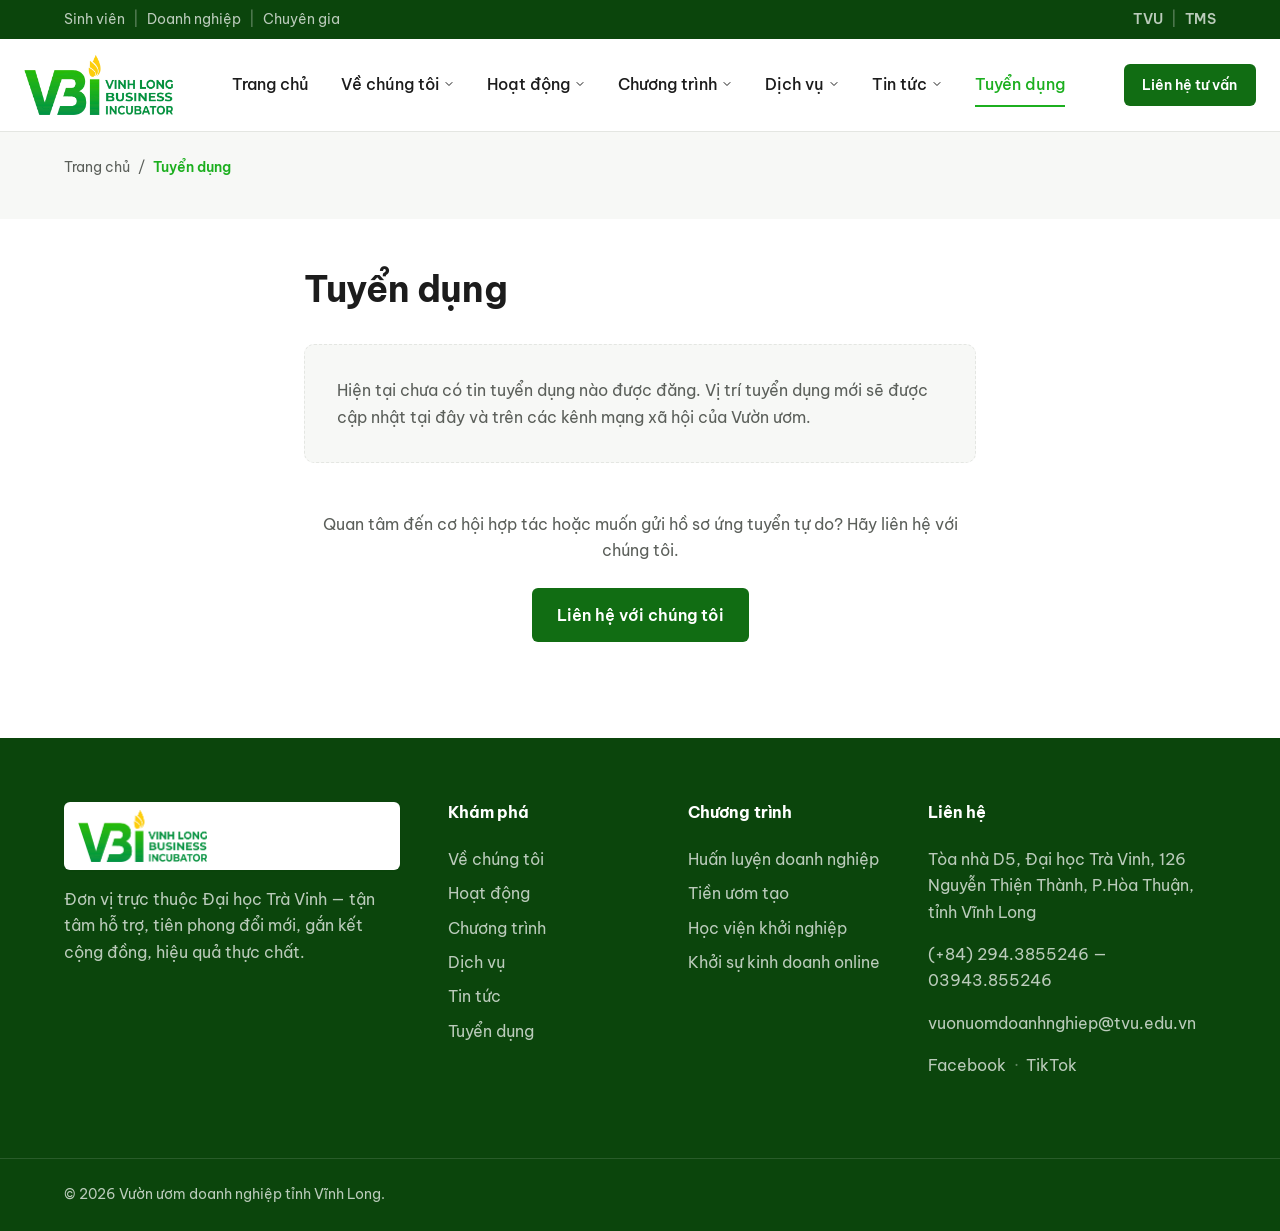
<file: tuyen-dung.html>
<!DOCTYPE html>
<html lang="vi">
<head>
  <meta charset="UTF-8" />
  <meta name="viewport" content="width=device-width, initial-scale=1.0" />
  <title>Tuyển dụng — Vườn Ươm Doanh Nghiệp Tỉnh Vĩnh Long</title>
  <meta name="description" content="Thông tin tuyển dụng và cơ hội hợp tác cùng Vườn Ươm Doanh Nghiệp Tỉnh Vĩnh Long." />
  <link rel="icon" type="image/png" href="assets/images/favicon-32.png" />

  <link rel="preconnect" href="https://fonts.googleapis.com" />
  <link rel="preconnect" href="https://fonts.gstatic.com" crossorigin />
  <link href="https://fonts.googleapis.com/css2?family=Be+Vietnam+Pro:wght@400;500;600;700;800&display=swap" rel="stylesheet" />

  <link rel="stylesheet" href="assets/css/base.css?v=20260708k" />
  <link rel="stylesheet" href="assets/css/layout.css?v=20260708k" />
  <link rel="stylesheet" href="assets/css/components.css?v=20260708k" />
</head>
<body>
  <a class="skip-link" href="#main">Bỏ qua đến nội dung chính</a>

  <header class="site-header" data-include="assets/partials/header.html"></header>

  <main id="main">
    <section class="page-hero">
      <div class="container">
        <div class="breadcrumb">
          <a href="index.html">Trang chủ</a>
          <span>/</span>
          <span class="breadcrumb__current">Tuyển dụng</span>
        </div>
      </div>
    </section>

    <section class="section">
      <div class="container" style="max-width: 720px;">
        <h2 class="reveal" style="margin-bottom: var(--space-5);">Tuyển dụng</h2>
        <div class="notice-box reveal">
          <span>Hiện tại chưa có tin tuyển dụng nào được đăng. Vị trí tuyển dụng mới sẽ được cập nhật tại đây và trên các kênh mạng xã hội của Vườn ươm.</span>
        </div>

        <div class="reveal" style="margin-top: var(--space-6); text-align:center;">
          <p style="color:var(--color-text-muted); margin-bottom: var(--space-4);">Quan tâm đến cơ hội hợp tác hoặc muốn gửi hồ sơ ứng tuyển tự do? Hãy liên hệ với chúng tôi.</p>
          <a href="lien-he.html" class="btn btn--primary">Liên hệ với chúng tôi</a>
        </div>
      </div>
    </section>
  </main>

  <footer class="site-footer" data-include="assets/partials/footer.html"></footer>

  <button id="backToTop" class="back-to-top" aria-label="Lên đầu trang">
    <svg viewBox="0 0 24 24" fill="none" stroke="currentColor" stroke-width="2" stroke-linecap="round" stroke-linejoin="round"><path d="M12 19V5"/><path d="m5 12 7-7 7 7"/></svg>
  </button>

  <script src="assets/js/main.js?v=20260708k"></script>
  <script src="assets/js/scroll-reveal.js?v=20260708k"></script>
</body>
</html>
</file>
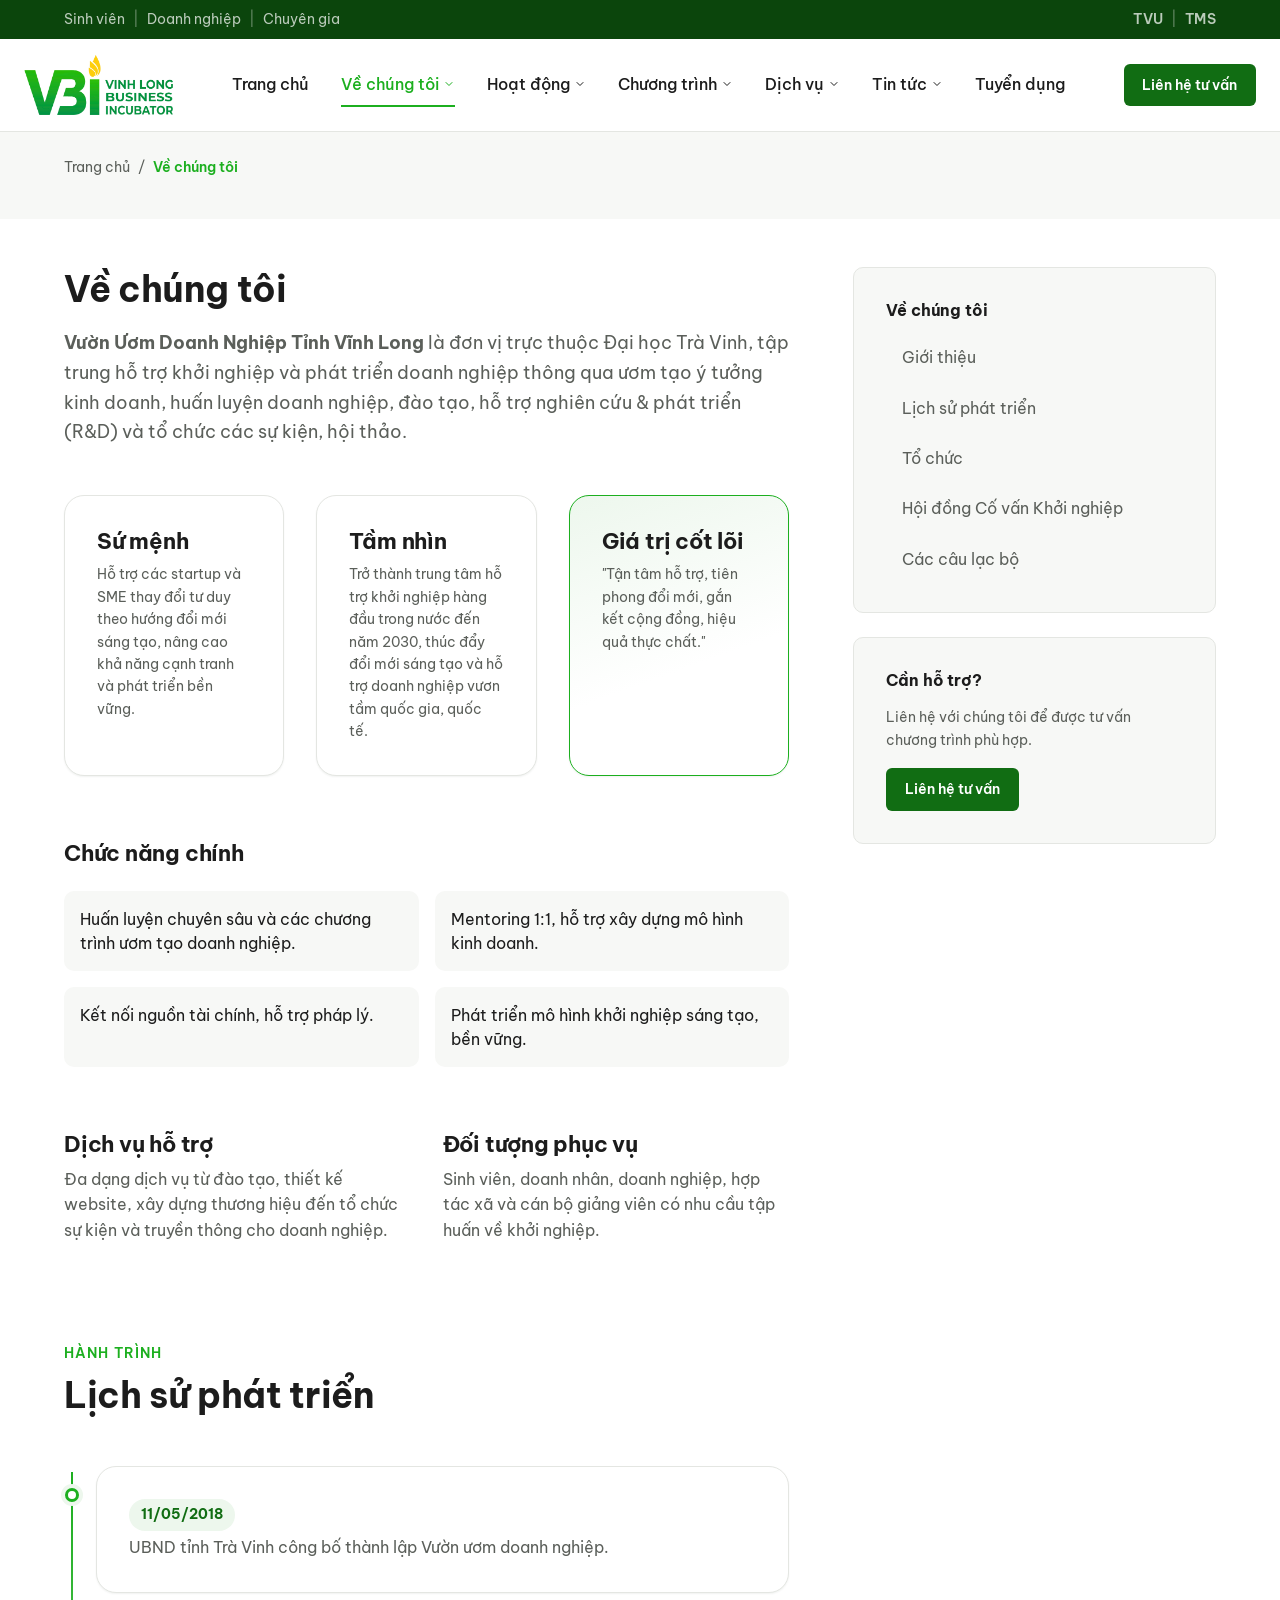
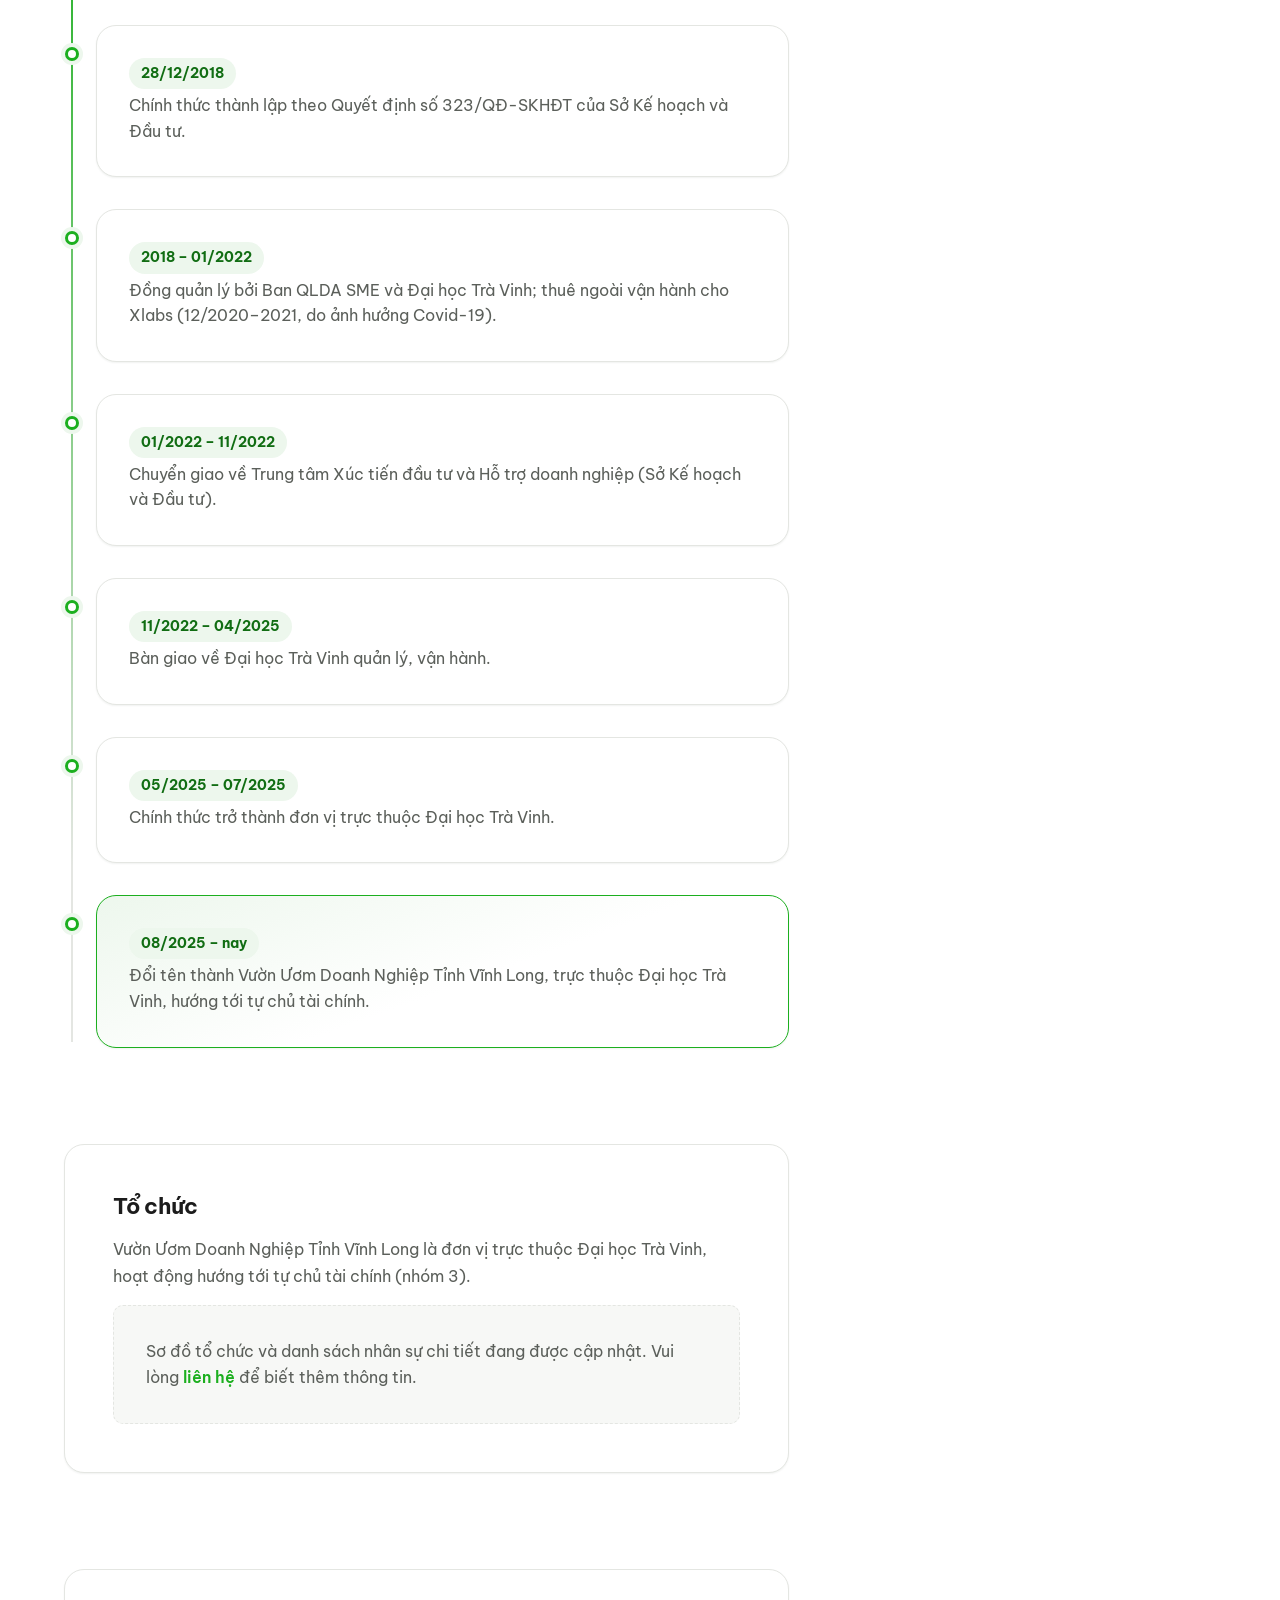
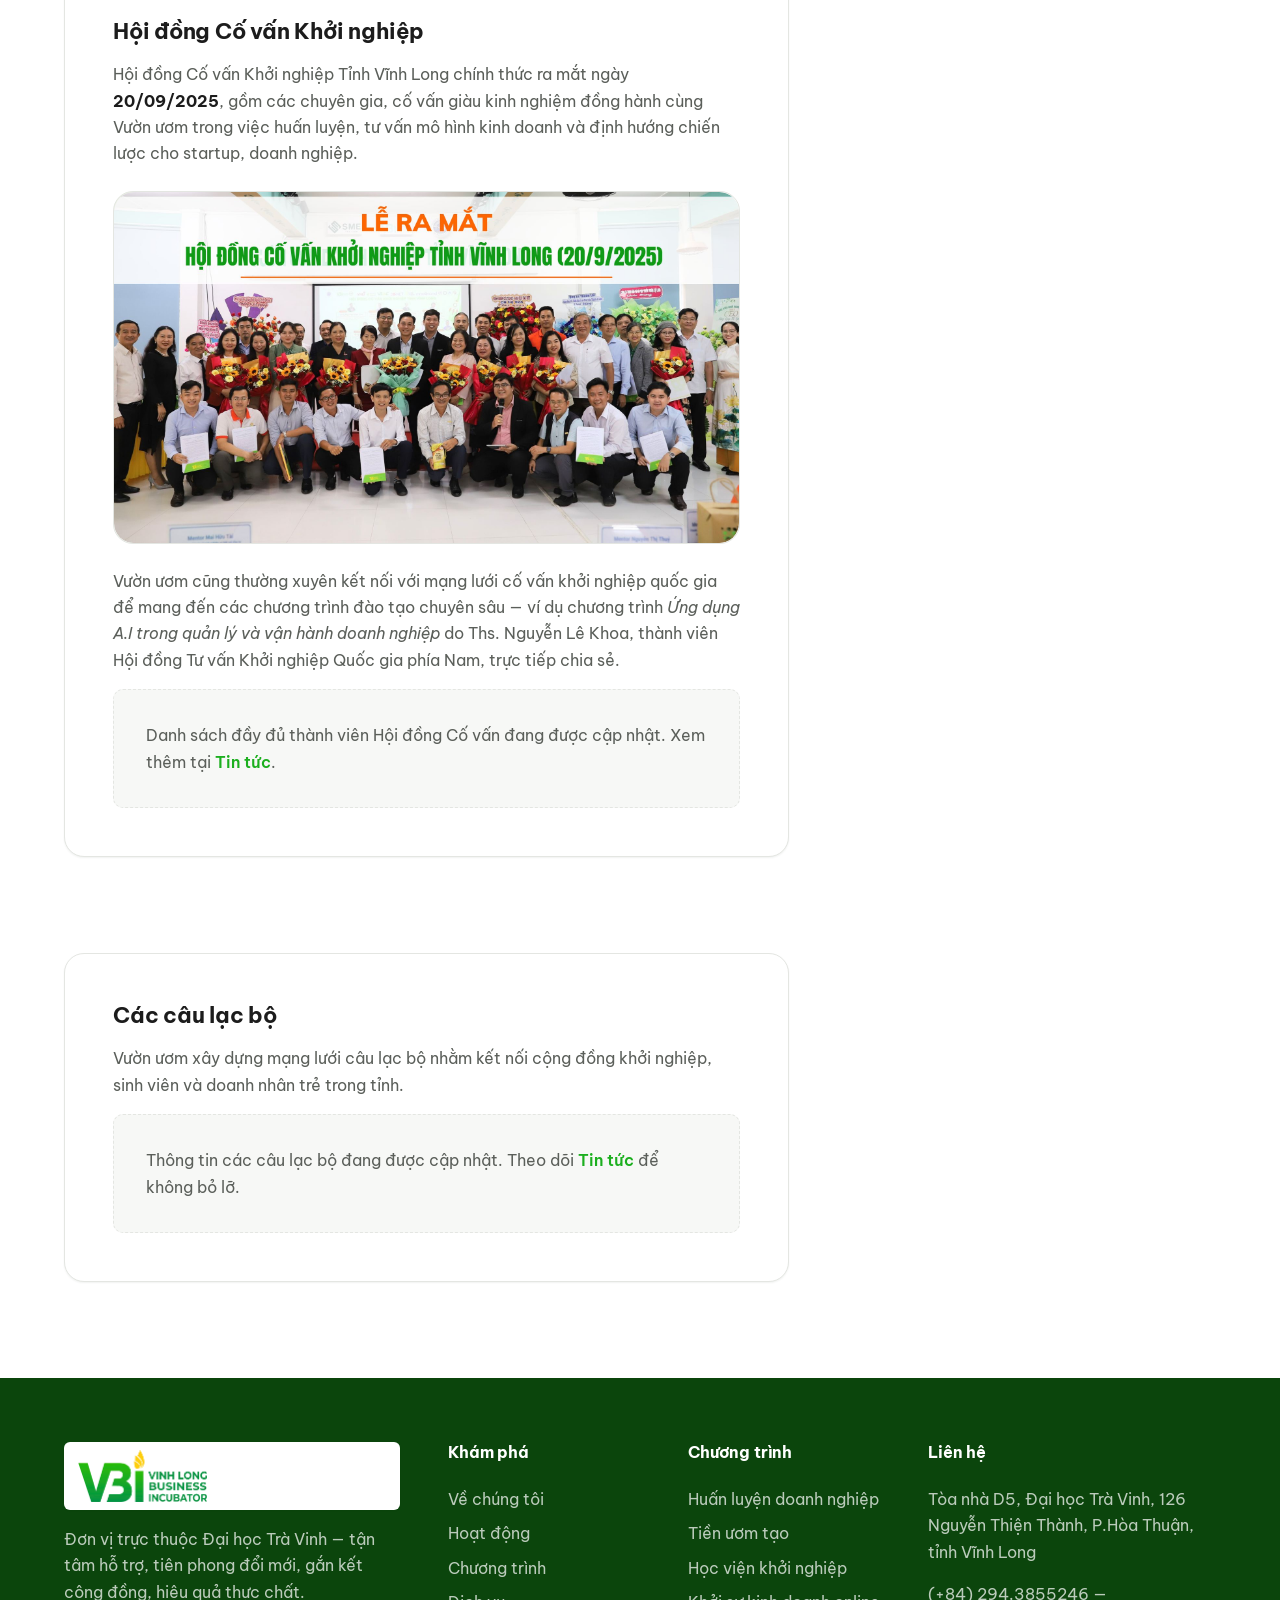
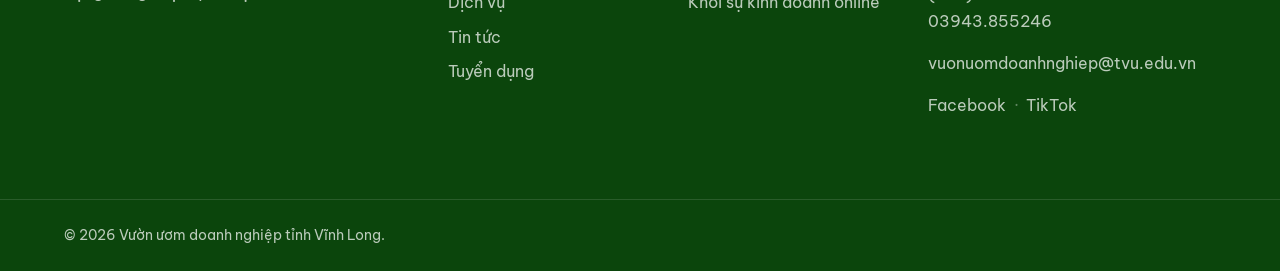
<file: ve-chung-toi.html>
<!DOCTYPE html>
<html lang="vi">

<head>
  <meta charset="UTF-8" />
  <meta name="viewport" content="width=device-width, initial-scale=1.0" />
  <title>Về chúng tôi — Vườn Ươm Doanh Nghiệp Tỉnh Vĩnh Long</title>
  <meta name="description"
    content="Giới thiệu, lịch sử phát triển, tổ chức, hội đồng cố vấn khởi nghiệp và câu lạc bộ của Vườn Ươm Doanh Nghiệp Tỉnh Vĩnh Long — đơn vị trực thuộc Đại học Trà Vinh." />
  <link rel="icon" type="image/png" href="assets/images/favicon-32.png" />

  <link rel="preconnect" href="https://fonts.googleapis.com" />
  <link rel="preconnect" href="https://fonts.gstatic.com" crossorigin />
  <link href="https://fonts.googleapis.com/css2?family=Be+Vietnam+Pro:wght@400;500;600;700;800&display=swap"
    rel="stylesheet" />

  <link rel="stylesheet" href="assets/css/base.css?v=20260708k" />
  <link rel="stylesheet" href="assets/css/layout.css?v=20260708k" />
  <link rel="stylesheet" href="assets/css/components.css?v=20260708k" />
</head>

<body>
  <a class="skip-link" href="#main">Bỏ qua đến nội dung chính</a>

  <header class="site-header" data-include="assets/partials/header.html"></header>

  <main id="main">
    <section class="page-hero">
      <div class="container">
        <div class="breadcrumb">
          <a href="index.html">Trang chủ</a>
          <span>/</span>
          <span class="breadcrumb__current">Về chúng tôi</span>
        </div>
      </div>
    </section>

    <section class="section">
      <div class="container content-layout">
        <div class="content-main">
          <div class="about-intro reveal" id="gioi-thieu">
            <h2>Về chúng tôi</h2>
            <p class="about-intro__lead"><strong>Vườn Ươm Doanh Nghiệp Tỉnh Vĩnh Long</strong> là đơn vị trực thuộc Đại
              học Trà Vinh, tập trung hỗ trợ khởi nghiệp và phát triển doanh nghiệp thông qua ươm tạo ý tưởng kinh
              doanh, huấn luyện doanh nghiệp, đào tạo, hỗ trợ nghiên cứu &amp; phát triển (R&amp;D) và tổ chức các sự
              kiện, hội thảo.</p>

            <div class="pillar-grid">
              <article class="pillar-card reveal">
                <h3>Sứ mệnh</h3>
                <p>Hỗ trợ các startup và SME thay đổi tư duy theo hướng đổi mới sáng tạo, nâng cao khả năng cạnh tranh
                  và phát triển bền vững.</p>
              </article>
              <article class="pillar-card reveal">
                <h3>Tầm nhìn</h3>
                <p>Trở thành trung tâm hỗ trợ khởi nghiệp hàng đầu trong nước đến năm 2030, thúc đẩy đổi mới sáng tạo và
                  hỗ trợ doanh nghiệp vươn tầm quốc gia, quốc tế.</p>
              </article>
              <article class="pillar-card pillar-card--accent reveal">
                <h3>Giá trị cốt lõi</h3>
                <p>"Tận tâm hỗ trợ, tiên phong đổi mới, gắn kết cộng đồng, hiệu quả thực chất."</p>
              </article>
            </div>

            <div class="about-feature">
              <h3>Chức năng chính</h3>
              <ul class="feature-list">
                <li class="reveal">
                  Huấn luyện chuyên sâu và các chương trình ươm tạo doanh nghiệp.
                </li>
                <li class="reveal">
                  Mentoring 1:1, hỗ trợ xây dựng mô hình kinh doanh.
                </li>
                <li class="reveal">
                  Kết nối nguồn tài chính, hỗ trợ pháp lý.
                </li>
                <li class="reveal">
                  Phát triển mô hình khởi nghiệp sáng tạo, bền vững.
                </li>
              </ul>
            </div>

            <div class="about-split">
              <div class="about-split__col">
                <h3>Dịch vụ hỗ trợ</h3>
                <p>Đa dạng dịch vụ từ đào tạo, thiết kế website, xây dựng thương hiệu đến tổ chức sự kiện và truyền
                  thông cho doanh nghiệp.</p>
              </div>
              <div class="about-split__col">
                <h3>Đối tượng phục vụ</h3>
                <p>Sinh viên, doanh nhân, doanh nghiệp, hợp tác xã và cán bộ giảng viên có nhu cầu tập huấn về khởi
                  nghiệp.</p>
              </div>
            </div>
          </div>

          <div class="reveal" id="lich-su" style="margin-top: var(--space-8);">
            <span class="eyebrow">Hành trình</span>
            <h2>Lịch sử phát triển</h2>
            <div class="timeline">
              <div class="timeline__item reveal">
                <div class="timeline__card">
                  <span class="timeline__date">11/05/2018</span>
                  <p>UBND tỉnh Trà Vinh công bố thành lập Vườn ươm doanh nghiệp.</p>
                </div>
              </div>
              <div class="timeline__item reveal">
                <div class="timeline__card">
                  <span class="timeline__date">28/12/2018</span>
                  <p>Chính thức thành lập theo Quyết định số 323/QĐ-SKHĐT của Sở Kế hoạch và Đầu tư.</p>
                </div>
              </div>
              <div class="timeline__item reveal">
                <div class="timeline__card">
                  <span class="timeline__date">2018 – 01/2022</span>
                  <p>Đồng quản lý bởi Ban QLDA SME và Đại học Trà Vinh; thuê ngoài vận hành cho Xlabs (12/2020–2021, do
                    ảnh hưởng Covid-19).</p>
                </div>
              </div>
              <div class="timeline__item reveal">
                <div class="timeline__card">
                  <span class="timeline__date">01/2022 – 11/2022</span>
                  <p>Chuyển giao về Trung tâm Xúc tiến đầu tư và Hỗ trợ doanh nghiệp (Sở Kế hoạch và Đầu tư).</p>
                </div>
              </div>
              <div class="timeline__item reveal">
                <div class="timeline__card">
                  <span class="timeline__date">11/2022 – 04/2025</span>
                  <p>Bàn giao về Đại học Trà Vinh quản lý, vận hành.</p>
                </div>
              </div>
              <div class="timeline__item reveal">
                <div class="timeline__card">
                  <span class="timeline__date">05/2025 – 07/2025</span>
                  <p>Chính thức trở thành đơn vị trực thuộc Đại học Trà Vinh.</p>
                </div>
              </div>
              <div class="timeline__item reveal">
                <div class="timeline__card timeline__card--current">
                  <span class="timeline__date">08/2025 – nay</span>
                  <p>Đổi tên thành Vườn Ươm Doanh Nghiệp Tỉnh Vĩnh Long, trực thuộc Đại học Trà Vinh, hướng tới tự chủ
                    tài chính.</p>
                </div>
              </div>
            </div>
          </div>

          <div class="prose about-panel reveal" id="to-chuc" style="margin-top: var(--space-8);">
            <h2>Tổ chức</h2>
            <p>Vườn Ươm Doanh Nghiệp Tỉnh Vĩnh Long là đơn vị trực thuộc Đại học Trà Vinh, hoạt động hướng tới tự chủ
              tài chính (nhóm 3).</p>
            <div class="notice-box">
              <span>Sơ đồ tổ chức và danh sách nhân sự chi tiết đang được cập nhật. Vui lòng <a href="lien-he.html"
                  style="color:var(--color-primary); font-weight:600;">liên hệ</a> để biết thêm thông tin.</span>
            </div>
          </div>

          <div class="prose about-panel reveal" id="hoi-dong-co-van" style="margin-top: var(--space-8);">
            <h2>Hội đồng Cố vấn Khởi nghiệp</h2>
            <p>Hội đồng Cố vấn Khởi nghiệp Tỉnh Vĩnh Long chính thức ra mắt ngày <strong>20/09/2025</strong>, gồm các
              chuyên gia, cố vấn giàu kinh nghiệm đồng hành cùng Vườn ươm trong việc huấn luyện, tư vấn mô hình kinh
              doanh và định hướng chiến lược cho startup, doanh nghiệp.</p>
            <div class="media-placeholder" style="aspect-ratio:16/9; margin-block: var(--space-4);">
              <img src="assets/images/hero/event-1.jpg"
                alt="Lễ ra mắt Hội đồng Cố vấn Khởi nghiệp Tỉnh Vĩnh Long, 20/09/2025" loading="lazy"
                style="width:100%; height:100%; object-fit:cover; border-radius: inherit;" />
            </div>
            <p>Vườn ươm cũng thường xuyên kết nối với mạng lưới cố vấn khởi nghiệp quốc gia để mang đến các chương trình
              đào tạo chuyên sâu — ví dụ chương trình <em>Ứng dụng A.I trong quản lý và vận hành doanh nghiệp</em> do
              Ths. Nguyễn Lê Khoa, thành viên Hội đồng Tư vấn Khởi nghiệp Quốc gia phía Nam, trực tiếp chia sẻ.</p>
            <div class="notice-box">
              <span>Danh sách đầy đủ thành viên Hội đồng Cố vấn đang được cập nhật. Xem thêm tại <a
                  href="tin-tuc.html#tin-le-ra-mat-hoi-dong" style="color:var(--color-primary); font-weight:600;">Tin
                  tức</a>.</span>
            </div>
          </div>

          <div class="prose about-panel reveal" id="cau-lac-bo" style="margin-top: var(--space-8);">
            <h2>Các câu lạc bộ</h2>
            <p>Vườn ươm xây dựng mạng lưới câu lạc bộ nhằm kết nối cộng đồng khởi nghiệp, sinh viên và doanh nhân trẻ
              trong tỉnh.</p>
            <div class="notice-box">
              <span>Thông tin các câu lạc bộ đang được cập nhật. Theo dõi <a href="tin-tuc.html"
                  style="color:var(--color-primary); font-weight:600;">Tin tức</a> để không bỏ lỡ.</span>
            </div>
          </div>
        </div>

        <aside class="content-sidebar reveal">
          <div class="side-card">
            <h3>Về chúng tôi</h3>
            <ul>
              <li><a href="#gioi-thieu">Giới thiệu</a></li>
              <li><a href="#lich-su">Lịch sử phát triển</a></li>
              <li><a href="#to-chuc">Tổ chức</a></li>
              <li><a href="#hoi-dong-co-van">Hội đồng Cố vấn Khởi nghiệp</a></li>
              <li><a href="#cau-lac-bo">Các câu lạc bộ</a></li>
            </ul>
          </div>
          <div class="side-card">
            <h3>Cần hỗ trợ?</h3>
            <p style="color:var(--color-text-muted); font-size: var(--fs-sm); margin-bottom: var(--space-3);">Liên hệ
              với chúng tôi để được tư vấn chương trình phù hợp.</p>
            <a href="lien-he.html" class="btn btn--primary btn--sm">Liên hệ tư vấn</a>
          </div>
        </aside>
      </div>
    </section>
  </main>

  <footer class="site-footer" data-include="assets/partials/footer.html"></footer>

  <button id="backToTop" class="back-to-top" aria-label="Lên đầu trang">
    <svg viewBox="0 0 24 24" fill="none" stroke="currentColor" stroke-width="2" stroke-linecap="round"
      stroke-linejoin="round">
      <path d="M12 19V5" />
      <path d="m5 12 7-7 7 7" />
    </svg>
  </button>

  <script src="assets/js/main.js?v=20260708k"></script>
  <script src="assets/js/scroll-reveal.js?v=20260708k"></script>
</body>

</html>
</file>
<file: assets/css/base.css>
/* ==========================================================================
   Base — reset, design tokens, typography
   ========================================================================== */

:root {
  /* Màu sắc */
  --color-primary: #1CAF1F;
  --color-primary-dark: #116D13;
  --color-primary-darker: #0B450C;
  --color-primary-tint: #EDF7ED;
  --color-accent: #D9A441;
  --color-accent-dark: #B3822F;

  --color-bg: #FFFFFF;
  --color-bg-alt: #F7F8F6;
  --color-text: #1C1C1C;
  --color-text-muted: #5B5F5A;
  --color-border: #E4E6E2;

  --color-on-primary: #FFFFFF;
  --color-on-primary-muted: rgba(255, 255, 255, 0.72);

  --color-danger: #B3261E;
  --color-danger-tint: #FBEAE9;

  /* Typography */
  --font-base: "Be Vietnam Pro", "Segoe UI", system-ui, -apple-system, sans-serif;
  --fs-sm: 0.875rem;
  --fs-base: 1rem;
  --fs-md: 1.125rem;
  --fs-lg: 1.375rem;
  --fs-xl: 1.75rem;
  --fs-2xl: 2.25rem;
  --fs-3xl: 3rem;

  /* Spacing scale */
  --space-1: 0.25rem;
  --space-2: 0.5rem;
  --space-3: 1rem;
  --space-4: 1.5rem;
  --space-5: 2rem;
  --space-6: 3rem;
  --space-7: 4rem;
  --space-8: 6rem;

  /* Layout */
  --container-width: 1200px;
  --radius-sm: 6px;
  --radius-md: 10px;
  --radius-lg: 20px;
  --shadow-sm: 0 1px 2px rgba(20, 30, 25, 0.06);
  --shadow-md: 0 8px 24px rgba(20, 30, 25, 0.08);
  --transition: 220ms ease;
}

*,
*::before,
*::after {
  box-sizing: border-box;
}

html {
  scroll-behavior: smooth;
}

body {
  margin: 0;
  font-family: var(--font-base);
  font-size: var(--fs-base);
  line-height: 1.65;
  color: var(--color-text);
  background: var(--color-bg);
  -webkit-font-smoothing: antialiased;
  overflow-x: hidden;
}

img,
svg {
  display: block;
  max-width: 100%;
}

/* Kích thước icon mặc định — mọi svg icon dùng viewBox 24x24 sẽ tự về đúng cỡ,
   trừ khi component ghi đè (button, card, stat...). Tránh icon phình to do
   thiếu width/height (svg mặc định 300x150 theo spec CSS). */
svg {
  width: 24px;
  height: 24px;
  flex-shrink: 0;
}

a {
  color: inherit;
  text-decoration: none;
}

ul,
ol {
  margin: 0;
  padding: 0;
  list-style: none;
}

button {
  font-family: inherit;
  cursor: pointer;
}

button:disabled,
button[disabled] {
  cursor: not-allowed;
  opacity: 0.6;
}

button.btn--loading:disabled {
  opacity: 1;
}

h1, h2, h3, h4, h5, h6 {
  margin: 0;
  font-weight: 700;
  line-height: 1.25;
  letter-spacing: -0.01em;
}

h1 { font-size: var(--fs-3xl); }
h2 { font-size: var(--fs-2xl); }
h3 { font-size: var(--fs-lg); }

p {
  margin: 0;
}

/* Utilities */
.container {
  width: 100%;
  max-width: var(--container-width);
  margin-inline: auto;
  padding-inline: var(--space-4);
}

.section {
  padding-block: var(--space-8);
}

.section--alt {
  background: var(--color-bg-alt);
}

.section-head {
  max-width: 640px;
  margin-bottom: var(--space-6);
}

.eyebrow {
  display: inline-block;
  font-size: var(--fs-sm);
  font-weight: 600;
  letter-spacing: 0.08em;
  text-transform: uppercase;
  color: var(--color-primary);
  margin-bottom: var(--space-2);
}

.section-head p {
  margin-top: var(--space-3);
  color: var(--color-text-muted);
  font-size: var(--fs-md);
}

.section-head--on-dark h2 {
  color: #fff;
}

.section-head--on-dark p {
  color: var(--color-on-primary-muted);
}

.eyebrow--on-dark {
  color: var(--color-accent);
}

.is-hidden {
  display: none !important;
}

.visually-hidden {
  position: absolute;
  width: 1px;
  height: 1px;
  padding: 0;
  margin: -1px;
  overflow: hidden;
  clip: rect(0, 0, 0, 0);
  white-space: nowrap;
  border: 0;
}

.skip-link {
  position: absolute;
  left: var(--space-3);
  top: -60px;
  background: var(--color-primary-dark);
  color: #fff;
  padding: var(--space-2) var(--space-4);
  border-radius: var(--radius-sm);
  z-index: 200;
  transition: top var(--transition);
}

.skip-link:focus {
  top: var(--space-3);
}

/* Focus ring nhất quán cho toàn site — chỉ hiện khi điều hướng bằng bàn phím */
a:focus-visible,
button:focus-visible,
input:focus-visible,
textarea:focus-visible,
select:focus-visible,
[tabindex]:focus-visible {
  outline: 2px solid var(--color-primary);
  outline-offset: 2px;
  border-radius: var(--radius-sm);
}

@media (max-width: 768px) {
  :root {
    --fs-3xl: 2.25rem;
    --fs-2xl: 1.75rem;
    --fs-xl: 1.375rem;
  }

  .section {
    padding-block: var(--space-6);
  }
}

/* Scroll reveal (mục 3 CLAUDE.md — animation khi scroll) */
.reveal {
  opacity: 0;
  transform: translateY(20px);
  transition: opacity 500ms ease, transform 500ms ease;
}

.reveal.is-visible {
  opacity: 1;
  transform: translateY(0);
}

@media (prefers-reduced-motion: reduce) {
  html {
    scroll-behavior: auto;
  }

  .reveal {
    opacity: 1;
    transform: none;
    transition: none;
  }
}
</file>
<file: assets/css/layout.css>
/* ==========================================================================
   Layout — header, navigation, footer, section grids
   ========================================================================== */

/* ---------- Header ---------- */
.site-header {
  position: sticky;
  top: 0;
  z-index: 100;
  background: var(--color-bg);
  border-bottom: 1px solid var(--color-border);
}

.topbar {
  background: var(--color-primary-darker);
  color: var(--color-on-primary-muted);
  font-size: var(--fs-sm);
}

.topbar .container {
  display: flex;
  align-items: center;
  justify-content: space-between;
  gap: var(--space-4);
  padding-block: var(--space-2);
}

.topbar__audience,
.topbar__partners {
  display: flex;
  align-items: center;
  gap: var(--space-2);
  flex-wrap: wrap;
}

.topbar__audience a,
.topbar__partners a {
  color: var(--color-on-primary-muted);
  transition: color var(--transition);
}

.topbar__audience a:hover,
.topbar__audience a:focus-visible,
.topbar__partners a:hover,
.topbar__partners a:focus-visible {
  color: #fff;
}

.topbar__partners a {
  font-weight: 600;
  letter-spacing: 0.02em;
}

.topbar__divider {
  color: rgba(255, 255, 255, 0.35);
}

@media (max-width: 640px) {
  .topbar .container {
    flex-wrap: wrap;
    row-gap: 4px;
    padding-block: var(--space-2);
  }

  .topbar__audience,
  .topbar__partners {
    font-size: 12px;
    gap: 6px;
  }

  .topbar__partners {
    margin-left: auto;
  }
}

.topbar__social {
  display: flex;
  align-items: center;
  gap: var(--space-3);
}

.topbar__social a {
  display: inline-flex;
  width: 40px;
  height: 40px;
  align-items: center;
  justify-content: center;
  border-radius: 50%;
  background: rgba(255, 255, 255, 0.1);
  color: #fff;
  transition: background var(--transition), color var(--transition);
}

.topbar__social a:hover,
.topbar__social a:focus-visible {
  background: var(--color-accent);
  color: var(--color-primary-dark);
}

.topbar__social svg {
  width: 14px;
  height: 14px;
}

.navbar {
  padding-block: var(--space-3);
}

.navbar .container {
  display: flex;
  align-items: center;
  justify-content: space-between;
  gap: var(--space-5);
  max-width: 1320px;
}

.brand {
  display: flex;
  align-items: center;
  gap: var(--space-2);
  font-weight: 700;
  color: var(--color-text);
}

.brand__logo {
  height: 60px;
  width: auto;
  flex-shrink: 0;
}

/* Logo có chữ màu xanh lá — trên nền tối (footer) cần khung trắng để đủ tương phản */
.brand--on-dark {
  background: #fff;
  padding: 8px 14px;
  border-radius: var(--radius-sm);
  box-shadow: var(--shadow-sm);
}

.brand--on-dark .brand__logo {
  height: 52px;
}

.nav-toggle {
  display: none;
  flex-direction: column;
  justify-content: center;
  gap: 5px;
  width: 44px;
  height: 44px;
  border: 1px solid var(--color-border);
  border-radius: var(--radius-sm);
  background: none;
}

.nav-toggle span {
  display: block;
  width: 18px;
  height: 2px;
  margin-inline: auto;
  background: var(--color-text);
  transition: transform var(--transition), opacity var(--transition);
}

.nav-toggle[aria-expanded="true"] span:nth-child(1) {
  transform: translateY(7px) rotate(45deg);
}

.nav-toggle[aria-expanded="true"] span:nth-child(2) {
  opacity: 0;
}

.nav-toggle[aria-expanded="true"] span:nth-child(3) {
  transform: translateY(-7px) rotate(-45deg);
}

.main-nav__list {
  display: flex;
  align-items: center;
  gap: var(--space-5);
}

.main-nav__list > li {
  position: relative;
}

.main-nav__list a {
  display: inline-flex;
  align-items: center;
  gap: 4px;
  padding: var(--space-2) 0;
  font-weight: 500;
  color: var(--color-text);
  border-bottom: 2px solid transparent;
  transition: color var(--transition), border-color var(--transition);
  white-space: nowrap;
}

.main-nav__list > li {
  flex-shrink: 0;
}

.main-nav__list a:hover,
.main-nav__list a:focus-visible,
.main-nav__list a.is-active {
  color: var(--color-primary);
  border-color: var(--color-primary);
}

.has-dropdown > a svg {
  width: 12px;
  height: 12px;
  transition: transform var(--transition);
}

.has-dropdown:hover > a svg,
.has-dropdown:focus-within > a svg {
  transform: rotate(180deg);
}

.dropdown {
  position: absolute;
  top: 100%;
  left: 0;
  min-width: 270px;
  background: var(--color-bg);
  border: 1px solid var(--color-border);
  border-radius: var(--radius-md);
  box-shadow: var(--shadow-md);
  padding: var(--space-2);
  opacity: 0;
  visibility: hidden;
  transform: translateY(6px);
  transition: opacity var(--transition), transform var(--transition), visibility var(--transition);
  z-index: 10;
}

.has-dropdown:hover .dropdown,
.has-dropdown:focus-within .dropdown {
  opacity: 1;
  visibility: visible;
  transform: translateY(0);
}

.dropdown a {
  display: block;
  padding: var(--space-2) var(--space-3);
  border-radius: var(--radius-sm);
  border: none;
  font-weight: 400;
  color: var(--color-text);
}

.dropdown a:hover,
.dropdown a:focus-visible {
  background: var(--color-primary-tint);
  color: var(--color-primary);
}

.navbar__cta {
  display: flex;
  align-items: center;
  gap: var(--space-3);
}

@media (max-width: 960px) {
  .topbar .topbar__social {
    display: none;
  }
}

.nav-backdrop {
  position: fixed;
  inset: 0;
  background: rgba(13, 59, 43, 0.45);
  opacity: 0;
  visibility: hidden;
  transition: opacity var(--transition), visibility var(--transition);
  z-index: 95;
}

.nav-backdrop.is-visible {
  opacity: 1;
  visibility: visible;
}

@media (min-width: 1241px) {
  .nav-backdrop {
    display: none;
  }
}

@media (max-width: 1240px) {
  .nav-toggle {
    display: inline-flex;
  }

  .main-nav {
    position: fixed;
    inset: 0 0 0 30%;
    top: 0;
    background: var(--color-bg);
    padding: var(--space-7) var(--space-4) var(--space-4);
    transform: translateX(100%);
    transition: transform var(--transition);
    overflow-y: auto;
    box-shadow: var(--shadow-md);
  }

  .main-nav.is-open {
    transform: translateX(0);
  }

  .main-nav__list {
    flex-direction: column;
    align-items: stretch;
    gap: 0;
  }

  .main-nav__list > li {
    border-bottom: 1px solid var(--color-border);
  }

  .main-nav__list a {
    width: 100%;
    padding-block: var(--space-3);
  }

  .dropdown {
    position: static;
    opacity: 1;
    visibility: visible;
    transform: none;
    box-shadow: none;
    border: none;
    display: none;
    padding-left: var(--space-3);
  }

  .has-dropdown.is-open .dropdown {
    display: block;
  }

  .navbar__cta .btn {
    display: none;
  }

  .topbar__contacts span:last-child {
    display: none;
  }
}

/* ---------- Hero: carousel ảnh hoạt động thật ---------- */
.hero-carousel {
  position: relative;
  width: 100%;
  max-width: 1920px;
  margin-inline: auto;
  aspect-ratio: 16 / 9;
  margin-top: var(--space-5);
  overflow: hidden;
  background: var(--color-bg-alt);
}

.hero-carousel:focus-visible {
  outline: 3px solid var(--color-accent);
  outline-offset: -3px;
}

.hero-carousel__track {
  display: flex;
  height: 100%;
  transition: transform 550ms ease;
}

.hero-carousel__slide {
  flex: 0 0 100%;
  height: 100%;
}

.hero-carousel__slide img {
  width: 100%;
  height: 100%;
  object-fit: cover;
}

.hero-carousel__btn {
  position: absolute;
  top: 50%;
  transform: translateY(-50%);
  display: flex;
  align-items: center;
  justify-content: center;
  width: 44px;
  height: 44px;
  border-radius: 50%;
  border: none;
  background: rgba(255, 255, 255, 0.85);
  color: var(--color-primary-dark);
  box-shadow: var(--shadow-md);
  cursor: pointer;
  z-index: 5;
  transition: background var(--transition), transform var(--transition);
}

.hero-carousel__btn svg {
  width: 20px;
  height: 20px;
}

.hero-carousel__btn:hover,
.hero-carousel__btn:focus-visible {
  background: #fff;
  transform: translateY(-50%) scale(1.06);
}

.hero-carousel__btn--prev {
  left: var(--space-4);
}

.hero-carousel__btn--next {
  right: var(--space-4);
}

.hero-carousel__dots {
  position: absolute;
  bottom: var(--space-4);
  left: 50%;
  transform: translateX(-50%);
  display: flex;
  gap: 8px;
  z-index: 5;
}

.hero-carousel__dot {
  width: 8px;
  height: 8px;
  padding: 0;
  border: none;
  border-radius: 50%;
  background: rgba(255, 255, 255, 0.55);
  cursor: pointer;
  transition: background var(--transition), transform var(--transition);
}

.hero-carousel__dot.is-active {
  background: #fff;
  transform: scale(1.35);
}

@media (max-width: 640px) {
  .hero-carousel__btn {
    width: 36px;
    height: 36px;
  }

  .hero-carousel__btn svg {
    width: 18px;
    height: 18px;
  }
}

@media (prefers-reduced-motion: reduce) {
  .hero-carousel__track {
    transition: none;
  }
}

/* ---------- Hero: thông điệp chính ---------- */
.hero-intro {
  position: relative;
  overflow: hidden;
  background: var(--color-bg-alt);
}

.hero-intro__blob {
  position: absolute;
  border-radius: 50%;
  filter: blur(70px);
  opacity: 0.3;
  z-index: 0;
}

.hero-intro__blob--one {
  width: 380px;
  height: 380px;
  background: var(--color-primary);
  top: -160px;
  right: -80px;
}

.hero-intro__blob--two {
  width: 300px;
  height: 300px;
  background: var(--color-accent);
  bottom: -160px;
  left: -60px;
  opacity: 0.22;
}

.hero-intro .container {
  position: relative;
  z-index: 1;
  padding-block: var(--space-8);
}

.hero-intro__grid {
  display: grid;
  grid-template-columns: 1.2fr 1fr;
  grid-template-areas: "content services";
  gap: var(--space-6);
  align-items: start;
}

.hero-intro__content {
  grid-area: content;
  max-width: 640px;
}

.hero-intro__content h1 {
  font-size: var(--fs-2xl);
  line-height: 1.2;
}

.hero-intro__content .hero__lead {
  margin-bottom: var(--space-5);
}

/* ---------- Dịch vụ (cột cuộn dọc bên trái) ---------- */
.hero-intro__services {
  grid-area: services;
  display: flex;
  flex-direction: column;
  background: #fff;
  border: 1px solid var(--color-border);
  border-radius: var(--radius-lg);
  box-shadow: var(--shadow-md);
  padding: var(--space-5);
}

.hero-intro__services > .eyebrow {
  margin-bottom: var(--space-4);
  padding-bottom: var(--space-4);
  border-bottom: 1px solid var(--color-border);
}

.hero-intro__services-scroll {
  display: flex;
  flex-direction: column;
  gap: var(--space-2);
  max-height: 320px;
  overflow-y: auto;
  padding-right: var(--space-2);
  margin-right: calc(var(--space-2) * -1);
  mask-image: linear-gradient(180deg, transparent, #000 12px, #000 calc(100% - 12px), transparent);
}

.hero-intro__services-scroll::-webkit-scrollbar {
  width: 5px;
}

.hero-intro__services-scroll::-webkit-scrollbar-thumb {
  background: var(--color-border);
  border-radius: 999px;
}

.service-mini {
  display: flex;
  align-items: center;
  gap: var(--space-4);
  padding: var(--space-3);
  border-radius: var(--radius-md);
  color: var(--color-text);
  transition: background var(--transition), transform var(--transition);
}

.service-mini:hover {
  background: var(--color-primary-tint);
  transform: translateX(2px);
}

.service-mini__title {
  font-size: var(--fs-base);
  font-weight: 600;
  line-height: 1.4;
}

.hero-intro__services-more {
  display: flex;
  align-items: center;
  gap: var(--space-2);
  margin-top: var(--space-3);
  padding-top: var(--space-3);
  border-top: 1px solid var(--color-border);
  font-weight: 600;
  font-size: var(--fs-sm);
  color: var(--color-primary-dark);
}

.hero-intro__services-more svg {
  width: 16px;
  height: 16px;
}

@media (min-width: 1200px) {
  .hero-intro__grid {
    grid-template-columns: 1.3fr 1fr;
    grid-template-areas: "content services";
    gap: var(--space-7);
  }

  .hero-intro__services-scroll {
    max-height: 400px;
  }
}

@media (max-width: 900px) {
  .hero-intro__grid {
    grid-template-columns: 1fr;
    grid-template-areas:
      "content"
      "services";
  }

  .hero-intro__content {
    max-width: none;
  }

  .hero-intro__content h1 {
    font-size: var(--fs-3xl);
  }

  .hero-intro__services-scroll {
    max-height: 280px;
  }
}

.hero-intro__content h1 {
  margin-bottom: var(--space-4);
}

.hero-intro__content h1 em {
  font-style: normal;
  color: var(--color-primary);
}

/* Grid item mặc định có min-width:auto nên có thể phình rộng hơn cột và bị
   overflow ngang trên mobile (đặc biệt với nội dung inline-flex như badge).
   Ép min-width:0 để cột luôn co đúng theo lưới. */
.about-grid > *,
.footer-grid > * {
  min-width: 0;
}

.hero h1 {
  margin-bottom: var(--space-4);
}

.hero h1 em {
  font-style: normal;
  color: var(--color-primary);
}

.hero__lead {
  font-size: var(--fs-md);
  color: var(--color-text-muted);
  max-width: 62ch;
  margin-bottom: var(--space-3);
}

.hero__more {
  margin-bottom: var(--space-5);
}

.hero__more a {
  display: inline-flex;
  align-items: center;
  gap: 6px;
  font-weight: 600;
  color: var(--color-primary);
  border-bottom: 1px solid transparent;
  transition: border-color var(--transition);
}

.hero__more a:hover,
.hero__more a:focus-visible {
  border-color: var(--color-primary);
}

.hero__more svg {
  width: 16px;
  height: 16px;
}

.hero__actions {
  display: flex;
  gap: var(--space-3);
  flex-wrap: wrap;
  margin-bottom: var(--space-6);
}

.hero__trust {
  display: flex;
  gap: var(--space-6);
  flex-wrap: wrap;
}

.hero__trust div strong {
  display: block;
  font-size: var(--fs-xl);
  color: var(--color-primary);
}

.hero__trust div span {
  font-size: var(--fs-sm);
  color: var(--color-text-muted);
}

@media (max-width: 960px) {
  .hero-intro .container {
    padding-block: var(--space-6);
  }
}

/* ---------- Giới thiệu ---------- */
.about-grid {
  display: grid;
  grid-template-columns: 0.85fr 1.15fr;
  gap: var(--space-7);
  align-items: center;
}

.about-grid__text .section-head {
  margin-bottom: var(--space-4);
}

.value-list {
  display: grid;
  gap: var(--space-3);
  margin-block: var(--space-5);
}

.value-list li {
  display: flex;
  align-items: flex-start;
  gap: var(--space-3);
}

.value-list svg {
  width: 20px;
  height: 20px;
  color: var(--color-primary);
  flex-shrink: 0;
  margin-top: 3px;
}

@media (max-width: 900px) {
  .about-grid {
    grid-template-columns: 1fr;
  }

  .about-grid__media {
    order: -1;
  }
}

/* ---------- Chương trình ---------- */
.tabs {
  display: flex;
  flex-wrap: wrap;
  gap: var(--space-2);
  margin-bottom: var(--space-6);
}

.program-grid {
  display: grid;
  grid-template-columns: repeat(3, 1fr);
  gap: var(--space-4);
}

@media (max-width: 960px) {
  .program-grid {
    grid-template-columns: repeat(2, 1fr);
  }
}

@media (max-width: 640px) {
  .program-grid {
    grid-template-columns: 1fr;
  }

  .tabs {
    flex-wrap: nowrap;
    overflow-x: auto;
    padding-bottom: var(--space-2);
    margin-inline: calc(var(--space-4) * -1);
    padding-inline: var(--space-4);
  }

  .tabs .tab-btn {
    flex-shrink: 0;
    white-space: nowrap;
  }
}

/* ---------- Hoạt động tiêu biểu ---------- */
.featured-activities {
  position: relative;
  overflow: hidden;
  padding-block: var(--space-8);
}

.featured-activities__bg {
  position: absolute;
  inset: -10px;
  width: calc(100% + 20px);
  height: calc(100% + 20px);
  object-fit: cover;
  filter: blur(6px);
  z-index: 0;
}

.featured-activities__overlay {
  position: absolute;
  inset: 0;
  z-index: 1;
  background: rgba(13, 59, 43, 0.97);
}

.featured-activities__inner {
  position: relative;
  z-index: 2;
}

.featured-activities__inner .section-head {
  text-align: center;
  max-width: 640px;
  margin-inline: auto;
  margin-bottom: var(--space-5);
}

.featured-activities__tabs {
  display: flex;
  justify-content: center;
  gap: var(--space-2);
  flex-wrap: wrap;
  margin-bottom: var(--space-6);
}

.tab-pill {
  padding: 0.55rem 1.2rem;
  border-radius: 999px;
  border: 1px solid rgba(255, 255, 255, 0.3);
  color: var(--color-on-primary-muted);
  font-weight: 500;
  font-size: var(--fs-sm);
  transition: background var(--transition), color var(--transition), border-color var(--transition);
}

.tab-pill:hover,
.tab-pill:focus-visible {
  border-color: #fff;
  color: #fff;
}

.tab-pill.is-active {
  background: #fff;
  border-color: #fff;
  color: var(--color-primary-dark);
}

.featured-activities__grid {
  display: grid;
  grid-template-columns: repeat(2, 1fr);
  gap: var(--space-5);
}

.featured-activities__grid .news-card {
  background: var(--color-bg);
}

.featured-activities__more {
  text-align: center;
  margin-top: var(--space-6);
}

@media (max-width: 720px) {
  .featured-activities__grid {
    grid-template-columns: 1fr;
  }
}

/* ---------- Số liệu ---------- */
.stats {
  background: var(--color-bg-alt);
}

.stats-card {
  background: var(--color-bg);
  border-radius: 20px;
  box-shadow: var(--shadow-md);
  padding: var(--space-5) var(--space-4);
}

.stats-grid {
  display: grid;
  grid-template-columns: repeat(6, 1fr);
  text-align: center;
}

.stat {
  padding-inline: var(--space-3);
  border-right: 1px solid var(--color-border);
}

.stat:last-child {
  border-right: none;
}

.stat strong {
  display: block;
  font-size: var(--fs-2xl);
  font-weight: 800;
  color: var(--color-text);
}

.stat span {
  font-size: var(--fs-sm);
  color: var(--color-text-muted);
}

@media (max-width: 960px) {
  .stats-grid {
    grid-template-columns: repeat(3, 1fr);
    row-gap: var(--space-5);
  }

  .stat {
    padding-block: var(--space-3);
    border-right: 1px solid var(--color-border);
    border-bottom: 1px solid var(--color-border);
  }

  .stat:nth-child(3n) {
    border-right: none;
  }

  .stat:nth-last-child(-n + 3) {
    border-bottom: none;
  }
}

@media (max-width: 560px) {
  .stats-grid {
    grid-template-columns: repeat(2, 1fr);
  }

  .stat {
    border-right: 1px solid var(--color-border);
    border-bottom: 1px solid var(--color-border);
  }

  .stat:nth-child(3n) {
    border-right: 1px solid var(--color-border);
  }

  .stat:nth-child(2n) {
    border-right: none;
  }

  .stat:nth-last-child(-n + 3) {
    border-bottom: 1px solid var(--color-border);
  }

  .stat:nth-last-child(-n + 2) {
    border-bottom: none;
  }
}

/* ---------- Về chúng tôi: Giới thiệu (pillar cards) ---------- */
.about-intro__lead {
  font-size: var(--fs-md);
  color: var(--color-text-muted);
  max-width: 72ch;
  margin-top: var(--space-3);
}

.pillar-grid {
  display: grid;
  grid-template-columns: repeat(3, 1fr);
  gap: var(--space-5);
  margin-top: var(--space-6);
}

.pillar-card {
  background: #fff;
  border: 1px solid var(--color-border);
  border-radius: var(--radius-lg);
  padding: var(--space-5);
  box-shadow: var(--shadow-sm);
  transition: transform var(--transition), box-shadow var(--transition);
}

.pillar-card:hover {
  transform: perspective(800px) rotateX(2deg) translateY(-4px);
  box-shadow: 0 20px 36px rgba(20, 30, 25, 0.14);
}

.pillar-card--accent {
  background: linear-gradient(160deg, var(--color-primary-tint), #fff 60%);
  border-color: var(--color-primary);
}

.pillar-card h3 {
  margin-bottom: var(--space-2);
}

.pillar-card p {
  color: var(--color-text-muted);
  line-height: 1.6;
  font-size: var(--fs-sm);
}

.about-feature {
  margin-top: var(--space-7);
}

.feature-list {
  display: grid;
  grid-template-columns: repeat(2, 1fr);
  gap: var(--space-3);
  margin-top: var(--space-4);
}

.feature-list li {
  display: flex;
  align-items: flex-start;
  gap: var(--space-3);
  padding: var(--space-3);
  background: var(--color-bg-alt);
  border-radius: var(--radius-md);
  line-height: 1.5;
}

/* .prose ul li có bullet + padding-left riêng — vô hiệu khi feature-list
   được lồng bên trong khối .prose (vd. trang Chương trình). */
.prose .feature-list li {
  padding: var(--space-3);
  color: var(--color-text);
}

.prose .feature-list li::before {
  display: none;
}

.about-split {
  display: grid;
  grid-template-columns: repeat(2, 1fr);
  gap: var(--space-5);
  margin-top: var(--space-7);
}

.about-split__col h3 {
  margin-bottom: var(--space-2);
}

.about-split__col p {
  color: var(--color-text-muted);
  line-height: 1.6;
}

.about-panel {
  background: #fff;
  border: 1px solid var(--color-border);
  border-radius: var(--radius-lg);
  padding: var(--space-6);
  box-shadow: var(--shadow-sm);
}

/* ---------- Profile card (Chủ nhiệm CLB, thành viên...) ---------- */
.profile-card {
  display: grid;
  grid-template-columns: 140px 1fr;
  gap: var(--space-6);
  background: #fff;
  border: 1px solid var(--color-border);
  border-radius: var(--radius-lg);
  padding: var(--space-6);
  box-shadow: var(--shadow-sm);
  align-items: start;
}

.profile-card__media {
  border-radius: var(--radius-md);
  overflow: hidden;
  aspect-ratio: 1080 / 1790;
  background: var(--color-bg-alt);
}

.profile-card__media img {
  width: 100%;
  height: 100%;
  object-fit: cover;
  display: block;
}

.profile-card__intro .eyebrow {
  margin-bottom: var(--space-1);
}

.profile-card__intro h3 {
  font-size: var(--fs-2xl);
  margin: 0 0 var(--space-2);
}

.profile-card__meta {
  color: var(--color-text-muted);
  font-size: var(--fs-sm);
  margin: 0;
}

.profile-card__facts {
  display: flex;
  flex-wrap: wrap;
  align-items: center;
  gap: var(--space-3);
  padding: var(--space-4);
  background: var(--color-bg-alt);
  border-radius: var(--radius-md);
  font-size: var(--fs-sm);
  color: var(--color-text-muted);
  margin-bottom: var(--space-4);
}

.profile-card__facts strong {
  color: var(--color-text);
  font-weight: 600;
  margin-right: 4px;
}

.profile-card__divider {
  width: 1px;
  height: 14px;
  background: var(--color-border);
}

.profile-card__bio {
  color: var(--color-text-muted);
  line-height: 1.6;
  margin: 0;
}

.profile-card__achievements {
  margin-top: var(--space-5);
  padding-top: var(--space-5);
  border-top: 1px solid var(--color-border);
}

.profile-card__achievements h3 {
  margin-bottom: var(--space-1);
}

.profile-card__toggle-row {
  display: flex;
  justify-content: flex-end;
  margin-top: var(--space-4);
}

.profile-card__toggle {
  display: inline-flex;
  align-items: center;
  gap: var(--space-2);
  padding: 10px 18px;
  border: 1px solid var(--color-border);
  border-radius: 999px;
  background: var(--color-bg-alt);
  color: var(--color-text);
  font-family: inherit;
  font-size: var(--fs-sm);
  font-weight: 600;
  cursor: pointer;
  transition: background var(--transition), border-color var(--transition);
}

.profile-card__toggle:hover {
  background: var(--color-primary-tint);
  border-color: var(--color-primary);
}

.profile-card__toggle svg {
  width: 16px;
  height: 16px;
  flex-shrink: 0;
  transition: transform var(--transition);
}

.profile-card__toggle[aria-expanded="true"] svg {
  transform: rotate(180deg);
}

@media (max-width: 560px) {
  .profile-card__toggle-row {
    justify-content: stretch;
  }

  .profile-card__toggle {
    width: 100%;
    justify-content: center;
  }
}

@media (max-width: 700px) {
  .profile-card {
    grid-template-columns: 1fr;
  }

  .profile-card__media {
    max-width: 220px;
    margin: 0 auto;
  }
}

@media (max-width: 560px) {
  .profile-card__facts {
    flex-direction: column;
    align-items: flex-start;
    gap: var(--space-2);
  }

  .profile-card__divider {
    display: none;
  }
}

.about-panel .media-placeholder img {
  transition: transform 400ms ease;
}

.about-panel .media-placeholder:hover img {
  transform: scale(1.04);
}

.about-panel + .about-panel {
  margin-top: var(--space-6);
}

.tag-list {
  display: flex;
  flex-wrap: wrap;
  gap: var(--space-2);
  margin-top: var(--space-3);
}

.tag {
  display: inline-block;
  font-size: var(--fs-sm);
  font-weight: 600;
  color: var(--color-primary-dark);
  background: var(--color-primary-tint);
  padding: 4px 14px;
  border-radius: 999px;
}

@media (max-width: 700px) {
  .pillar-grid {
    grid-template-columns: 1fr;
  }

  .feature-list {
    grid-template-columns: 1fr;
  }

  .about-split {
    grid-template-columns: 1fr;
  }
}

/* ---------- Timeline (lịch sử phát triển) ---------- */
.timeline {
  position: relative;
  display: flex;
  flex-direction: column;
  gap: var(--space-5);
  margin-top: var(--space-6);
}

.timeline::before {
  content: "";
  position: absolute;
  top: 6px;
  bottom: 6px;
  left: 7px;
  width: 2px;
  background: linear-gradient(180deg, var(--color-primary) 0%, var(--color-border) 85%);
}

.timeline__item {
  position: relative;
  padding-left: var(--space-5);
}

.timeline__item::before {
  content: "";
  position: absolute;
  left: 1px;
  top: 22px;
  width: 14px;
  height: 14px;
  border-radius: 50%;
  background: var(--color-bg);
  border: 3px solid var(--color-primary);
  box-shadow: 0 0 0 4px var(--color-primary-tint);
  z-index: 1;
}

.timeline__card {
  background: #fff;
  border: 1px solid var(--color-border);
  border-radius: var(--radius-lg);
  padding: var(--space-5);
  box-shadow: var(--shadow-sm);
  transition: transform var(--transition), box-shadow var(--transition);
}

.timeline__card:hover {
  transform: perspective(700px) rotateX(2deg) translateY(-4px);
  box-shadow: 0 20px 36px rgba(20, 30, 25, 0.14);
}

.timeline__card--current {
  border-color: var(--color-primary);
  background: linear-gradient(160deg, var(--color-primary-tint), #fff 55%);
}

.timeline__card p {
  color: var(--color-text-muted);
  line-height: 1.6;
  margin-top: var(--space-1);
}

.timeline__date {
  display: inline-block;
  font-size: var(--fs-sm);
  font-weight: 700;
  color: var(--color-primary-dark);
  background: var(--color-primary-tint);
  padding: 4px 12px;
  border-radius: 999px;
}

/* ---------- Hoạt động sắp diễn ra ---------- */
.upcoming-strip {
  margin-bottom: var(--space-7);
}

.upcoming-strip__header {
  display: flex;
  align-items: center;
  justify-content: space-between;
  flex-wrap: wrap;
  gap: var(--space-3);
  margin-bottom: var(--space-4);
}

.upcoming-strip__ribbon {
  display: inline-flex;
  align-items: center;
  gap: var(--space-2);
  background: var(--color-primary-dark);
  color: #fff;
  font-weight: 600;
  font-size: var(--fs-sm);
  padding: 10px 18px;
  border-radius: var(--radius-sm);
}

.upcoming-strip__ribbon svg {
  width: 16px;
  height: 16px;
}

.upcoming-strip__more {
  display: inline-flex;
  align-items: center;
  gap: 4px;
  font-weight: 600;
  font-size: var(--fs-sm);
  color: var(--color-primary);
}

.upcoming-strip__more svg {
  width: 16px;
  height: 16px;
}

.upcoming-strip__more:hover,
.upcoming-strip__more:focus-visible {
  text-decoration: underline;
}

.upcoming-strip__grid {
  display: grid;
  grid-template-columns: repeat(3, 1fr);
  gap: var(--space-4);
}

.upcoming-card {
  display: flex;
  flex-direction: column;
  background: var(--color-bg);
  border: 1px solid var(--color-border);
  border-radius: var(--radius-md);
  overflow: hidden;
  transition: box-shadow var(--transition), transform var(--transition), border-color var(--transition);
}

.upcoming-card:hover {
  box-shadow: var(--shadow-md);
  transform: translateY(-3px);
  border-color: transparent;
}

.upcoming-card__media {
  display: block;
  aspect-ratio: 16 / 10;
}

.upcoming-card__media img {
  width: 100%;
  height: 100%;
  object-fit: cover;
  display: block;
}

.upcoming-card__body {
  display: flex;
  flex-direction: column;
  gap: 4px;
  padding: var(--space-4);
}

.upcoming-card__tag {
  font-size: 0.75rem;
  font-weight: 600;
  text-transform: uppercase;
  letter-spacing: 0.04em;
  color: var(--color-accent-dark);
}

.upcoming-card h3 {
  font-size: var(--fs-md);
  margin-bottom: 2px;
}

.upcoming-card__meta {
  font-size: var(--fs-sm);
  color: var(--color-text-muted);
}

@media (max-width: 900px) {
  .upcoming-strip__grid {
    grid-template-columns: 1fr;
  }
}

/* ---------- Tin tức ---------- */
.news-grid {
  display: grid;
  grid-template-columns: repeat(3, 1fr);
  gap: var(--space-4);
}

@media (max-width: 900px) {
  .news-grid {
    grid-template-columns: 1fr;
  }
}

/* ---------- Hoạt động & Tin tức (gộp, tự động theo ngày) ---------- */
.activity-news-split {
  display: grid;
  grid-template-columns: 1fr 1fr;
  gap: var(--space-5);
}

.activity-news-split__col {
  background: var(--color-bg);
  border: 1px solid var(--color-border);
  border-radius: var(--radius-lg);
  box-shadow: var(--shadow-sm);
  padding: var(--space-5);
}

.activity-news-split__header {
  display: flex;
  align-items: center;
  justify-content: space-between;
  margin-bottom: var(--space-4);
  padding-bottom: var(--space-3);
  border-bottom: 2px solid var(--color-border);
}

.activity-news-split__header h3 {
  font-size: var(--fs-lg);
}

.activity-news-split__more {
  display: inline-flex;
  align-items: center;
  gap: 4px;
  font-weight: 600;
  font-size: var(--fs-sm);
  color: var(--color-primary-dark);
  flex-shrink: 0;
  transition: gap var(--transition);
}

.activity-news-split__more svg {
  width: 16px;
  height: 16px;
}

.activity-news-split__more:hover,
.activity-news-split__more:focus-visible {
  gap: 8px;
}

.activity-news-split__list {
  display: flex;
  flex-direction: column;
  gap: var(--space-2);
}

.event-card {
  position: relative;
  display: flex;
  gap: var(--space-3);
  padding: var(--space-2);
  border: 1px solid transparent;
  border-radius: var(--radius-md);
  transition: border-color var(--transition), box-shadow var(--transition), transform var(--transition);
}

.event-card:hover {
  border-color: var(--color-border);
  box-shadow: var(--shadow-md);
  transform: translateY(-2px);
}

.event-card__media {
  flex-shrink: 0;
  width: 112px;
  aspect-ratio: 4 / 3;
  border-radius: var(--radius-sm);
  overflow: hidden;
  background: var(--color-bg-alt);
}

.event-card__media img {
  width: 100%;
  height: 100%;
  object-fit: cover;
  display: block;
  transition: transform var(--transition);
}

.event-card:hover .event-card__media img {
  transform: scale(1.05);
}

.event-card__body {
  display: flex;
  flex-direction: column;
  gap: 5px;
  min-width: 0;
  padding-block: 2px;
}

.event-card__tag {
  align-self: flex-start;
  font-size: 0.7rem;
  font-weight: 700;
  text-transform: uppercase;
  letter-spacing: 0.04em;
  color: var(--color-accent-dark);
  background: rgba(217, 164, 65, 0.14);
  padding: 2px 8px;
  border-radius: 999px;
}

.event-card__body h4 {
  font-size: var(--fs-base);
  font-weight: 700;
  line-height: 1.35;
  color: var(--color-text);
  display: -webkit-box;
  -webkit-line-clamp: 2;
  -webkit-box-orient: vertical;
  overflow: hidden;
}

.event-card__meta {
  font-size: 0.8125rem;
  color: var(--color-text-muted);
}

#newsColumn .event-card:first-child {
  background: var(--color-primary-tint);
}

#newsColumn .event-card:first-child .event-card__body::before {
  content: "Mới nhất";
  font-size: 0.7rem;
  font-weight: 700;
  text-transform: uppercase;
  letter-spacing: 0.04em;
  color: var(--color-primary-dark);
}

@media (max-width: 860px) {
  .activity-news-split {
    grid-template-columns: 1fr;
    gap: var(--space-5);
  }

  .activity-news-split__col {
    padding: var(--space-4);
  }
}

@media (max-width: 480px) {
  .event-card__media {
    width: 88px;
  }
}

/* ---------- Đối tác (khung logo-wall, 2 hàng chạy ngược chiều) ---------- */
.partners-wall {
  background: var(--color-bg);
  border: 1px solid var(--color-border);
  border-radius: var(--radius-lg);
  box-shadow: var(--shadow-md);
  padding-block: var(--space-5);
  display: flex;
  flex-direction: column;
  gap: var(--space-2);
}

.partners-marquee {
  position: relative;
  overflow: hidden;
  padding-block: var(--space-3);
  -webkit-mask-image: linear-gradient(90deg, transparent, #000 8%, #000 92%, transparent);
  mask-image: linear-gradient(90deg, transparent, #000 8%, #000 92%, transparent);
}

.partners-marquee + .partners-marquee {
  border-top: 1px solid var(--color-border);
}

.partners-marquee__track {
  display: flex;
  align-items: center;
  width: max-content;
  animation: partners-scroll 100s linear infinite;
}

.partners-marquee--reverse .partners-marquee__track {
  animation-name: partners-scroll-reverse;
  animation-duration: 120s;
}

.partners-marquee:hover .partners-marquee__track {
  animation-play-state: paused;
}

.partners-marquee__logo {
  flex: 0 0 auto;
  display: flex;
  align-items: center;
  justify-content: center;
  height: 122px;
  padding-inline: var(--space-4);
}

.partners-marquee__logo img {
  height: 81px;
  width: auto;
  max-width: 237px;
  object-fit: contain;
  display: block;
}

@keyframes partners-scroll {
  from {
    transform: translateX(-50%);
  }
  to {
    transform: translateX(0);
  }
}

@keyframes partners-scroll-reverse {
  from {
    transform: translateX(0);
  }
  to {
    transform: translateX(-50%);
  }
}

@media (prefers-reduced-motion: reduce) {
  .partners-marquee__track {
    animation: none;
  }

  .partners-marquee {
    overflow-x: auto;
  }
}

/* ---------- CTA band ---------- */
.cta-band {
  background: var(--color-primary-darker);
  color: #fff;
  border-radius: var(--radius-lg);
  padding: var(--space-7);
  display: flex;
  align-items: center;
  justify-content: space-between;
  gap: var(--space-5);
  flex-wrap: wrap;
}

.cta-band h2 {
  margin-bottom: var(--space-2);
}

.cta-band p {
  color: var(--color-on-primary-muted);
  max-width: 48ch;
}

@media (max-width: 720px) {
  .cta-band {
    padding: var(--space-5);
    text-align: center;
    justify-content: center;
  }
}

/* ---------- Footer ---------- */
.site-footer {
  background: var(--color-primary-darker);
  color: var(--color-on-primary-muted);
}

.footer-grid {
  display: grid;
  grid-template-columns: 1.4fr 0.8fr 0.8fr 1.2fr;
  gap: var(--space-6);
  padding-block: var(--space-7);
}

.footer-grid h3 {
  color: #fff;
  font-size: var(--fs-base);
  margin-bottom: var(--space-4);
}

.footer-brand p {
  margin-block: var(--space-3) var(--space-4);
  max-width: 34ch;
}

.footer-links li {
  margin-bottom: var(--space-2);
}

.footer-links a {
  transition: color var(--transition);
}

.footer-links a:hover,
.footer-links a:focus-visible {
  color: #fff;
}

.footer-contact li {
  display: flex;
  gap: var(--space-2);
  margin-bottom: var(--space-3);
  align-items: flex-start;
}

.footer-contact a {
  transition: color var(--transition);
}

.footer-contact a:hover,
.footer-contact a:focus-visible {
  color: #fff;
  text-decoration: underline;
}

.footer-contact__sep {
  color: rgba(255, 255, 255, 0.35);
}


.footer-bottom {
  border-top: 1px solid rgba(255, 255, 255, 0.12);
  padding-block: var(--space-4);
  font-size: var(--fs-sm);
}

.footer-bottom__inner {
  display: flex;
  justify-content: space-between;
  gap: var(--space-3);
  flex-wrap: wrap;
}

@media (max-width: 900px) {
  .footer-grid {
    grid-template-columns: 1fr 1fr;
  }
}

@media (max-width: 560px) {
  .footer-grid {
    grid-template-columns: 1fr;
    padding-block: var(--space-6);
  }
}

/* ==========================================================================
   Trang con — page hero/breadcrumb, prose, org grid, contact form
   ========================================================================== */

/* Neo cuộn không bị khuất sau header sticky */
[id] {
  scroll-margin-top: 96px;
}

.page-hero {
  background: var(--color-bg-alt);
  padding-block: var(--space-4);
}

.page-hero + .section {
  padding-top: var(--space-6);
}

.breadcrumb {
  display: flex;
  align-items: center;
  gap: var(--space-2);
  font-size: var(--fs-sm);
  color: var(--color-text-muted);
  margin-bottom: var(--space-3);
}

.breadcrumb a {
  color: var(--color-text-muted);
  transition: color var(--transition);
}

.breadcrumb a:hover {
  color: var(--color-primary);
}

.breadcrumb__current {
  color: var(--color-primary);
  font-weight: 600;
}

.page-hero h1 {
  font-size: var(--fs-2xl);
}

.page-hero p {
  margin-top: var(--space-3);
  color: var(--color-text-muted);
  font-size: var(--fs-md);
  max-width: 60ch;
}

/* ---------- Prose (nội dung bài viết dạng văn bản dài) ---------- */
.prose h2 {
  font-size: var(--fs-lg);
  margin-top: var(--space-6);
  margin-bottom: var(--space-3);
}

.prose h2:first-child {
  margin-top: 0;
}

.prose p {
  color: var(--color-text-muted);
  margin-bottom: var(--space-3);
}

.prose ul {
  display: grid;
  gap: var(--space-2);
  margin-bottom: var(--space-3);
}

.prose ul li {
  position: relative;
  padding-left: var(--space-4);
  color: var(--color-text-muted);
}

.prose ul li::before {
  content: "";
  position: absolute;
  left: 4px;
  top: 0.65em;
  width: 6px;
  height: 6px;
  border-radius: 50%;
  background: var(--color-primary);
}

.prose blockquote {
  margin: var(--space-4) 0;
  padding: var(--space-4);
  border-left: 3px solid var(--color-primary);
  background: var(--color-primary-tint);
  border-radius: 0 var(--radius-sm) var(--radius-sm) 0;
  color: var(--color-text);
  font-style: italic;
}

.prose strong {
  color: var(--color-text);
}

/* ---------- Dịch vụ: danh sách dạng thẻ có thể mở rộng ---------- */
.service-list {
  list-style: none;
  margin: 0;
  padding: 0;
  display: grid;
  gap: var(--space-4);
}

.service-row {
  border: 1px solid var(--color-border);
  border-radius: var(--radius-md);
  padding: var(--space-5);
  background: var(--color-bg);
  transition: border-color var(--transition);
}

.service-row__main {
  display: grid;
  grid-template-columns: 3.5rem 1fr;
  gap: var(--space-5);
  align-items: start;
}

.service-row__index {
  font-size: var(--fs-xl);
  font-weight: 700;
  font-variant-numeric: tabular-nums;
  color: var(--color-border);
}

.service-row__body h3 {
  font-size: var(--fs-lg);
  margin: 0 0 var(--space-1);
}

.service-row__body p {
  margin: 0;
  color: var(--color-text-muted);
  max-width: 56ch;
}

.service-row__detail {
  margin-top: var(--space-4);
  padding-top: var(--space-4);
  padding-left: calc(3.5rem + var(--space-5));
  border-top: 1px solid var(--color-border);
}

.service-row__detail p {
  margin: 0;
  color: var(--color-text-muted);
}

.service-row__toggle-row {
  display: flex;
  justify-content: flex-end;
  margin-top: var(--space-4);
}

.service-row__toggle {
  display: inline-flex;
  align-items: center;
  gap: var(--space-2);
  padding: 8px 16px;
  border: 1px solid var(--color-border);
  border-radius: 999px;
  background: var(--color-bg-alt);
  color: var(--color-text);
  font-family: inherit;
  font-size: var(--fs-sm);
  font-weight: 600;
  cursor: pointer;
  transition: background var(--transition), border-color var(--transition);
}

.service-row__toggle:hover,
.service-row__toggle:focus-visible {
  background: var(--color-primary-tint);
  border-color: var(--color-primary);
}

.service-row__toggle svg {
  width: 16px;
  height: 16px;
  flex-shrink: 0;
  transition: transform var(--transition);
}

.service-row__toggle[aria-expanded="true"] svg {
  transform: rotate(180deg);
}

.service-list__more {
  margin-top: var(--space-6);
  color: var(--color-text-muted);
}

.service-list__more a {
  color: var(--color-primary);
  font-weight: 600;
}

@media (max-width: 560px) {
  .service-row {
    padding: var(--space-4);
  }

  .service-row__main {
    grid-template-columns: 2.25rem 1fr;
    gap: var(--space-3);
  }

  .service-row__index {
    font-size: var(--fs-lg);
  }

  .service-row__detail {
    padding-left: 0;
  }

  .service-row__toggle-row {
    justify-content: stretch;
  }

  .service-row__toggle {
    width: 100%;
    justify-content: center;
  }
}

/* ---------- Lưới thành viên (Hội đồng cố vấn / doanh nghiệp đồng hành) ---------- */
.people-grid {
  display: grid;
  grid-template-columns: repeat(3, 1fr);
  gap: var(--space-5);
}

.person-card {
  display: flex;
  flex-direction: column;
  align-items: center;
  text-align: center;
  padding: var(--space-6) var(--space-5);
  border: 1px solid var(--color-border);
  border-radius: var(--radius-md);
  background: var(--color-bg);
  transition: box-shadow var(--transition), border-color var(--transition);
}

.person-card:hover {
  border-color: transparent;
  box-shadow: var(--shadow-md);
}

.person-card__photo {
  width: 112px;
  height: 112px;
  border-radius: 50%;
  object-fit: cover;
  margin-bottom: var(--space-4);
}

.person-card__role {
  display: inline-block;
  font-size: var(--fs-sm);
  font-weight: 600;
  color: var(--color-primary);
  background: var(--color-primary-tint);
  padding: 3px 12px;
  border-radius: 999px;
  margin-bottom: var(--space-3);
}

.person-card__role--lead {
  color: #fff;
  background: var(--color-primary-dark);
}

.person-card__body {
  display: flex;
  flex-direction: column;
  align-items: center;
  width: 100%;
}

.person-card__body h3 {
  font-size: var(--fs-md);
  margin: 0 0 var(--space-3);
}

.person-card__body p {
  margin: 0;
  color: var(--color-text-muted);
  font-size: var(--fs-sm);
  line-height: 1.6;
  text-align: left;
}

@media (max-width: 960px) {
  .people-grid {
    grid-template-columns: repeat(2, 1fr);
  }
}

@media (max-width: 640px) {
  .people-grid {
    grid-template-columns: 1fr;
  }

  .person-card {
    padding: var(--space-5) var(--space-4);
  }

  .person-card__photo {
    width: 96px;
    height: 96px;
  }
}

/* ---------- Grid nội dung 2 cột (sidebar) ---------- */
.content-layout {
  display: grid;
  grid-template-columns: 2fr 1fr;
  gap: var(--space-7);
  align-items: start;
}

.side-card {
  background: var(--color-bg-alt);
  border: 1px solid var(--color-border);
  border-radius: var(--radius-md);
  padding: var(--space-5);
}

.side-card h3 {
  font-size: var(--fs-base);
  margin-bottom: var(--space-3);
}

.side-card ul {
  display: grid;
  gap: var(--space-2);
}

.side-card a:not(.btn) {
  display: block;
  padding: var(--space-2) var(--space-3);
  border-radius: var(--radius-sm);
  color: var(--color-text-muted);
  transition: background var(--transition), color var(--transition);
}

.side-card a:not(.btn):hover,
.side-card a:not(.btn).is-active {
  background: var(--color-primary-tint);
  color: var(--color-primary);
}

.side-card + .side-card {
  margin-top: var(--space-4);
}

@media (max-width: 900px) {
  .content-layout {
    grid-template-columns: 1fr;
  }
}

/* ---------- Notice box (thông báo / placeholder trung thực) ---------- */
.notice-box {
  display: flex;
  gap: var(--space-3);
  align-items: flex-start;
  padding: var(--space-5);
  background: var(--color-bg-alt);
  border: 1px dashed var(--color-border);
  border-radius: var(--radius-md);
  color: var(--color-text-muted);
}

/* ---------- Form liên hệ ---------- */
.contact-layout {
  display: grid;
  grid-template-columns: 1.1fr 0.9fr;
  gap: var(--space-7);
  align-items: start;
}

.form-row {
  display: grid;
  grid-template-columns: 1fr 1fr;
  gap: var(--space-3);
}

.form-group {
  margin-bottom: var(--space-3);
}

.form-group label {
  display: block;
  font-size: var(--fs-sm);
  font-weight: 600;
  margin-bottom: var(--space-1);
}

.form-group input,
.form-group textarea {
  width: 100%;
  padding: 0.7rem 0.9rem;
  border: 1px solid var(--color-border);
  border-radius: var(--radius-sm);
  font-family: inherit;
  font-size: var(--fs-base);
  color: var(--color-text);
  background: var(--color-bg);
  transition: border-color var(--transition), box-shadow var(--transition);
}

.form-group input:focus,
.form-group textarea:focus {
  outline: none;
  border-color: var(--color-primary);
  box-shadow: 0 0 0 3px var(--color-primary-tint);
}

.form-group textarea {
  min-height: 140px;
  resize: vertical;
}

.form-error {
  display: none;
  align-items: center;
  gap: 6px;
  margin-top: var(--space-1);
  font-size: var(--fs-sm);
  color: var(--color-danger);
}


.form-group.is-invalid input,
.form-group.is-invalid textarea {
  border-color: var(--color-danger);
}

.form-group.is-invalid input:focus,
.form-group.is-invalid textarea:focus {
  box-shadow: 0 0 0 3px var(--color-danger-tint);
}

.form-group.is-invalid .form-error {
  display: flex;
}

.btn--loading {
  position: relative;
  color: transparent !important;
  pointer-events: none;
}

.btn--loading::after {
  content: "";
  position: absolute;
  inset: 0;
  margin: auto;
  width: 18px;
  height: 18px;
  border-radius: 50%;
  border: 2px solid rgba(255, 255, 255, 0.4);
  border-top-color: #fff;
  animation: btn-spin 700ms linear infinite;
}

@keyframes btn-spin {
  to {
    transform: rotate(360deg);
  }
}

@media (prefers-reduced-motion: reduce) {
  .btn--loading::after {
    animation-duration: 1400ms;
  }
}

.contact-info-card {
  background: var(--color-primary-dark);
  color: #fff;
  border-radius: var(--radius-md);
  padding: var(--space-5);
}

.contact-info-card h3 {
  margin-bottom: var(--space-4);
}

.contact-info-card ul li {
  display: flex;
  gap: var(--space-3);
  align-items: flex-start;
  margin-bottom: var(--space-4);
}

.contact-info-card ul li span {
  color: var(--color-on-primary-muted);
  font-size: var(--fs-sm);
}

.map-embed {
  margin-top: var(--space-5);
  border-radius: var(--radius-md);
  overflow: hidden;
  border: 1px solid var(--color-border);
}

.map-embed iframe {
  display: block;
  width: 100%;
  height: 320px;
  border: 0;
}

@media (max-width: 900px) {
  .contact-layout {
    grid-template-columns: 1fr;
  }

  .form-row {
    grid-template-columns: 1fr;
  }
}

/* ---------- Bộ lọc & tìm kiếm hoạt động ---------- */
.filter-bar {
  background: var(--color-bg-alt);
  border: 1px solid var(--color-border);
  border-radius: var(--radius-md);
  padding: var(--space-5);
  margin-bottom: var(--space-6);
}

.filter-bar .tabs {
  margin-bottom: var(--space-4);
}

.filter-row {
  display: flex;
  flex-wrap: wrap;
  align-items: end;
  gap: var(--space-4);
}

.filter-field {
  display: flex;
  flex-direction: column;
  gap: 6px;
  min-width: 180px;
}

.filter-field label {
  font-size: 0.75rem;
  font-weight: 600;
  color: var(--color-text-muted);
}

.filter-field select {
  padding: 0.65rem 0.8rem;
  border: 1px solid var(--color-border);
  border-radius: var(--radius-sm);
  font-family: inherit;
  font-size: var(--fs-sm);
  color: var(--color-text);
  background: var(--color-bg);
}

.filter-search {
  display: flex;
  gap: var(--space-2);
  flex: 1 1 280px;
}

.filter-search input[type="search"] {
  flex: 1;
  padding: 0.65rem 0.9rem;
  border: 1px solid var(--color-border);
  border-radius: var(--radius-sm);
  font-family: inherit;
  font-size: var(--fs-sm);
  color: var(--color-text);
  background: var(--color-bg);
}

.filter-search input[type="search"]:focus,
.filter-field select:focus {
  outline: none;
  border-color: var(--color-primary);
  box-shadow: 0 0 0 3px var(--color-primary-tint);
}

@media (max-width: 640px) {
  .filter-row {
    flex-direction: column;
    align-items: stretch;
  }

  .filter-field {
    min-width: 0;
  }

  .filter-search {
    flex: none;
  }

  .filter-search input[type="search"] {
    min-width: 0;
  }
}

/* ---------- Danh sách hoạt động ---------- */
.activity-list {
  display: grid;
  grid-template-columns: repeat(2, 1fr);
  gap: var(--space-4);
}

.activity-card {
  display: flex;
  gap: var(--space-4);
  padding: var(--space-3);
  border: 1px solid var(--color-border);
  border-radius: var(--radius-md);
  background: var(--color-bg);
  transition: box-shadow var(--transition), transform var(--transition), border-color var(--transition);
}

.activity-card:hover {
  box-shadow: var(--shadow-md);
  transform: translateY(-3px);
  border-color: transparent;
}

.activity-card__media {
  display: flex;
  align-items: center;
  justify-content: center;
  width: 96px;
  height: 96px;
  flex-shrink: 0;
  overflow: hidden;
  border-radius: var(--radius-sm);
  background: linear-gradient(135deg, var(--color-primary-tint), #ffffff);
  color: var(--color-primary);
}

.activity-card__media img {
  width: 100%;
  height: 100%;
  object-fit: cover;
}

.activity-card__body {
  display: flex;
  flex-direction: column;
  gap: 4px;
  min-width: 0;
}

.activity-card__tag {
  font-size: 0.75rem;
  font-weight: 600;
  text-transform: uppercase;
  letter-spacing: 0.03em;
  color: var(--color-primary);
}

.activity-card__body h3 {
  font-size: var(--fs-base);
  line-height: 1.35;
}

.activity-card__body p {
  color: var(--color-text-muted);
  font-size: var(--fs-sm);
}

.activity-card__meta {
  display: flex;
  align-items: center;
  gap: 6px;
  font-size: var(--fs-sm);
  color: var(--color-text-muted);
  margin-top: auto;
  padding-top: 4px;
}

.activity-card.is-hidden {
  display: none;
}

@media (max-width: 900px) {
  .activity-list {
    grid-template-columns: 1fr;
  }
}

@media (max-width: 480px) {
  .activity-card {
    flex-direction: column;
  }

  .activity-card__media {
    width: 100%;
    height: 120px;
  }
}

/* ---------- Danh sách tin tức (ảnh trái / nội dung phải) ---------- */
.news-list {
  display: flex;
  flex-direction: column;
}

.news-list-item {
  display: flex;
  gap: var(--space-4);
  padding-block: var(--space-5);
  border-bottom: 1px solid var(--color-border);
  color: inherit;
}

.news-list-item:first-child {
  padding-top: 0;
}

.news-list-item:last-child {
  border-bottom: none;
}

.news-list-item__media {
  width: 240px;
  aspect-ratio: 16 / 10;
  flex-shrink: 0;
  border-radius: var(--radius-md);
  overflow: hidden;
  background: linear-gradient(135deg, var(--color-primary-tint), #ffffff);
}

.news-list-item__media img {
  width: 100%;
  height: 100%;
  object-fit: cover;
  display: block;
}

.news-list-item__body {
  display: flex;
  flex-direction: column;
  gap: 6px;
  min-width: 0;
}

.news-list-item__body h3 {
  font-size: var(--fs-lg);
  line-height: 1.3;
  transition: color var(--transition);
}

.news-list-item:hover .news-list-item__body h3 {
  color: var(--color-primary);
}

.news-list-item__body p {
  color: var(--color-text-muted);
}

.news-list-item__body p a {
  color: var(--color-primary);
  font-weight: 600;
}

.news-list-item.is-hidden {
  display: none;
}

@media (max-width: 640px) {
  .news-list-item {
    flex-direction: column;
  }

  .news-list-item__media {
    width: 100%;
    aspect-ratio: 16 / 9;
  }
}

.activity-empty {
  display: none;
  flex-direction: column;
  align-items: center;
  gap: var(--space-3);
  text-align: center;
  padding: var(--space-7) var(--space-4);
  color: var(--color-text-muted);
  border: 1px dashed var(--color-border);
  border-radius: var(--radius-md);
}

.activity-empty.is-visible {
  display: flex;
}
</file>
<file: assets/css/components.css>
/* ==========================================================================
   Components — buttons, cards, badges, media placeholder
   ========================================================================== */

/* ---------- Buttons ---------- */
.btn {
  display: inline-flex;
  align-items: center;
  justify-content: center;
  gap: var(--space-2);
  padding: 0.8rem 1.5rem;
  border-radius: var(--radius-sm);
  font-weight: 600;
  font-size: var(--fs-base);
  border: 1px solid transparent;
  transition: background var(--transition), color var(--transition), border-color var(--transition), transform var(--transition);
  white-space: nowrap;
}

.btn:active {
  transform: translateY(1px);
}

.btn svg {
  width: 16px;
  height: 16px;
}

.btn--primary {
  background: var(--color-primary-dark);
  color: #fff;
}

.btn--primary:hover,
.btn--primary:focus-visible {
  background: var(--color-primary-darker);
}

.btn--accent {
  background: var(--color-accent);
  color: var(--color-primary-dark);
}

.btn--accent:hover,
.btn--accent:focus-visible {
  background: var(--color-accent-dark);
  color: #fff;
}

.btn--outline {
  background: transparent;
  border-color: var(--color-border);
  color: var(--color-text);
}

.btn--outline:hover,
.btn--outline:focus-visible {
  border-color: var(--color-primary);
  color: var(--color-primary);
}

.btn--ghost-light {
  background: transparent;
  border-color: rgba(255, 255, 255, 0.35);
  color: #fff;
}

.btn--ghost-light:hover,
.btn--ghost-light:focus-visible {
  border-color: #fff;
  background: rgba(255, 255, 255, 0.08);
}

.btn--sm {
  padding: 0.55rem 1.1rem;
  font-size: var(--fs-sm);
}

/* ---------- Tab buttons ---------- */
.tab-btn {
  padding: 0.6rem 1.2rem;
  border-radius: 999px;
  border: 1px solid var(--color-border);
  background: var(--color-bg);
  font-weight: 500;
  font-size: var(--fs-sm);
  color: var(--color-text-muted);
  transition: background var(--transition), color var(--transition), border-color var(--transition);
}

.tab-btn:hover,
.tab-btn:focus-visible {
  border-color: var(--color-primary);
  color: var(--color-primary);
}

.tab-btn.is-active {
  background: var(--color-primary-dark);
  border-color: var(--color-primary-dark);
  color: #fff;
}

/* ---------- Media placeholder (chưa có ảnh thật — xem mục 9 CLAUDE.md) ---------- */
.media-placeholder {
  position: relative;
  display: flex;
  flex-direction: column;
  align-items: center;
  justify-content: center;
  gap: var(--space-2);
  aspect-ratio: 4 / 3;
  border-radius: var(--radius-lg);
  background:
    radial-gradient(circle at 25% 20%, rgba(217, 164, 65, 0.18), transparent 45%),
    linear-gradient(135deg, var(--color-primary-tint), #ffffff);
  border: 1px solid var(--color-border);
  color: var(--color-primary);
  overflow: hidden;
}

.media-placeholder span {
  font-size: var(--fs-sm);
  color: var(--color-text-muted);
  text-align: center;
  padding-inline: var(--space-4);
}

.media-placeholder--square {
  aspect-ratio: 1 / 1;
}

/* ---------- Card chương trình ---------- */
.program-card {
  display: flex;
  flex-direction: column;
  gap: var(--space-3);
  padding: var(--space-5);
  background: var(--color-bg);
  border: 1px solid var(--color-border);
  border-radius: var(--radius-md);
  transition: transform var(--transition), box-shadow var(--transition), border-color var(--transition);
}

.program-card:hover {
  transform: perspective(800px) rotateX(2deg) translateY(-4px);
  box-shadow: 0 20px 36px rgba(20, 30, 25, 0.14);
  border-color: transparent;
}

.program-card--cta {
  background: var(--color-primary-tint);
  border-color: transparent;
  align-items: flex-start;
  justify-content: center;
}

.program-card h3 {
  font-size: var(--fs-md);
}

.program-card p {
  color: var(--color-text-muted);
  font-size: var(--fs-sm);
  flex-grow: 1;
}

.program-card__link {
  display: inline-flex;
  align-items: center;
  gap: 6px;
  font-weight: 600;
  font-size: var(--fs-sm);
  color: var(--color-primary);
}

.program-card__link svg {
  width: 14px;
  height: 14px;
  transition: transform var(--transition);
}

.program-card__link:hover svg {
  transform: translateX(3px);
}

/* ---------- Card tin tức ---------- */
.news-card {
  display: flex;
  flex-direction: column;
  border: 1px solid var(--color-border);
  border-radius: var(--radius-md);
  overflow: hidden;
  background: var(--color-bg);
  transition: box-shadow var(--transition), transform var(--transition);
}

.news-card:hover {
  box-shadow: var(--shadow-md);
  transform: translateY(-4px);
}

.news-card__media {
  aspect-ratio: 16 / 10;
  border-radius: 0;
  border: none;
}

.news-card__body {
  padding: var(--space-4);
  display: flex;
  flex-direction: column;
  gap: var(--space-2);
  flex-grow: 1;
}

.news-card__tag {
  align-self: flex-start;
  font-size: 0.75rem;
  font-weight: 600;
  text-transform: uppercase;
  letter-spacing: 0.04em;
  color: var(--color-accent-dark);
  background: rgba(217, 164, 65, 0.14);
  padding: 3px 10px;
  border-radius: 999px;
}

.news-card__body h3 {
  font-size: var(--fs-md);
}

.news-card__body p {
  color: var(--color-text-muted);
  font-size: var(--fs-sm);
  flex-grow: 1;
}

.news-card__meta {
  display: flex;
  align-items: center;
  gap: 6px;
  font-size: var(--fs-sm);
  color: var(--color-text-muted);
}


/* ---------- Back to top ---------- */
.back-to-top {
  position: fixed;
  right: var(--space-4);
  bottom: var(--space-4);
  width: 44px;
  height: 44px;
  border-radius: 50%;
  background: var(--color-primary-dark);
  color: #fff;
  display: flex;
  align-items: center;
  justify-content: center;
  border: none;
  box-shadow: var(--shadow-md);
  opacity: 0;
  visibility: hidden;
  transform: translateY(10px);
  transition: opacity var(--transition), transform var(--transition), visibility var(--transition), background var(--transition);
  z-index: 90;
}

.back-to-top.is-visible {
  opacity: 1;
  visibility: visible;
  transform: translateY(0);
}

.back-to-top:hover {
  background: var(--color-primary-darker);
}

.back-to-top svg {
  width: 18px;
  height: 18px;
}
</file>
